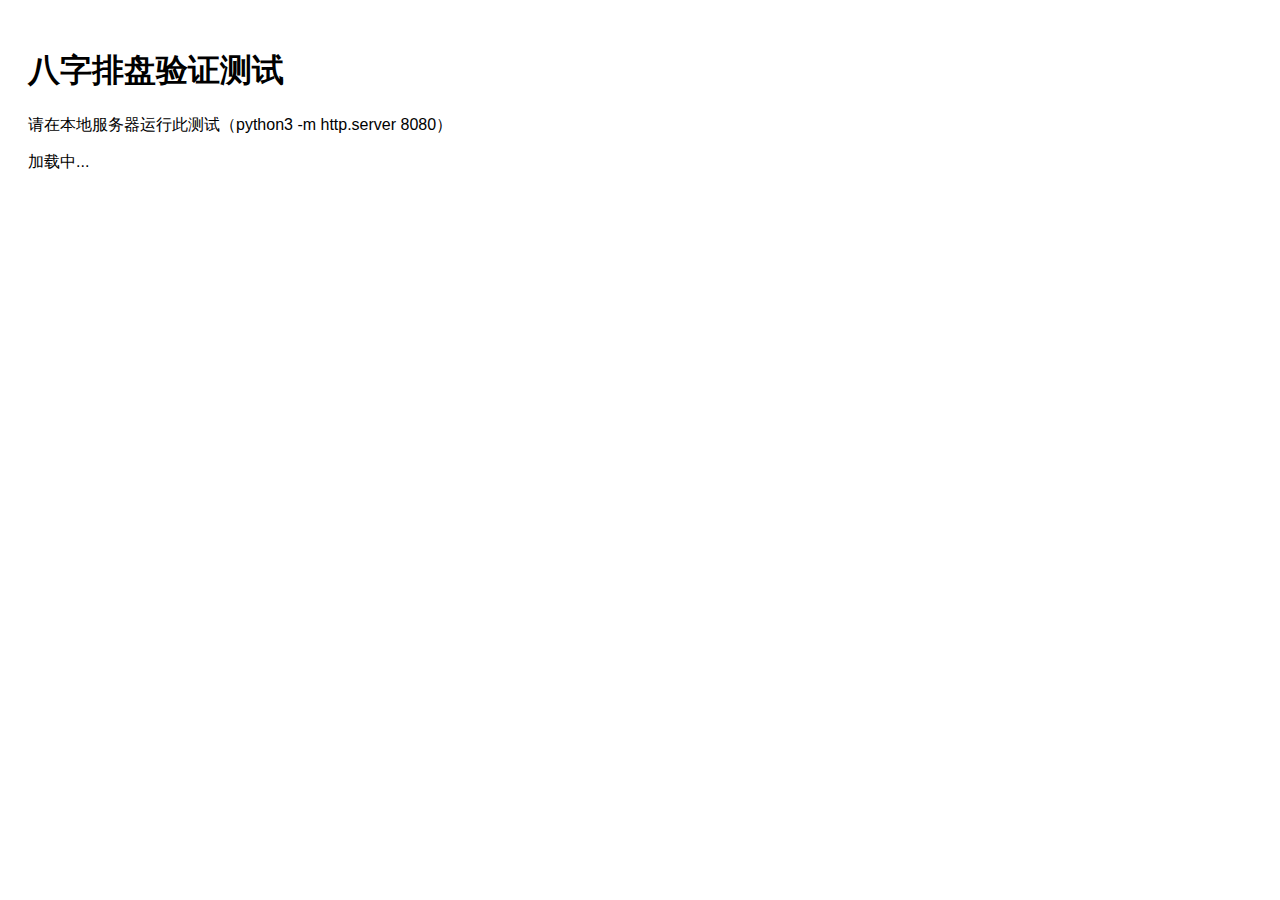
<file: test-bazi.html>
<!DOCTYPE html>
<html>
<head>
    <meta charset="UTF-8">
    <title>八字排盘测试</title>
    <style>
        body { font-family: sans-serif; padding: 20px; }
        table { border-collapse: collapse; margin: 20px 0; }
        td, th { border: 1px solid #ccc; padding: 8px; }
        .pass { background: #d4edda; }
        .fail { background: #f8d7da; }
        h2 { color: #333; }
    </style>
</head>
<body>
    <h1>八字排盘验证测试</h1>
    <p>请在本地服务器运行此测试（python3 -m http.server 8080）</p>
    <div id="results">加载中...</div>
    <script type="module">
        import ChineseCalendar from './js/core/calendar.js';

        // 经典测试案例（可验证的八字）
        const testCases = [
            // 基准日期验证
            {
                date: '1949-10-01',
                hour: 6,
                expectedYear: '己丑',
                expectedMonth: '癸酉',
                expectedDay: '甲子',
                note: '1949年10月1日应为甲子日（基准）'
            },
            // 立春前测试
            {
                date: '2024-02-03',
                hour: 6,
                expectedYear: '癸卯',
                note: '2024年2月3日立春前，还是癸卯年'
            },
            // 立春后测试
            {
                date: '2024-02-04',
                hour: 18,
                expectedYear: '甲辰',
                note: '2024年2月4日立春后，变为甲辰年'
            },
            // 2025年1月测试（还是甲辰年）
            {
                date: '2025-01-05',
                hour: 6,
                expectedYear: '甲辰',
                note: '2025年1月5日还是甲辰年（立春前）'
            },
            // 节气月份测试
            {
                date: '2024-03-05',
                hour: 6,
                expectedMonth: '丙寅',
                note: '2024年3月5日惊蛰前还是寅月'
            },
        ];

        let html = '<h2>测试结果</h2>';
        html += '<table><tr><th>日期</th><th>时辰</th><th>计算年柱</th><th>计算月柱</th><th>计算日柱</th><th>预期</th><th>备注</th></tr>';

        testCases.forEach(tc => {
            const birthDateTime = ChineseCalendar.buildBirthDateTime(tc.date, tc.hour);
            const { pillars, debug } = ChineseCalendar.calculateFourPillars(birthDateTime, tc.hour);

            const yearPillar = pillars.year.stem + pillars.year.branch;
            const monthPillar = pillars.month.stem + pillars.month.branch;
            const dayPillar = pillars.day.stem + pillars.day.branch;

            let expected = [];
            let pass = true;

            if (tc.expectedYear) {
                expected.push('年:' + tc.expectedYear);
                if (yearPillar !== tc.expectedYear) pass = false;
            }
            if (tc.expectedMonth) {
                expected.push('月:' + tc.expectedMonth);
                if (monthPillar !== tc.expectedMonth) pass = false;
            }
            if (tc.expectedDay) {
                expected.push('日:' + tc.expectedDay);
                if (dayPillar !== tc.expectedDay) pass = false;
            }

            const rowClass = pass ? 'pass' : 'fail';

            html += '<tr class="' + rowClass + '">';
            html += '<td>' + tc.date + '</td>';
            html += '<td>' + tc.hour + '</td>';
            html += '<td>' + yearPillar + '</td>';
            html += '<td>' + monthPillar + '</td>';
            html += '<td>' + dayPillar + '</td>';
            html += '<td>' + expected.join(', ') + '</td>';
            html += '<td>' + tc.note + '<br>命理年:' + debug.mingLiYear + ', 立春前:' + debug.isBeforeLiChun + '</td>';
            html += '</tr>';
        });

        html += '</table>';

        // 今天的日柱
        const today = new Date();
        const todayPillar = ChineseCalendar.getDayPillar(today);
        html += '<h2>今日日柱验证</h2>';
        html += '<p>今天 (' + today.toLocaleDateString() + ') 日柱: <strong>' + todayPillar.stem + todayPillar.branch + '</strong></p>';
        html += '<p>请与万年历对比验证！</p>';

        // 用户自定义测试
        html += '<h2>自定义测试</h2>';
        html += '<p>出生日期: <input type="date" id="testDate" value="1990-01-01"></p>';
        html += '<p>时辰: <select id="testHour">';
        const hours = ['子时(23-1)', '丑时(1-3)', '寅时(3-5)', '卯时(5-7)', '辰时(7-9)', '巳时(9-11)', '午时(11-13)', '未时(13-15)', '申时(15-17)', '酉时(17-19)', '戌时(19-21)', '亥时(21-23)'];
        hours.forEach((h, i) => {
            html += '<option value="' + i + '">' + h + '</option>';
        });
        html += '</select></p>';
        html += '<button onclick="testCustom()">计算八字</button>';
        html += '<div id="customResult"></div>';

        document.getElementById('results').innerHTML = html;

        // 自定义测试函数
        window.testCustom = function() {
            const dateStr = document.getElementById('testDate').value;
            const hourIdx = parseInt(document.getElementById('testHour').value);

            const birthDateTime = ChineseCalendar.buildBirthDateTime(dateStr, hourIdx);
            const { pillars, debug } = ChineseCalendar.calculateFourPillars(birthDateTime, hourIdx);

            let result = '<h3>八字结果</h3>';
            result += '<table><tr><th>年柱</th><th>月柱</th><th>日柱</th><th>时柱</th></tr>';
            result += '<tr>';
            result += '<td>' + pillars.year.stem + pillars.year.branch + '</td>';
            result += '<td>' + pillars.month.stem + pillars.month.branch + '</td>';
            result += '<td>' + pillars.day.stem + pillars.day.branch + '</td>';
            result += '<td>' + pillars.hour.stem + pillars.hour.branch + '</td>';
            result += '</tr></table>';

            result += '<h4>调试信息</h4>';
            result += '<pre>' + JSON.stringify(debug, null, 2) + '</pre>';

            document.getElementById('customResult').innerHTML = result;
        };
    </script>
</body>
</html>
</file>
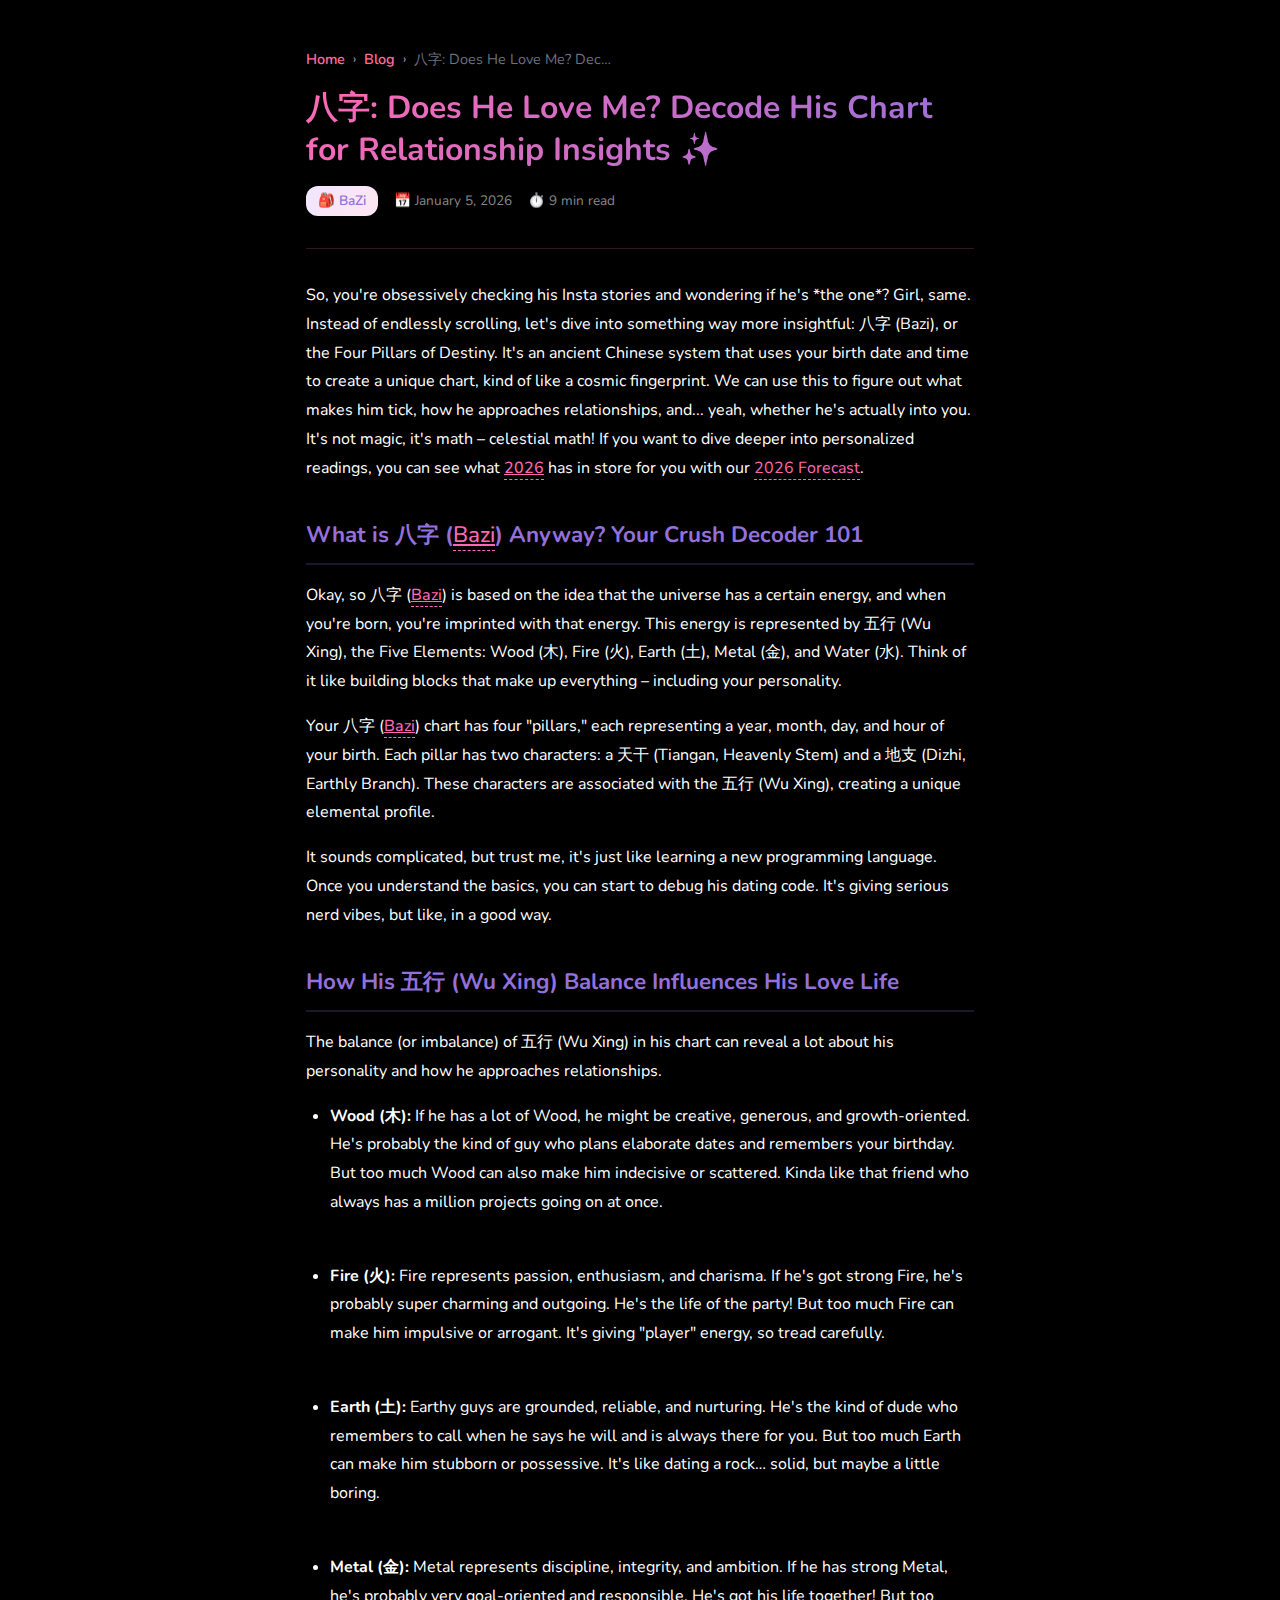
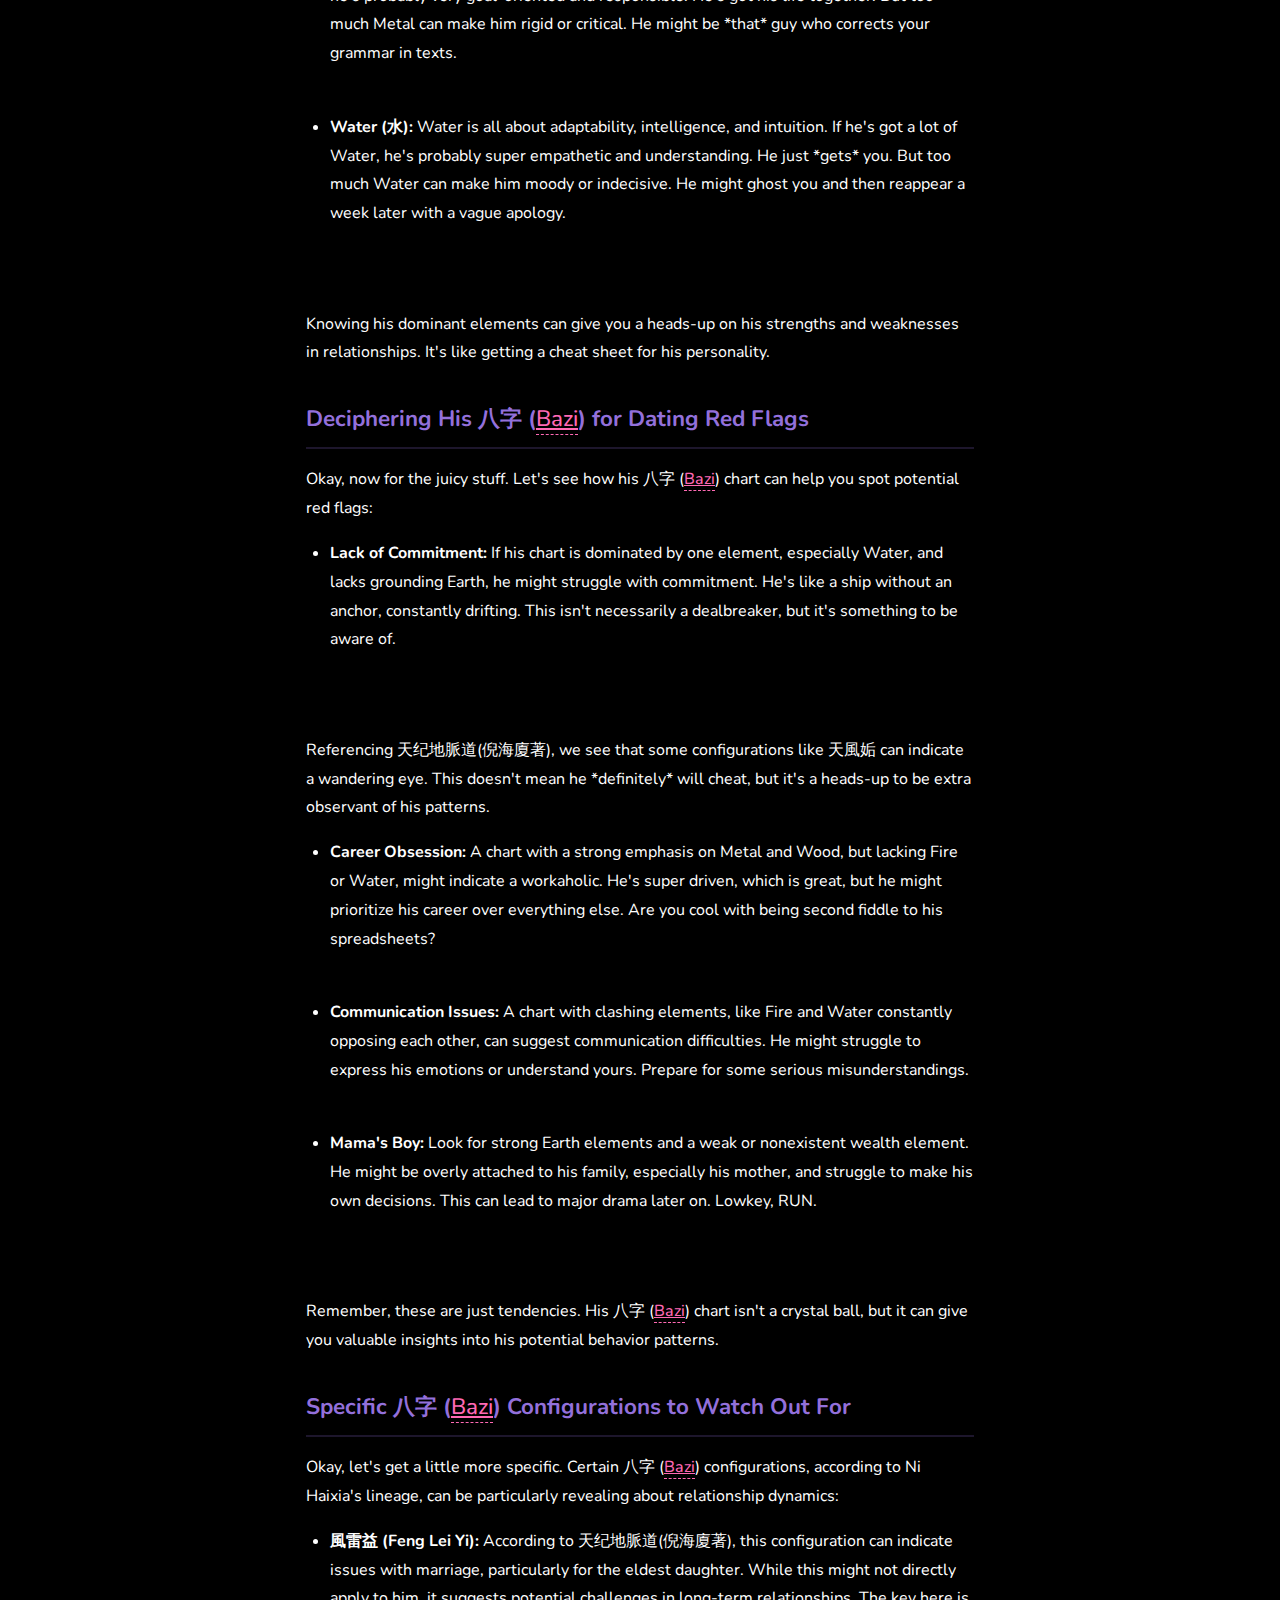
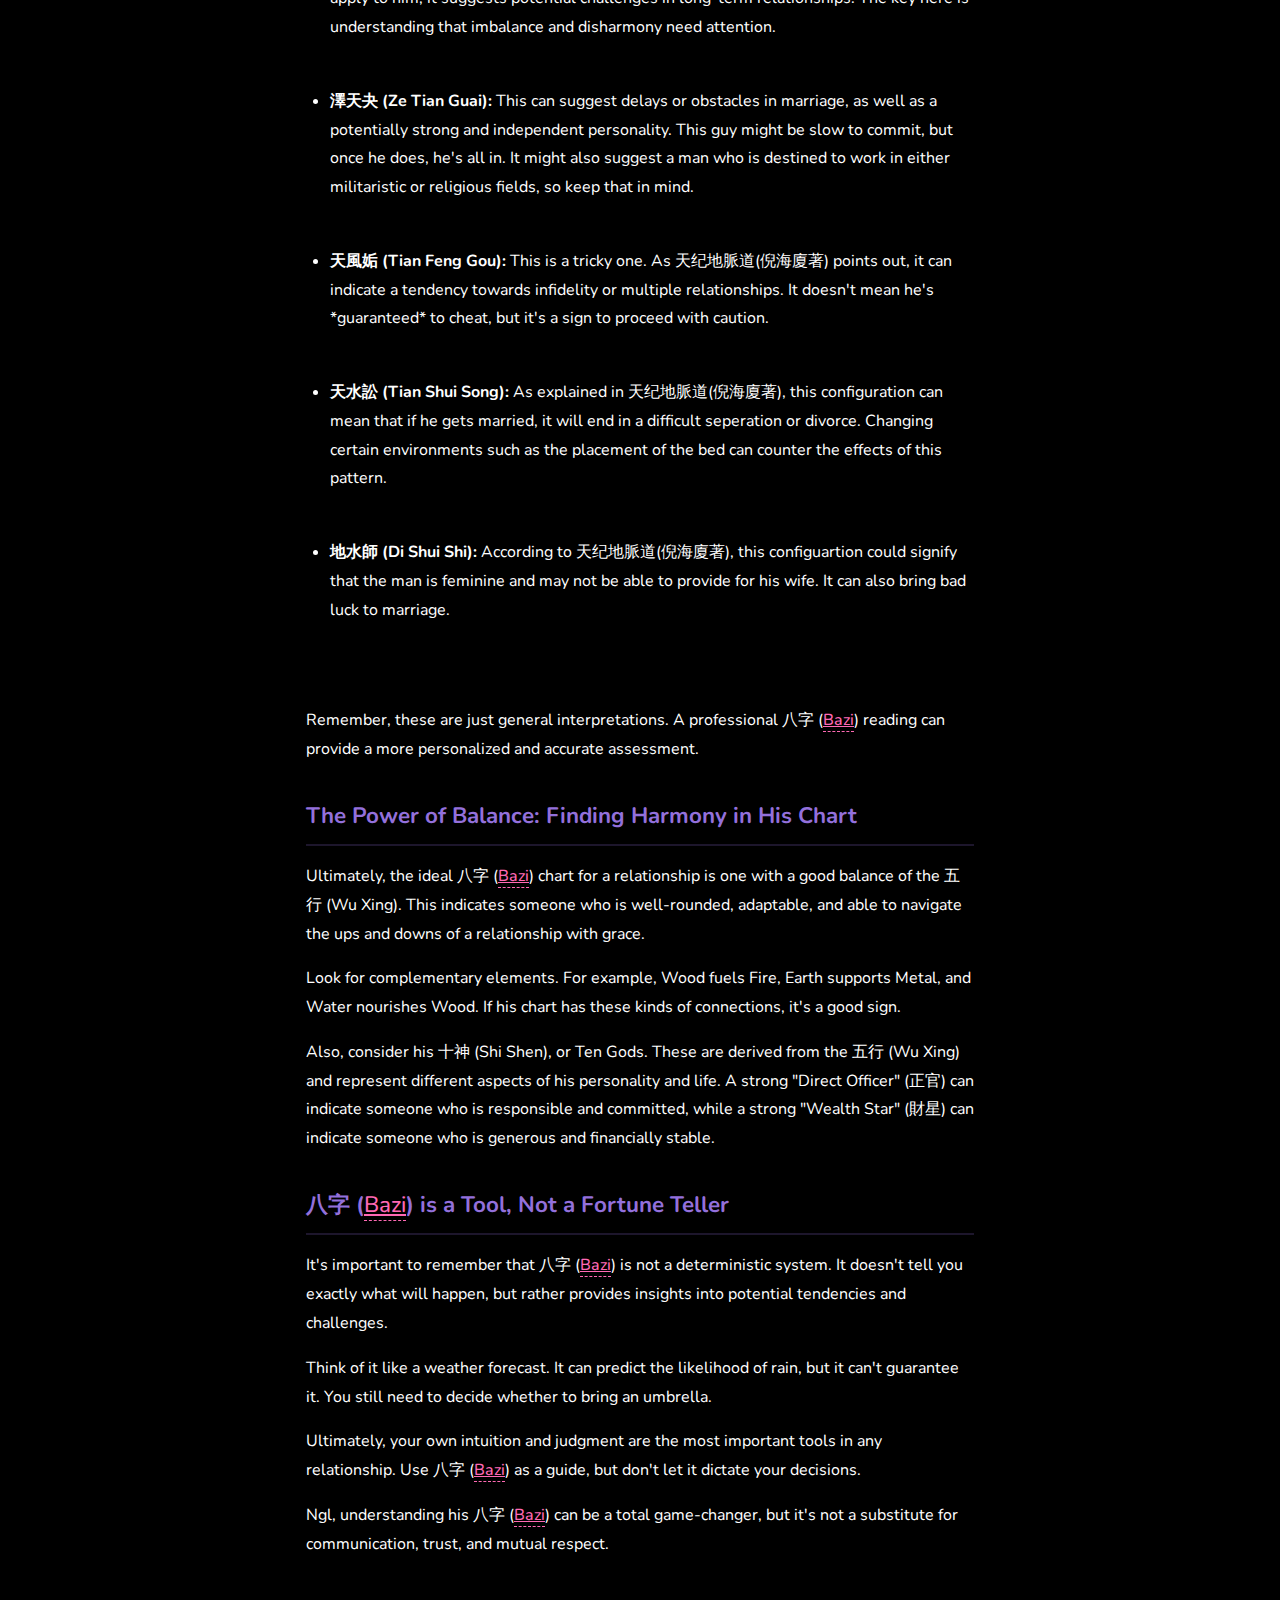
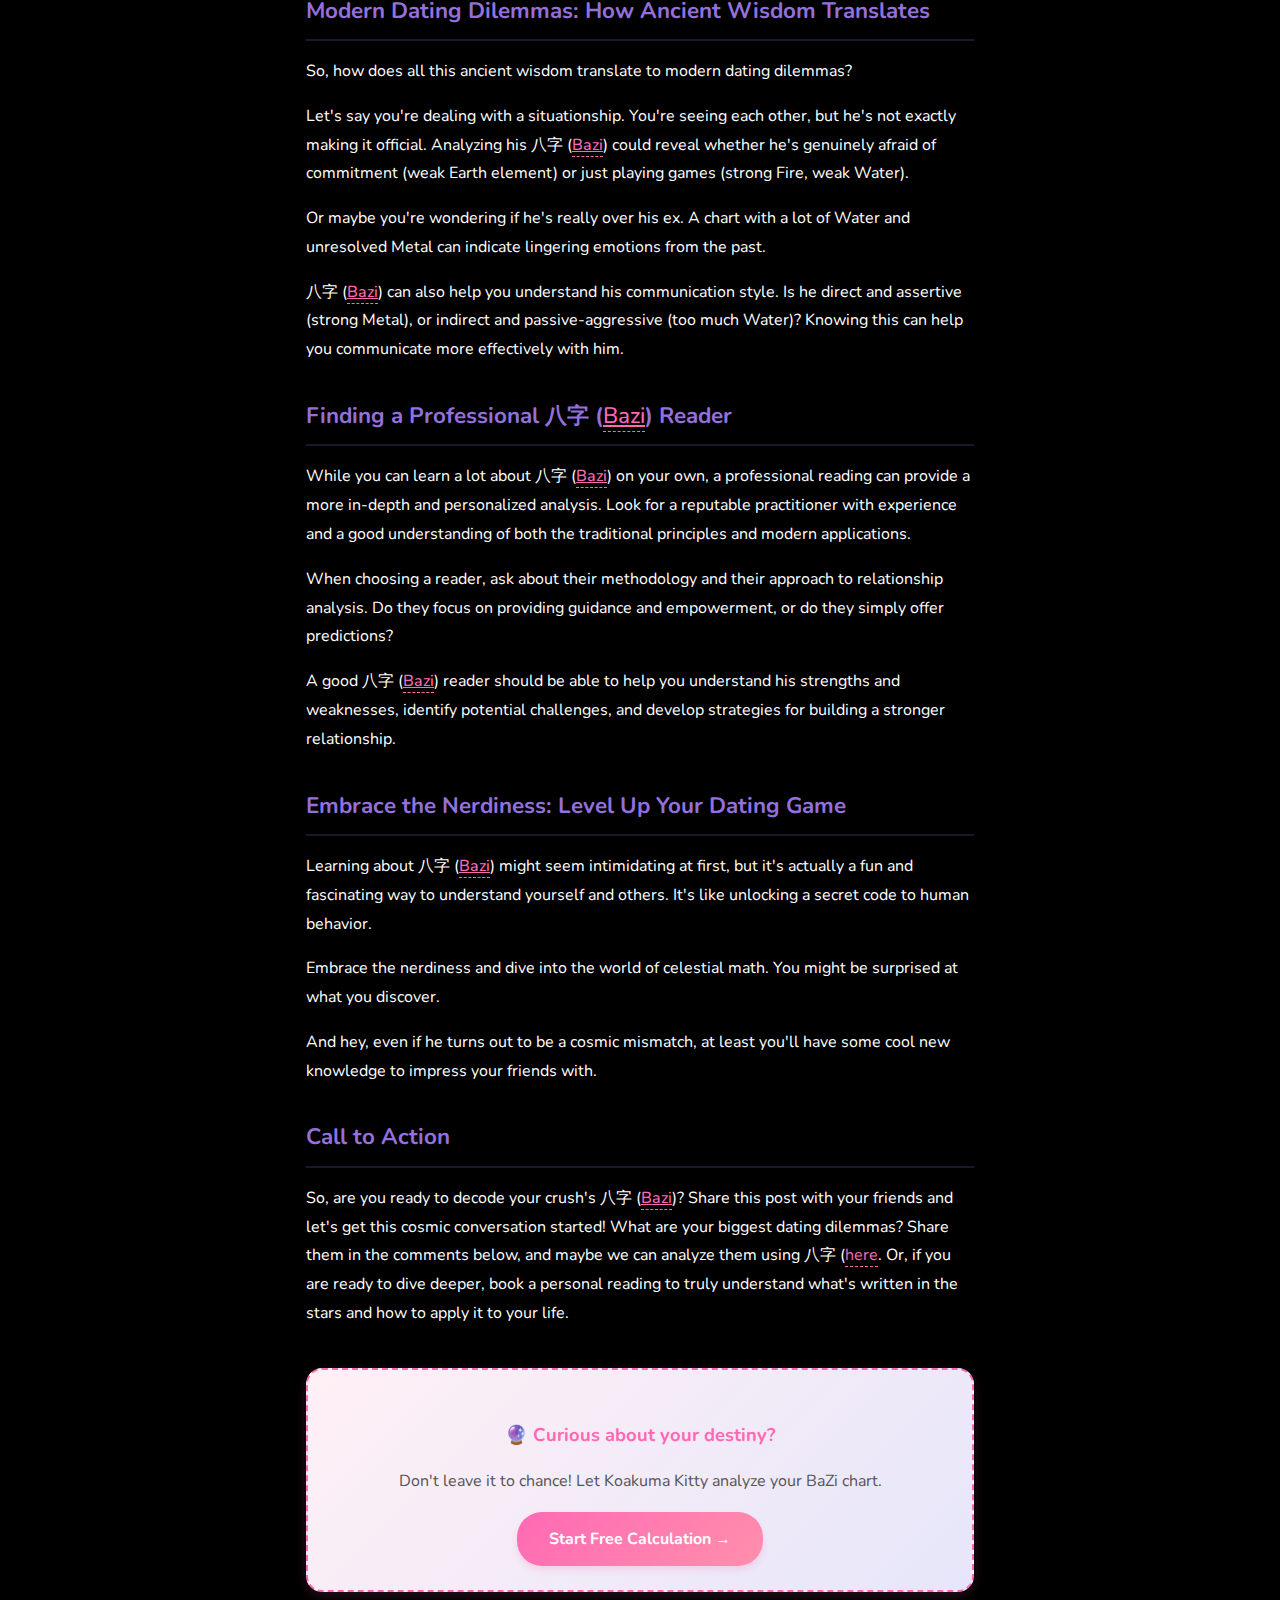
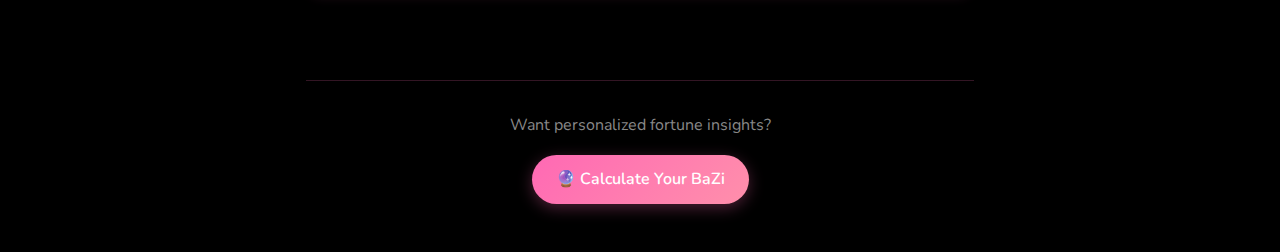
<file: blog/posts/-does-he-love-me-decode-his-chart-for-relationship-insights-.html>
<!DOCTYPE html>
<html lang="en">

<head>
    <meta charset="UTF-8">
    <meta name="viewport" content="width=device-width, initial-scale=1.0">
    <title>八字: Does He Love Me? Decode His Chart for Relationship Insights ✨ | Koakuma Kitty Blog</title>
    <meta name="description" content="So, you're obsessively checking his Insta stories and wondering if he's the one? Girl, same. Instead of endlessly scrolling, let's dive into something way ...">
    <link rel="canonical" href="https://koakumakitty.com/blog/posts/-does-he-love-me-decode-his-chart-for-relationship-insights-.html" />

    <meta property="og:title" content="八字: Does He Love Me? Decode His Chart for Relationship Insights ✨">
    <meta property="og:description" content="So, you're obsessively checking his Insta stories and wondering if he's the one? Girl, same. Instead">
    <meta property="og:url" content="https://koakumakitty.com/blog/posts/-does-he-love-me-decode-his-chart-for-relationship-insights-.html">
    <meta property="og:image" content="https://koakumakitty.com/images/kitty-icon.jpg">
    <meta property="og:type" content="article">

    <link rel="icon" type="image/png" href="../../images/favicon.png">
    <link rel="stylesheet" href="../../css/styles.css">

    <!-- Article Schema -->
    <script type="application/ld+json">
{
  "@context": "https://schema.org",
  "@type": "Article",
  "headline": "八字: Does He Love Me? Decode His Chart for Relationship Insights ✨",
  "datePublished": "2026-01-05",
  "dateModified": "2026-01-05",
  "author": {
    "@type": "Person",
    "name": "Koakuma Kitty"
  },
  "publisher": {
    "@type": "Organization",
    "name": "Koakuma Kitty",
    "url": "https://koakumakitty.com",
    "logo": {
      "@type": "ImageObject",
      "url": "https://koakumakitty.com/images/kitty-icon.jpg"
    }
  },
  "description": "So, you're obsessively checking his Insta stories and wondering if he's the one? Girl, same. Instead of endlessly scrolling, let's dive into something way ...",
  "mainEntityOfPage": {
    "@type": "WebPage",
    "@id": "https://koakumakitty.com/blog/posts/-does-he-love-me-decode-his-chart-for-relationship-insights-.html"
  },
  "image": "https://koakumakitty.com/images/kitty-icon.jpg"
}
    </script>

    <style>
        .article-header {
            padding: 2rem 0;
            border-bottom: 1px solid rgba(255,105,180,0.2);
            margin-bottom: 2rem;
        }

        .article-header .back-link {
            display: inline-flex;
            align-items: center;
            gap: 0.5rem;
            color: #ff69b4;
            text-decoration: none;
            font-size: 0.9rem;
            margin-bottom: 1.5rem;
        }

        .article-header .back-link:hover {
            text-decoration: underline;
        }

        .article-header h1 {
            font-size: 2rem;
            background: linear-gradient(135deg, #ff69b4, #9370db);
            -webkit-background-clip: text;
            -webkit-text-fill-color: transparent;
            background-clip: text;
            margin: 0 0 1rem 0;
            line-height: 1.3;
        }

        .article-meta {
            display: flex;
            flex-wrap: wrap;
            gap: 1rem;
            align-items: center;
            font-size: 0.85rem;
            color: #888;
        }

        .article-meta .tag {
            background: linear-gradient(135deg, #f0e6ff, #ffe6f0);
            color: #9370db;
            padding: 0.25rem 0.75rem;
            border-radius: 12px;
            font-weight: 600;
        }

        .article-content {
            padding: 0 0 3rem;
            line-height: 1.8;
            color: #fff;
        }

        .article-content h2 {
            font-size: 1.4rem;
            color: #9370db;
            margin: 2rem 0 1rem;
            padding-bottom: 0.5rem;
            border-bottom: 2px solid rgba(147,112,219,0.2);
        }

        .article-content h3 {
            font-size: 1.15rem;
            color: #ff69b4;
            margin: 1.5rem 0 0.75rem;
        }

        .article-content p {
            margin: 1rem 0;
        }

        .article-content ul, .article-content ol {
            margin: 1rem 0;
            padding-left: 1.5rem;
        }

        .article-content li {
            margin: 0.5rem 0;
        }

        .article-content a {
            color: #ff69b4;
            text-decoration: none;
            border-bottom: 1px dashed #ff69b4;
            transition: all 0.2s ease;
        }

        .article-content a:hover {
            color: #00d4ff;
            border-bottom-color: #00d4ff;
        }

        .article-content blockquote {
            background: linear-gradient(135deg, #fff8fc, #f8f0ff);
            border-left: 4px solid #ff69b4;
            padding: 1rem 1.5rem;
            margin: 1.5rem 0;
            border-radius: 0 12px 12px 0;
            font-style: italic;
            color: #666;
        }

        .article-footer {
            border-top: 1px solid rgba(255,105,180,0.2);
            padding: 2rem 0;
            text-align: center;
        }

        .article-footer .cta-btn {
            display: inline-flex;
            align-items: center;
            gap: 0.5rem;
            background: linear-gradient(135deg, #ff69b4, #ff8fab);
            color: white;
            padding: 0.75rem 1.5rem;
            border-radius: 25px;
            text-decoration: none;
            font-weight: 600;
            transition: all 0.2s ease;
            box-shadow: 0 4px 15px rgba(255,105,180,0.3);
        }

        .article-footer .cta-btn:hover {
            transform: translateY(-2px);
            box-shadow: 0 6px 20px rgba(255,105,180,0.4);
        }

        @media (max-width: 600px) {
            .article-header h1 {
                font-size: 1.5rem;
            }
        }
    </style>
</head>

<body>
    <div class="container">
        <article>
            <header class="article-header">
                <a href="/blog/" class="back-link">← Back to Blog</a>
                <h1>八字: Does He Love Me? Decode His Chart for Relationship Insights ✨</h1>
                <div class="article-meta">
                    <span class="tag">🎒 BaZi</span>
                    <span>📅 January 5, 2026</span>
                    <span>⏱️ 9 min read</span>
                </div>
            </header>

            <div class="article-content">
<p>So, you're obsessively checking his Insta stories and wondering if he's *the one*? Girl, same. Instead of endlessly scrolling, let's dive into something way more insightful: 八字 (Bazi), or the Four Pillars of Destiny. It's an ancient Chinese system that uses your birth date and time to create a unique chart, kind of like a cosmic fingerprint. We can use this to figure out what makes him tick, how he approaches relationships, and... yeah, whether he's actually into you. It's not magic, it's math – celestial math! If you want to dive deeper into personalized readings, you can see what 2026 has in store for you with our <a href="https://koakumakitty.com/#yearly2026" target="_blank" rel="noopener noreferrer">2026 Forecast</a>.</p>

<h2>What is 八字 (Bazi) Anyway? Your Crush Decoder 101</h2>

<p>Okay, so 八字 (Bazi) is based on the idea that the universe has a certain energy, and when you're born, you're imprinted with that energy. This energy is represented by 五行 (Wu Xing), the Five Elements: Wood (木), Fire (火), Earth (土), Metal (金), and Water (水). Think of it like building blocks that make up everything – including your personality.</p>

<p>Your 八字 (Bazi) chart has four "pillars," each representing a year, month, day, and hour of your birth. Each pillar has two characters: a 天干 (Tiangan, Heavenly Stem) and a 地支 (Dizhi, Earthly Branch). These characters are associated with the 五行 (Wu Xing), creating a unique elemental profile.</p>

<p>It sounds complicated, but trust me, it's just like learning a new programming language. Once you understand the basics, you can start to debug his dating code. It's giving serious nerd vibes, but like, in a good way.</p>

<h2>How His 五行 (Wu Xing) Balance Influences His Love Life</h2>

<p>The balance (or imbalance) of 五行 (Wu Xing) in his chart can reveal a lot about his personality and how he approaches relationships.<br><ul><li><strong>Wood (木):</strong> If he has a lot of Wood, he might be creative, generous, and growth-oriented. He's probably the kind of guy who plans elaborate dates and remembers your birthday. But too much Wood can also make him indecisive or scattered. Kinda like that friend who always has a million projects going on at once.</li><br><li><strong>Fire (火):</strong> Fire represents passion, enthusiasm, and charisma. If he's got strong Fire, he's probably super charming and outgoing. He's the life of the party! But too much Fire can make him impulsive or arrogant. It's giving "player" energy, so tread carefully.</li><br><li><strong>Earth (土):</strong> Earthy guys are grounded, reliable, and nurturing. He's the kind of dude who remembers to call when he says he will and is always there for you. But too much Earth can make him stubborn or possessive. It's like dating a rock… solid, but maybe a little boring.</li><br><li><strong>Metal (金):</strong> Metal represents discipline, integrity, and ambition. If he has strong Metal, he's probably very goal-oriented and responsible. He's got his life together! But too much Metal can make him rigid or critical. He might be *that* guy who corrects your grammar in texts.</li><br><li><strong>Water (水):</strong> Water is all about adaptability, intelligence, and intuition. If he's got a lot of Water, he's probably super empathetic and understanding. He just *gets* you. But too much Water can make him moody or indecisive. He might ghost you and then reappear a week later with a vague apology.</li><br></ul><br>Knowing his dominant elements can give you a heads-up on his strengths and weaknesses in relationships. It's like getting a cheat sheet for his personality.</p>

<h2>Deciphering His 八字 (Bazi) for Dating Red Flags</h2>

<p>Okay, now for the juicy stuff. Let's see how his 八字 (Bazi) chart can help you spot potential red flags:<br><ul><li><strong>Lack of Commitment:</strong> If his chart is dominated by one element, especially Water, and lacks grounding Earth, he might struggle with commitment. He's like a ship without an anchor, constantly drifting. This isn't necessarily a dealbreaker, but it's something to be aware of.</li><br></ul><br>Referencing 天纪地脈道(倪海廈著), we see that some configurations like 天風姤 can indicate a wandering eye. This doesn't mean he *definitely* will cheat, but it's a heads-up to be extra observant of his patterns.<br><ul><li><strong>Career Obsession:</strong> A chart with a strong emphasis on Metal and Wood, but lacking Fire or Water, might indicate a workaholic. He's super driven, which is great, but he might prioritize his career over everything else. Are you cool with being second fiddle to his spreadsheets?</li><br><li><strong>Communication Issues:</strong> A chart with clashing elements, like Fire and Water constantly opposing each other, can suggest communication difficulties. He might struggle to express his emotions or understand yours. Prepare for some serious misunderstandings.</li><br><li><strong>Mama's Boy:</strong> Look for strong Earth elements and a weak or nonexistent wealth element. He might be overly attached to his family, especially his mother, and struggle to make his own decisions. This can lead to major drama later on. Lowkey, RUN.</li><br></ul><br>Remember, these are just tendencies. His 八字 (Bazi) chart isn't a crystal ball, but it can give you valuable insights into his potential behavior patterns.</p>

<h2>Specific 八字 (Bazi) Configurations to Watch Out For</h2>

<p>Okay, let's get a little more specific. Certain 八字 (Bazi) configurations, according to Ni Haixia's lineage, can be particularly revealing about relationship dynamics:<br><ul><li><strong>風雷益 (Feng Lei Yi):</strong> According to 天纪地脈道(倪海廈著), this configuration can indicate issues with marriage, particularly for the eldest daughter. While this might not directly apply to him, it suggests potential challenges in long-term relationships. The key here is understanding that imbalance and disharmony need attention.</li><br><li><strong>澤天夬 (Ze Tian Guai):</strong> This can suggest delays or obstacles in marriage, as well as a potentially strong and independent personality. This guy might be slow to commit, but once he does, he's all in. It might also suggest a man who is destined to work in either militaristic or religious fields, so keep that in mind.</li><br><li><strong>天風姤 (Tian Feng Gou):</strong> This is a tricky one. As 天纪地脈道(倪海廈著) points out, it can indicate a tendency towards infidelity or multiple relationships. It doesn't mean he's *guaranteed* to cheat, but it's a sign to proceed with caution.</li><br><li><strong>天水訟 (Tian Shui Song):</strong> As explained in 天纪地脈道(倪海廈著), this configuration can mean that if he gets married, it will end in a difficult seperation or divorce. Changing certain environments such as the placement of the bed can counter the effects of this pattern.</li><br><li><strong>地水師 (Di Shui Shi):</strong> According to 天纪地脈道(倪海廈著), this configuartion could signify that the man is feminine and may not be able to provide for his wife. It can also bring bad luck to marriage.</li><br></ul><br>Remember, these are just general interpretations. A professional 八字 (Bazi) reading can provide a more personalized and accurate assessment.</p>

<h2>The Power of Balance: Finding Harmony in His Chart</h2>

<p>Ultimately, the ideal 八字 (Bazi) chart for a relationship is one with a good balance of the 五行 (Wu Xing). This indicates someone who is well-rounded, adaptable, and able to navigate the ups and downs of a relationship with grace.</p>

<p>Look for complementary elements. For example, Wood fuels Fire, Earth supports Metal, and Water nourishes Wood. If his chart has these kinds of connections, it's a good sign.</p>

<p>Also, consider his 十神 (Shi Shen), or Ten Gods. These are derived from the 五行 (Wu Xing) and represent different aspects of his personality and life. A strong "Direct Officer" (正官) can indicate someone who is responsible and committed, while a strong "Wealth Star" (財星) can indicate someone who is generous and financially stable.</p>

<h2>八字 (Bazi) is a Tool, Not a Fortune Teller</h2>

<p>It's important to remember that 八字 (Bazi) is not a deterministic system. It doesn't tell you exactly what will happen, but rather provides insights into potential tendencies and challenges.</p>

<p>Think of it like a weather forecast. It can predict the likelihood of rain, but it can't guarantee it. You still need to decide whether to bring an umbrella.</p>

<p>Ultimately, your own intuition and judgment are the most important tools in any relationship. Use 八字 (Bazi) as a guide, but don't let it dictate your decisions.</p>

<p>Ngl, understanding his 八字 (Bazi) can be a total game-changer, but it's not a substitute for communication, trust, and mutual respect.</p>

<h2>Modern Dating Dilemmas: How Ancient Wisdom Translates</h2>

<p>So, how does all this ancient wisdom translate to modern dating dilemmas?</p>

<p>Let's say you're dealing with a situationship. You're seeing each other, but he's not exactly making it official. Analyzing his 八字 (Bazi) could reveal whether he's genuinely afraid of commitment (weak Earth element) or just playing games (strong Fire, weak Water).</p>

<p>Or maybe you're wondering if he's really over his ex. A chart with a lot of Water and unresolved Metal can indicate lingering emotions from the past.</p>

<p>八字 (Bazi) can also help you understand his communication style. Is he direct and assertive (strong Metal), or indirect and passive-aggressive (too much Water)? Knowing this can help you communicate more effectively with him.</p>

<h2>Finding a Professional 八字 (Bazi) Reader</h2>

<p>While you can learn a lot about 八字 (Bazi) on your own, a professional reading can provide a more in-depth and personalized analysis. Look for a reputable practitioner with experience and a good understanding of both the traditional principles and modern applications.</p>

<p>When choosing a reader, ask about their methodology and their approach to relationship analysis. Do they focus on providing guidance and empowerment, or do they simply offer predictions?</p>

<p>A good 八字 (Bazi) reader should be able to help you understand his strengths and weaknesses, identify potential challenges, and develop strategies for building a stronger relationship.</p>

<h2>Embrace the Nerdiness: Level Up Your Dating Game</h2>

<p>Learning about 八字 (Bazi) might seem intimidating at first, but it's actually a fun and fascinating way to understand yourself and others. It's like unlocking a secret code to human behavior.</p>

<p>Embrace the nerdiness and dive into the world of celestial math. You might be surprised at what you discover.</p>

<p>And hey, even if he turns out to be a cosmic mismatch, at least you'll have some cool new knowledge to impress your friends with.</p>

<h2>Call to Action</h2>

<p>So, are you ready to decode your crush's 八字 (Bazi)? Share this post with your friends and let's get this cosmic conversation started! What are your biggest dating dilemmas? Share them in the comments below, and maybe we can analyze them using 八字 (Bazi) principles. If you're curious if you and your person are cosmically compatible? Check your match <a href="https://koakumakitty.com/#marriage" target="_blank" rel="noopener noreferrer">here</a>. Or, if you are ready to dive deeper, book a personal reading to truly understand what's written in the stars and how to apply it to your life.</p>
            </div>

            <footer class="article-footer">
                <p style="margin-bottom: 1rem; color: #888;">Want personalized fortune insights?</p>
                <a href="/en/#bazi" class="cta-btn">🔮 Calculate Your BaZi</a>
            </footer>
        </article>
    </div>
    <script type="module" src="../../js/core/seo-automator.js"></script>
</body>

</html>
</file>
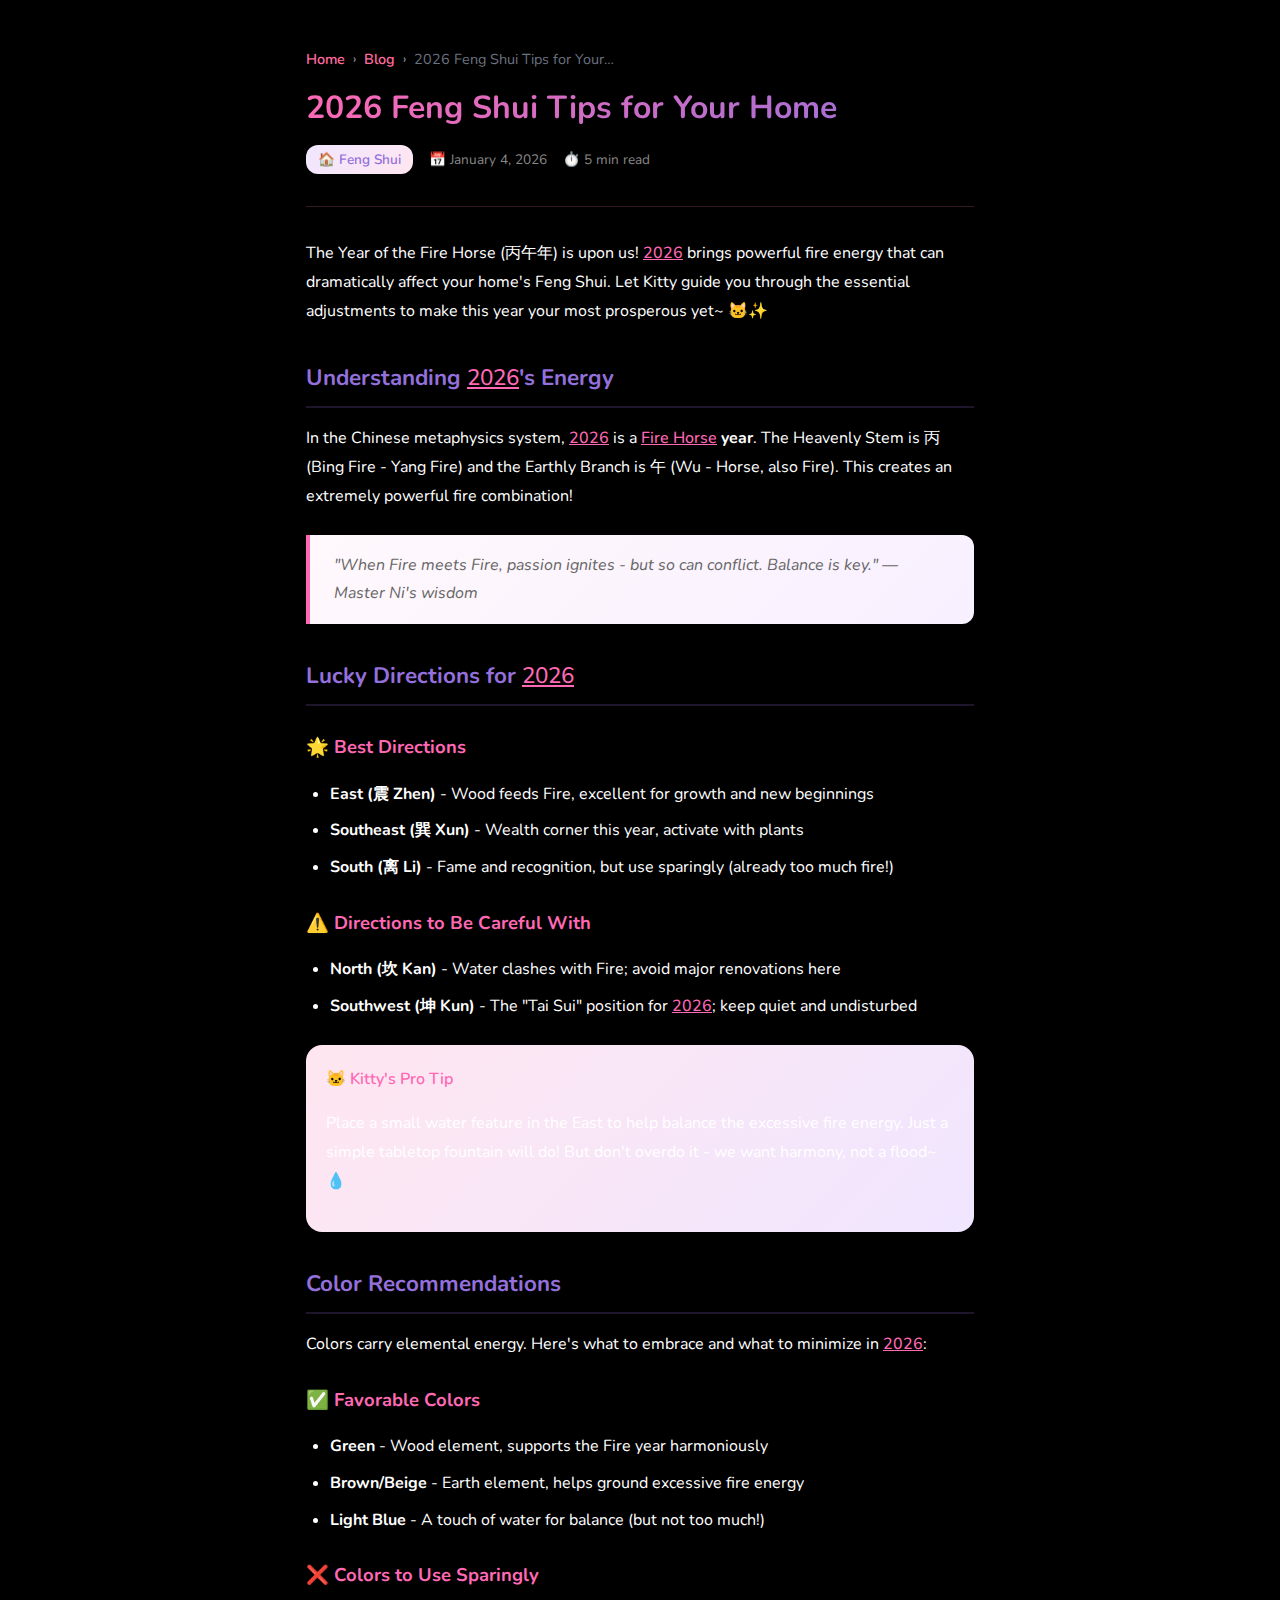
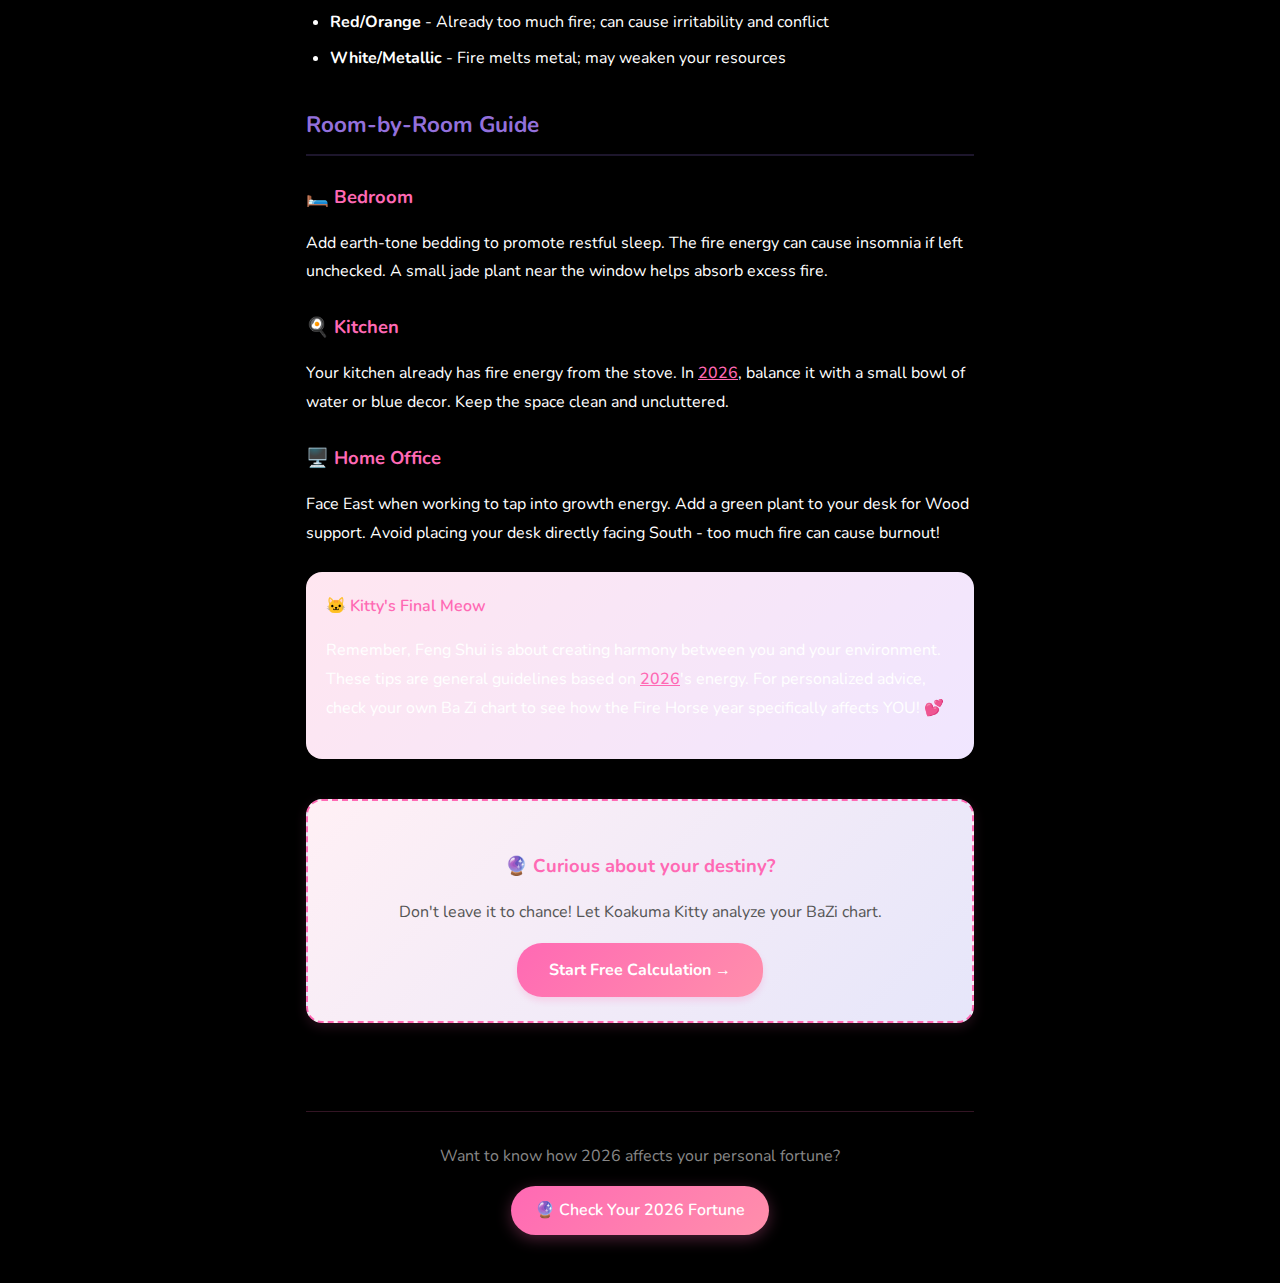
<file: blog/posts/2026-feng-shui-home-tips.html>
<!DOCTYPE html>
<html lang="en">

<head>
    <meta charset="UTF-8">
    <meta name="viewport" content="width=device-width, initial-scale=1.0">
    <title>2026 Feng Shui Tips for Your Home | Koakuma Kitty Blog</title>
    <meta name="description" content="Discover the best directions and colors for the Year of the Fire Horse to attract wealth, health, and harmony into your living space.">
    <link rel="canonical" href="https://koakumakitty.com/blog/posts/2026-feng-shui-home-tips.html" />
    
    <meta property="og:title" content="2026 Feng Shui Tips for Your Home">
    <meta property="og:description" content="Discover the best directions and colors for the Year of the Fire Horse.">
    <meta property="og:url" content="https://koakumakitty.com/blog/posts/2026-feng-shui-home-tips.html">
    <meta property="og:image" content="https://koakumakitty.com/images/kitty-icon.jpg">
    <meta property="og:type" content="article">

    <link rel="icon" type="image/png" href="../../images/favicon.png">
    <link rel="stylesheet" href="../../css/styles.css">
    
    <style>
        .article-header {
            padding: 2rem 0;
            border-bottom: 1px solid rgba(255,105,180,0.2);
            margin-bottom: 2rem;
        }
        
        .article-header .back-link {
            display: inline-flex;
            align-items: center;
            gap: 0.5rem;
            color: #ff69b4;
            text-decoration: none;
            font-size: 0.9rem;
            margin-bottom: 1.5rem;
        }
        
        .article-header .back-link:hover {
            text-decoration: underline;
        }
        
        .article-header h1 {
            font-size: 2rem;
            background: linear-gradient(135deg, #ff69b4, #9370db);
            -webkit-background-clip: text;
            -webkit-text-fill-color: transparent;
            background-clip: text;
            margin: 0 0 1rem 0;
            line-height: 1.3;
        }
        
        .article-meta {
            display: flex;
            flex-wrap: wrap;
            gap: 1rem;
            align-items: center;
            font-size: 0.85rem;
            color: #888;
        }
        
        .article-meta .tag {
            background: linear-gradient(135deg, #f0e6ff, #ffe6f0);
            color: #9370db;
            padding: 0.25rem 0.75rem;
            border-radius: 12px;
            font-weight: 600;
        }
        
        .article-content {
            padding: 0 0 3rem;
            line-height: 1.8;
            color: #fff;
        }
        
        .article-content h2 {
            font-size: 1.4rem;
            color: #9370db;
            margin: 2rem 0 1rem;
            padding-bottom: 0.5rem;
            border-bottom: 2px solid rgba(147,112,219,0.2);
        }
        
        .article-content h3 {
            font-size: 1.15rem;
            color: #ff69b4;
            margin: 1.5rem 0 0.75rem;
        }
        
        .article-content p {
            margin: 1rem 0;
        }
        
        .article-content ul, .article-content ol {
            margin: 1rem 0;
            padding-left: 1.5rem;
        }
        
        .article-content li {
            margin: 0.5rem 0;
        }
        
        .article-content blockquote {
            background: linear-gradient(135deg, #fff8fc, #f8f0ff);
            border-left: 4px solid #ff69b4;
            padding: 1rem 1.5rem;
            margin: 1.5rem 0;
            border-radius: 0 12px 12px 0;
            font-style: italic;
            color: #666;
        }
        
        .kitty-tip {
            background: linear-gradient(135deg, #ffe6f0, #f0e6ff);
            border-radius: 16px;
            padding: 1.25rem;
            margin: 1.5rem 0;
        }
        
        .kitty-tip .tip-header {
            font-weight: 600;
            color: #ff69b4;
            margin-bottom: 0.5rem;
        }
        
        .article-footer {
            border-top: 1px solid rgba(255,105,180,0.2);
            padding: 2rem 0;
            text-align: center;
        }
        
        .article-footer .cta-btn {
            display: inline-flex;
            align-items: center;
            gap: 0.5rem;
            background: linear-gradient(135deg, #ff69b4, #ff8fab);
            color: white;
            padding: 0.75rem 1.5rem;
            border-radius: 25px;
            text-decoration: none;
            font-weight: 600;
            transition: all 0.2s ease;
            box-shadow: 0 4px 15px rgba(255,105,180,0.3);
        }
        
        .article-footer .cta-btn:hover {
            transform: translateY(-2px);
            box-shadow: 0 6px 20px rgba(255,105,180,0.4);
        }
        
        @media (max-width: 600px) {
            .article-header h1 {
                font-size: 1.5rem;
            }
        }
    </style>
</head>

<body>
    <div class="container">
        <article>
            <header class="article-header">
                <a href="/blog/" class="back-link">← Back to Blog</a>
                <h1>2026 Feng Shui Tips for Your Home</h1>
                <div class="article-meta">
                    <span class="tag">🏠 Feng Shui</span>
                    <span>📅 January 4, 2026</span>
                    <span>⏱️ 5 min read</span>
                </div>
            </header>
            
            <div class="article-content">
                <p>The Year of the Fire Horse (丙午年) is upon us! 2026 brings powerful fire energy that can dramatically affect your home's Feng Shui. Let Kitty guide you through the essential adjustments to make this year your most prosperous yet~ 🐱✨</p>
                
                <h2>Understanding 2026's Energy</h2>
                <p>In the Chinese metaphysics system, 2026 is a <strong>Fire Horse year</strong>. The Heavenly Stem is 丙 (Bing Fire - Yang Fire) and the Earthly Branch is 午 (Wu - Horse, also Fire). This creates an extremely powerful fire combination!</p>
                
                <blockquote>
                    "When Fire meets Fire, passion ignites - but so can conflict. Balance is key." — Master Ni's wisdom
                </blockquote>
                
                <h2>Lucky Directions for 2026</h2>
                
                <h3>🌟 Best Directions</h3>
                <ul>
                    <li><strong>East (震 Zhen)</strong> - Wood feeds Fire, excellent for growth and new beginnings</li>
                    <li><strong>Southeast (巽 Xun)</strong> - Wealth corner this year, activate with plants</li>
                    <li><strong>South (离 Li)</strong> - Fame and recognition, but use sparingly (already too much fire!)</li>
                </ul>
                
                <h3>⚠️ Directions to Be Careful With</h3>
                <ul>
                    <li><strong>North (坎 Kan)</strong> - Water clashes with Fire; avoid major renovations here</li>
                    <li><strong>Southwest (坤 Kun)</strong> - The "Tai Sui" position for 2026; keep quiet and undisturbed</li>
                </ul>
                
                <div class="kitty-tip">
                    <div class="tip-header">🐱 Kitty's Pro Tip</div>
                    <p>Place a small water feature in the East to help balance the excessive fire energy. Just a simple tabletop fountain will do! But don't overdo it - we want harmony, not a flood~ 💧</p>
                </div>
                
                <h2>Color Recommendations</h2>
                <p>Colors carry elemental energy. Here's what to embrace and what to minimize in 2026:</p>
                
                <h3>✅ Favorable Colors</h3>
                <ul>
                    <li><strong>Green</strong> - Wood element, supports the Fire year harmoniously</li>
                    <li><strong>Brown/Beige</strong> - Earth element, helps ground excessive fire energy</li>
                    <li><strong>Light Blue</strong> - A touch of water for balance (but not too much!)</li>
                </ul>
                
                <h3>❌ Colors to Use Sparingly</h3>
                <ul>
                    <li><strong>Red/Orange</strong> - Already too much fire; can cause irritability and conflict</li>
                    <li><strong>White/Metallic</strong> - Fire melts metal; may weaken your resources</li>
                </ul>
                
                <h2>Room-by-Room Guide</h2>
                
                <h3>🛏️ Bedroom</h3>
                <p>Add earth-tone bedding to promote restful sleep. The fire energy can cause insomnia if left unchecked. A small jade plant near the window helps absorb excess fire.</p>
                
                <h3>🍳 Kitchen</h3>
                <p>Your kitchen already has fire energy from the stove. In 2026, balance it with a small bowl of water or blue decor. Keep the space clean and uncluttered.</p>
                
                <h3>🖥️ Home Office</h3>
                <p>Face East when working to tap into growth energy. Add a green plant to your desk for Wood support. Avoid placing your desk directly facing South - too much fire can cause burnout!</p>
                
                <div class="kitty-tip">
                    <div class="tip-header">🐱 Kitty's Final Meow</div>
                    <p>Remember, Feng Shui is about creating harmony between you and your environment. These tips are general guidelines based on 2026's energy. For personalized advice, check your own Ba Zi chart to see how the Fire Horse year specifically affects YOU! 💕</p>
                </div>
            </div>
            
            <footer class="article-footer">
                <p style="margin-bottom: 1rem; color: #888;">Want to know how 2026 affects your personal fortune?</p>
                <a href="/en/#yearly2026" class="cta-btn">🔮 Check Your 2026 Fortune</a>
            </footer>
        </article>
    </div>
    <script type="module" src="../../js/core/seo-automator.js"></script>
</body>

</html>
</file>
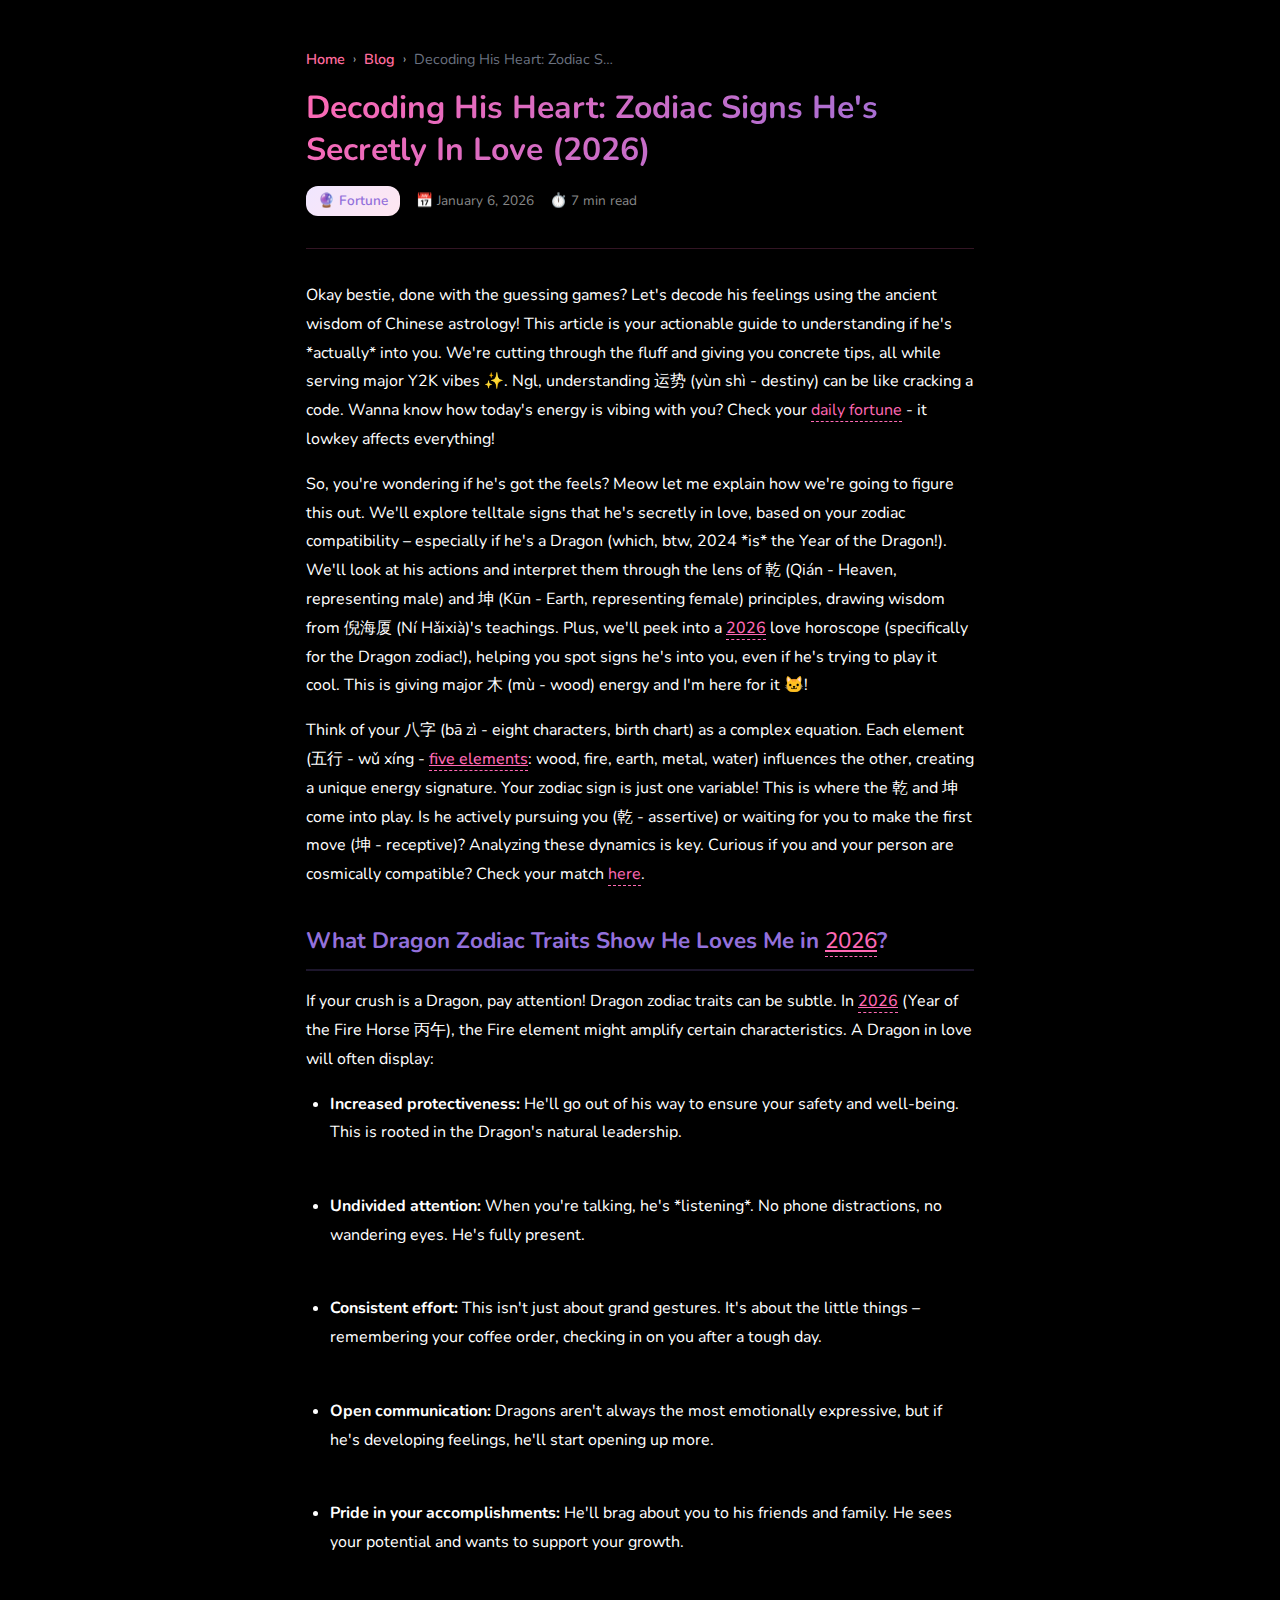
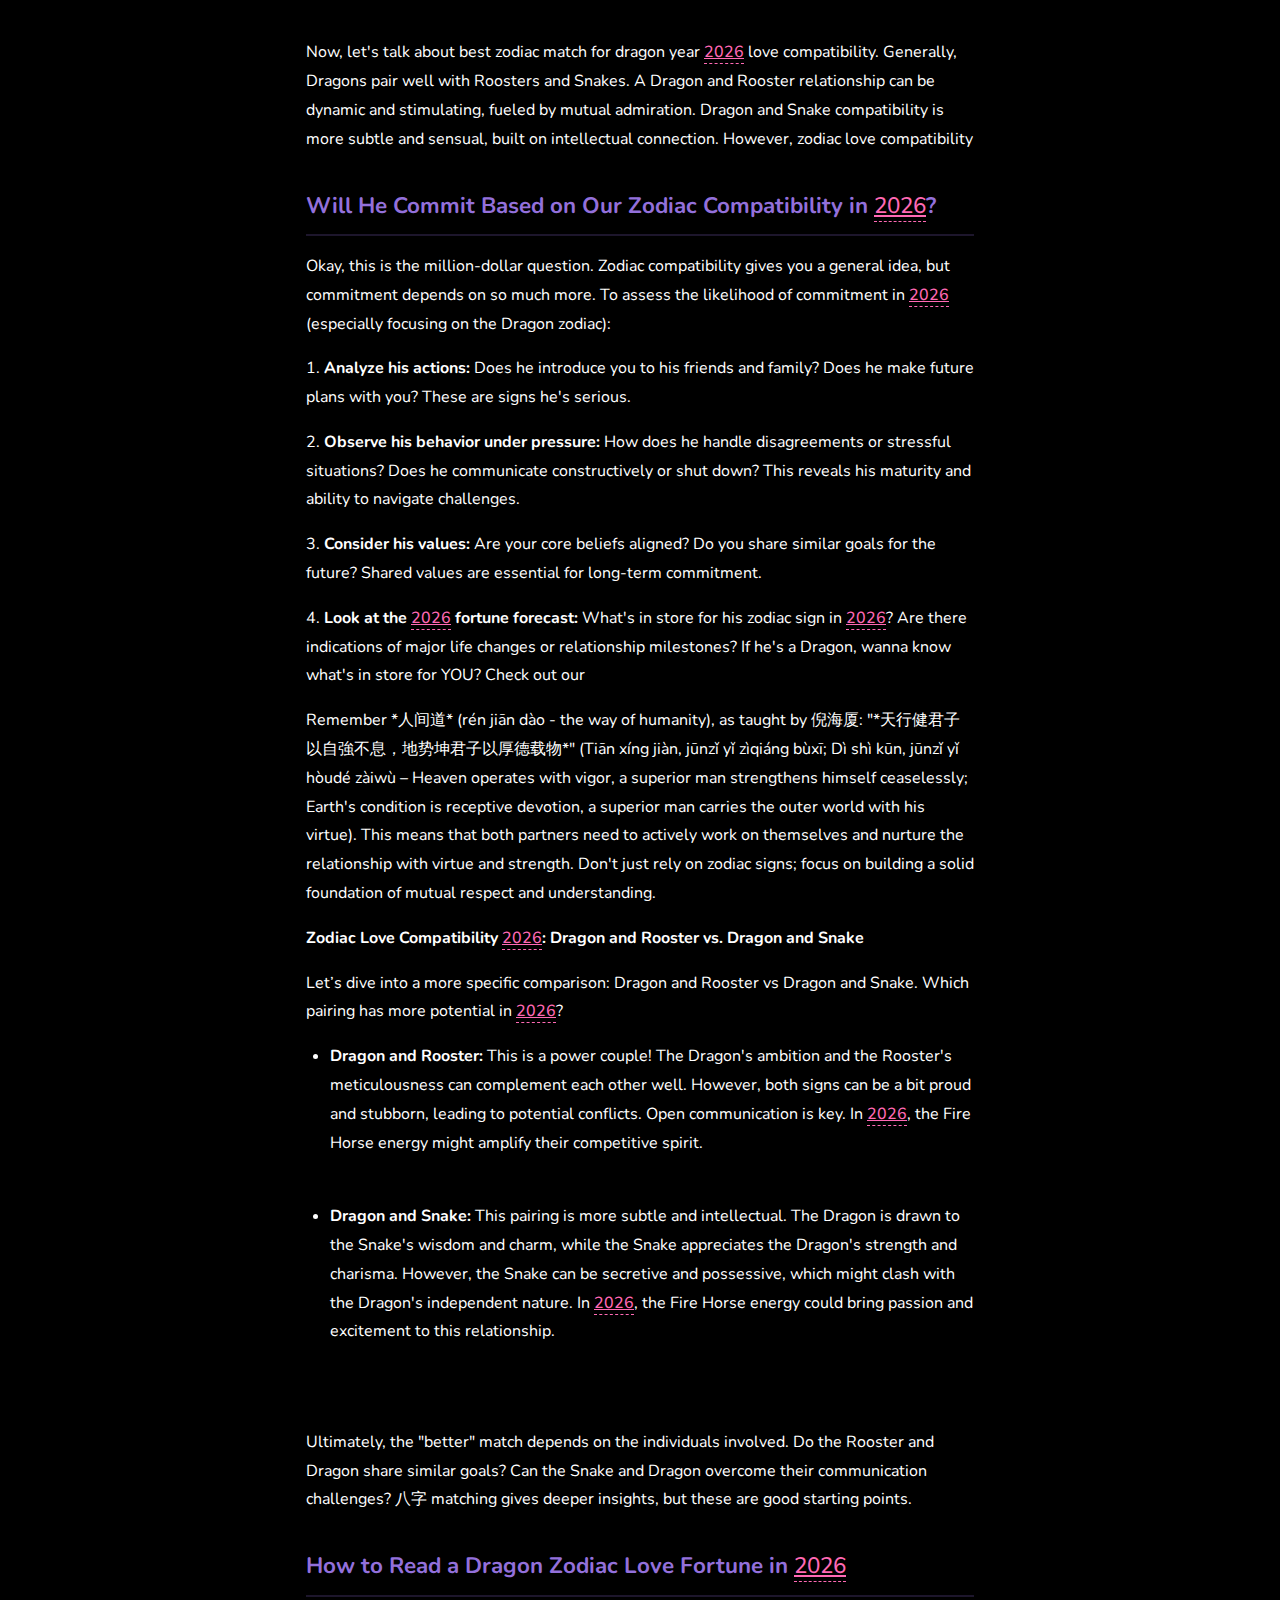
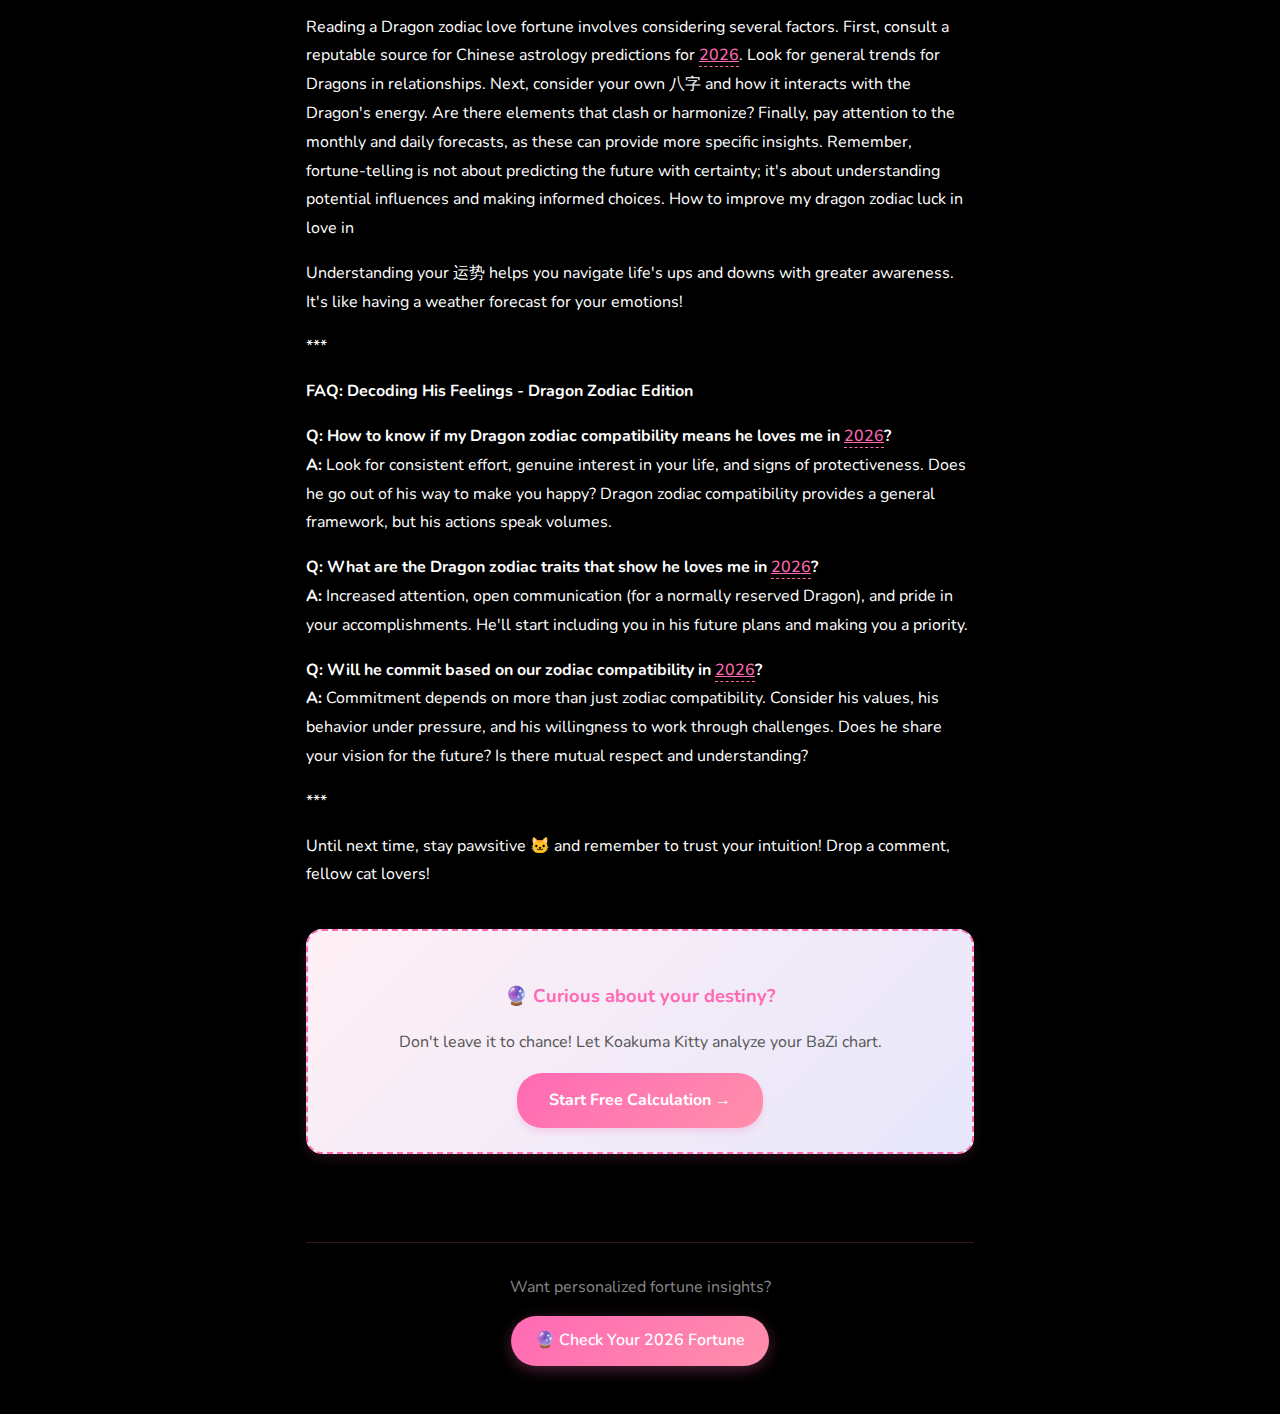
<file: blog/posts/decoding-his-heart-zodiac-signs-hes-secretly-in-love-2026.html>
<!DOCTYPE html>
<html lang="en">

<head>
    <meta charset="UTF-8">
    <meta name="viewport" content="width=device-width, initial-scale=1.0">
    <title>Decoding His Heart: Zodiac Signs He's Secretly In Love (2026) | Koakuma Kitty Blog</title>
    <meta name="description" content="Okay bestie, done with the guessing games? Let's decode his feelings using the ancient wisdom of Chinese astrology! This article is your actionable guide t...">
    <link rel="canonical" href="https://koakumakitty.com/blog/posts/decoding-his-heart-zodiac-signs-hes-secretly-in-love-2026.html" />

    <meta property="og:title" content="Decoding His Heart: Zodiac Signs He's Secretly In Love (2026)">
    <meta property="og:description" content="Okay bestie, done with the guessing games? Let's decode his feelings using the ancient wisdom of Chi">
    <meta property="og:url" content="https://koakumakitty.com/blog/posts/decoding-his-heart-zodiac-signs-hes-secretly-in-love-2026.html">
    <meta property="og:image" content="https://koakumakitty.com/images/kitty-icon.jpg">
    <meta property="og:type" content="article">

    <link rel="icon" type="image/png" href="../../images/favicon.png">
    <link rel="stylesheet" href="../../css/styles.css">

    <!-- Article Schema -->
    <script type="application/ld+json">
{
  "@context": "https://schema.org",
  "@type": "Article",
  "headline": "Decoding His Heart: Zodiac Signs He's Secretly In Love (2026)",
  "datePublished": "2026-01-06",
  "dateModified": "2026-01-06",
  "author": {
    "@type": "Person",
    "name": "Koakuma Kitty"
  },
  "publisher": {
    "@type": "Organization",
    "name": "Koakuma Kitty",
    "url": "https://koakumakitty.com",
    "logo": {
      "@type": "ImageObject",
      "url": "https://koakumakitty.com/images/kitty-icon.jpg"
    }
  },
  "description": "Okay bestie, done with the guessing games? Let's decode his feelings using the ancient wisdom of Chinese astrology! This article is your actionable guide t...",
  "mainEntityOfPage": {
    "@type": "WebPage",
    "@id": "https://koakumakitty.com/blog/posts/decoding-his-heart-zodiac-signs-hes-secretly-in-love-2026.html"
  },
  "image": "https://koakumakitty.com/images/kitty-icon.jpg",
  "wordCount": 1282,
  "articleSection": "Fortune",
  "keywords": "Fortune"
}
    </script>

    <!-- FAQ Schema (SEO Skill: Featured Snippet Optimization) -->
    <script type="application/ld+json">
{
  "@context": "https://schema.org",
  "@type": "FAQPage",
  "mainEntity": [
    {
      "@type": "Question",
      "name": "What Dragon Zodiac Traits Show He Loves Me in 2026?",
      "acceptedAnswer": {
        "@type": "Answer",
        "text": "If your crush is a Dragon, pay attention! Dragon zodiac traits can be subtle. In 2026 (Year of the Fire Horse 丙午), the Fire element might amplify certain characteristics. A Dragon in love will often display: *   **Increased protectiveness:** He'll go out of his way to ensure your safety and well-being. This is rooted in the Dragon's natural leadership. *   **Undivided attention:** When you're talking, he's *listening*. No phone distractions, no wandering eyes. He's fully present. *   **Consisten"
      }
    },
    {
      "@type": "Question",
      "name": "Will He Commit Based on Our Zodiac Compatibility in 2026?",
      "acceptedAnswer": {
        "@type": "Answer",
        "text": "Okay, this is the million-dollar question. Zodiac compatibility gives you a general idea, but commitment depends on so much more. To assess the likelihood of commitment in 2026 (especially focusing on the Dragon zodiac): 1.  **Analyze his actions:** Does he introduce you to his friends and family? Does he make future plans with you? These are signs he's serious. 2.  **Observe his behavior under pressure:** How does he handle disagreements or stressful situations? Does he communicate constructive"
      }
    }
  ]
}
    </script>


    <style>
        .article-header {
            padding: 2rem 0;
            border-bottom: 1px solid rgba(255,105,180,0.2);
            margin-bottom: 2rem;
        }

        .article-header .back-link {
            display: inline-flex;
            align-items: center;
            gap: 0.5rem;
            color: #ff69b4;
            text-decoration: none;
            font-size: 0.9rem;
            margin-bottom: 1.5rem;
        }

        .article-header .back-link:hover {
            text-decoration: underline;
        }

        .article-header h1 {
            font-size: 2rem;
            background: linear-gradient(135deg, #ff69b4, #9370db);
            -webkit-background-clip: text;
            -webkit-text-fill-color: transparent;
            background-clip: text;
            margin: 0 0 1rem 0;
            line-height: 1.3;
        }

        .article-meta {
            display: flex;
            flex-wrap: wrap;
            gap: 1rem;
            align-items: center;
            font-size: 0.85rem;
            color: #888;
        }

        .article-meta .tag {
            background: linear-gradient(135deg, #f0e6ff, #ffe6f0);
            color: #9370db;
            padding: 0.25rem 0.75rem;
            border-radius: 12px;
            font-weight: 600;
        }

        .article-content {
            padding: 0 0 3rem;
            line-height: 1.8;
            color: #fff;
        }

        .article-content h2 {
            font-size: 1.4rem;
            color: #9370db;
            margin: 2rem 0 1rem;
            padding-bottom: 0.5rem;
            border-bottom: 2px solid rgba(147,112,219,0.2);
        }

        .article-content h3 {
            font-size: 1.15rem;
            color: #ff69b4;
            margin: 1.5rem 0 0.75rem;
        }

        .article-content p {
            margin: 1rem 0;
        }

        .article-content ul, .article-content ol {
            margin: 1rem 0;
            padding-left: 1.5rem;
        }

        .article-content li {
            margin: 0.5rem 0;
        }

        .article-content a {
            color: #ff69b4;
            text-decoration: none;
            border-bottom: 1px dashed #ff69b4;
            transition: all 0.2s ease;
        }

        .article-content a:hover {
            color: #00d4ff;
            border-bottom-color: #00d4ff;
        }

        .article-content blockquote {
            background: linear-gradient(135deg, #fff8fc, #f8f0ff);
            border-left: 4px solid #ff69b4;
            padding: 1rem 1.5rem;
            margin: 1.5rem 0;
            border-radius: 0 12px 12px 0;
            font-style: italic;
            color: #666;
        }

        .article-footer {
            border-top: 1px solid rgba(255,105,180,0.2);
            padding: 2rem 0;
            text-align: center;
        }

        .article-footer .cta-btn {
            display: inline-flex;
            align-items: center;
            gap: 0.5rem;
            background: linear-gradient(135deg, #ff69b4, #ff8fab);
            color: white;
            padding: 0.75rem 1.5rem;
            border-radius: 25px;
            text-decoration: none;
            font-weight: 600;
            transition: all 0.2s ease;
            box-shadow: 0 4px 15px rgba(255,105,180,0.3);
        }

        .article-footer .cta-btn:hover {
            transform: translateY(-2px);
            box-shadow: 0 6px 20px rgba(255,105,180,0.4);
        }

        @media (max-width: 600px) {
            .article-header h1 {
                font-size: 1.5rem;
            }
        }
    </style>
</head>

<body>
    <div class="container">
        <article>
            <header class="article-header">
                <a href="/blog/" class="back-link">← Back to Blog</a>
                <h1>Decoding His Heart: Zodiac Signs He's Secretly In Love (2026)</h1>
                <div class="article-meta">
                    <span class="tag">🔮 Fortune</span>
                    <span>📅 January 6, 2026</span>
                    <span>⏱️ 7 min read</span>
                </div>
            </header>

            <div class="article-content">
<p>Okay bestie, done with the guessing games? Let's decode his feelings using the ancient wisdom of Chinese astrology! This article is your actionable guide to understanding if he's *actually* into you. We're cutting through the fluff and giving you concrete tips, all while serving major Y2K vibes ✨. Ngl, understanding 运势 (yùn shì - destiny) can be like cracking a code. Wanna know how today's energy is vibing with you? Check your <a href="https://koakumakitty.com/#daily" target="_blank" rel="noopener noreferrer">daily fortune</a> - it lowkey affects everything!</p>

<p>So, you're wondering if he's got the feels? Meow let me explain how we're going to figure this out. We'll explore telltale signs that he's secretly in love, based on your zodiac compatibility – especially if he's a Dragon (which, btw, 2024 *is* the Year of the Dragon!). We'll look at his actions and interpret them through the lens of 乾 (Qián - Heaven, representing male) and 坤 (Kūn - Earth, representing female) principles, drawing wisdom from 倪海厦 (Ní Hǎixià)'s teachings. Plus, we'll peek into a 2026 love horoscope (specifically for the Dragon zodiac!), helping you spot signs he's into you, even if he's trying to play it cool. This is giving major 木 (mù - wood) energy and I'm here for it 🐱!</p>

<p>Think of your 八字 (bā zì - eight characters, birth chart) as a complex equation. Each element (五行 - wǔ xíng - five elements: wood, fire, earth, metal, water) influences the other, creating a unique energy signature. Your zodiac sign is just one variable! This is where the 乾 and 坤 come into play. Is he actively pursuing you (乾 - assertive) or waiting for you to make the first move (坤 - receptive)? Analyzing these dynamics is key. Curious if you and your person are cosmically compatible? Check your match <a href="https://koakumakitty.com/#marriage" target="_blank" rel="noopener noreferrer">here</a>.</p>

<h2>What Dragon Zodiac Traits Show He Loves Me in 2026?</h2>

<p>If your crush is a Dragon, pay attention! Dragon zodiac traits can be subtle. In 2026 (Year of the Fire Horse 丙午), the Fire element might amplify certain characteristics. A Dragon in love will often display:<br><ul><li><strong>Increased protectiveness:</strong> He'll go out of his way to ensure your safety and well-being. This is rooted in the Dragon's natural leadership.</li><br><li><strong>Undivided attention:</strong> When you're talking, he's *listening*. No phone distractions, no wandering eyes. He's fully present.</li><br><li><strong>Consistent effort:</strong> This isn't just about grand gestures. It's about the little things – remembering your coffee order, checking in on you after a tough day.</li><br><li><strong>Open communication:</strong> Dragons aren't always the most emotionally expressive, but if he's developing feelings, he'll start opening up more.</li><br><li><strong>Pride in your accomplishments:</strong> He'll brag about you to his friends and family. He sees your potential and wants to support your growth.</li><br></ul><br>Now, let's talk about best zodiac match for dragon year 2026 love compatibility. Generally, Dragons pair well with Roosters and Snakes. A Dragon and Rooster relationship can be dynamic and stimulating, fueled by mutual admiration. Dragon and Snake compatibility is more subtle and sensual, built on intellectual connection. However, zodiac love compatibility 2026 isn't just about the *best* match; it's about the *unique* dynamic you create together. Remember, your individual 八字 also plays a HUGE role.</p>

<h2>Will He Commit Based on Our Zodiac Compatibility in 2026?</h2>

<p>Okay, this is the million-dollar question. Zodiac compatibility gives you a general idea, but commitment depends on so much more. To assess the likelihood of commitment in 2026 (especially focusing on the Dragon zodiac):</p>

<p>1.  <strong>Analyze his actions:</strong> Does he introduce you to his friends and family? Does he make future plans with you? These are signs he's serious.</p>

<p>2.  <strong>Observe his behavior under pressure:</strong> How does he handle disagreements or stressful situations? Does he communicate constructively or shut down? This reveals his maturity and ability to navigate challenges.</p>

<p>3.  <strong>Consider his values:</strong> Are your core beliefs aligned? Do you share similar goals for the future? Shared values are essential for long-term commitment.</p>

<p>4.  <strong>Look at the 2026 fortune forecast:</strong> What's in store for his zodiac sign in 2026? Are there indications of major life changes or relationship milestones? If he's a Dragon, wanna know what's in store for YOU? Check out our 2026 Forecast.</p>

<p>Remember *人间道* (rén jiān dào - the way of humanity), as taught by 倪海厦: "*天行健君子以自強不息，地势坤君子以厚德载物*" (Tiān xíng jiàn, jūnzǐ yǐ zìqiáng bùxī; Dì shì kūn, jūnzǐ yǐ hòudé zàiwù – Heaven operates with vigor, a superior man strengthens himself ceaselessly; Earth's condition is receptive devotion, a superior man carries the outer world with his virtue). This means that both partners need to actively work on themselves and nurture the relationship with virtue and strength. Don't just rely on zodiac signs; focus on building a solid foundation of mutual respect and understanding.</p>

<p><strong>Zodiac Love Compatibility 2026: Dragon and Rooster vs. Dragon and Snake</strong></p>

<p>Let’s dive into a more specific comparison: Dragon and Rooster vs Dragon and Snake. Which pairing has more potential in 2026?<br><ul><li><strong>Dragon and Rooster:</strong> This is a power couple! The Dragon's ambition and the Rooster's meticulousness can complement each other well. However, both signs can be a bit proud and stubborn, leading to potential conflicts. Open communication is key. In 2026, the Fire Horse energy might amplify their competitive spirit.</li><br><li><strong>Dragon and Snake:</strong> This pairing is more subtle and intellectual. The Dragon is drawn to the Snake's wisdom and charm, while the Snake appreciates the Dragon's strength and charisma. However, the Snake can be secretive and possessive, which might clash with the Dragon's independent nature. In 2026, the Fire Horse energy could bring passion and excitement to this relationship.</li><br></ul><br>Ultimately, the "better" match depends on the individuals involved. Do the Rooster and Dragon share similar goals? Can the Snake and Dragon overcome their communication challenges? 八字 matching gives deeper insights, but these are good starting points.</p>

<h2>How to Read a Dragon Zodiac Love Fortune in 2026</h2>

<p>Reading a Dragon zodiac love fortune involves considering several factors. First, consult a reputable source for Chinese astrology predictions for 2026. Look for general trends for Dragons in relationships. Next, consider your own 八字 and how it interacts with the Dragon's energy. Are there elements that clash or harmonize? Finally, pay attention to the monthly and daily forecasts, as these can provide more specific insights. Remember, fortune-telling is not about predicting the future with certainty; it's about understanding potential influences and making informed choices. How to improve my dragon zodiac luck in love in 2026? Focus on enhancing your communication skills, being open to new experiences, and nurturing your relationships with kindness and compassion.</p>

<p>Understanding your 运势 helps you navigate life's ups and downs with greater awareness. It's like having a weather forecast for your emotions!</p>

<p>***</p>

<p><strong>FAQ: Decoding His Feelings - Dragon Zodiac Edition</strong></p>

<p><strong>Q: How to know if my Dragon zodiac compatibility means he loves me in 2026?</strong><br><strong>A:</strong> Look for consistent effort, genuine interest in your life, and signs of protectiveness. Does he go out of his way to make you happy? Dragon zodiac compatibility provides a general framework, but his actions speak volumes.</p>

<p><strong>Q: What are the Dragon zodiac traits that show he loves me in 2026?</strong><br><strong>A:</strong> Increased attention, open communication (for a normally reserved Dragon), and pride in your accomplishments. He'll start including you in his future plans and making you a priority.</p>

<p><strong>Q: Will he commit based on our zodiac compatibility in 2026?</strong><br><strong>A:</strong> Commitment depends on more than just zodiac compatibility. Consider his values, his behavior under pressure, and his willingness to work through challenges. Does he share your vision for the future? Is there mutual respect and understanding?</p>

<p>***</p>

<p>Until next time, stay pawsitive 🐱 and remember to trust your intuition! Drop a comment, fellow cat lovers!</p>
            </div>

            <footer class="article-footer">
                <p style="margin-bottom: 1rem; color: #888;">Want personalized fortune insights?</p>
                <a href="/en/#yearly2026" class="cta-btn">🔮 Check Your 2026 Fortune</a>
            </footer>
        </article>
    </div>
    <script type="module" src="../../js/core/seo-automator.js"></script>
</body>

</html>
</file>
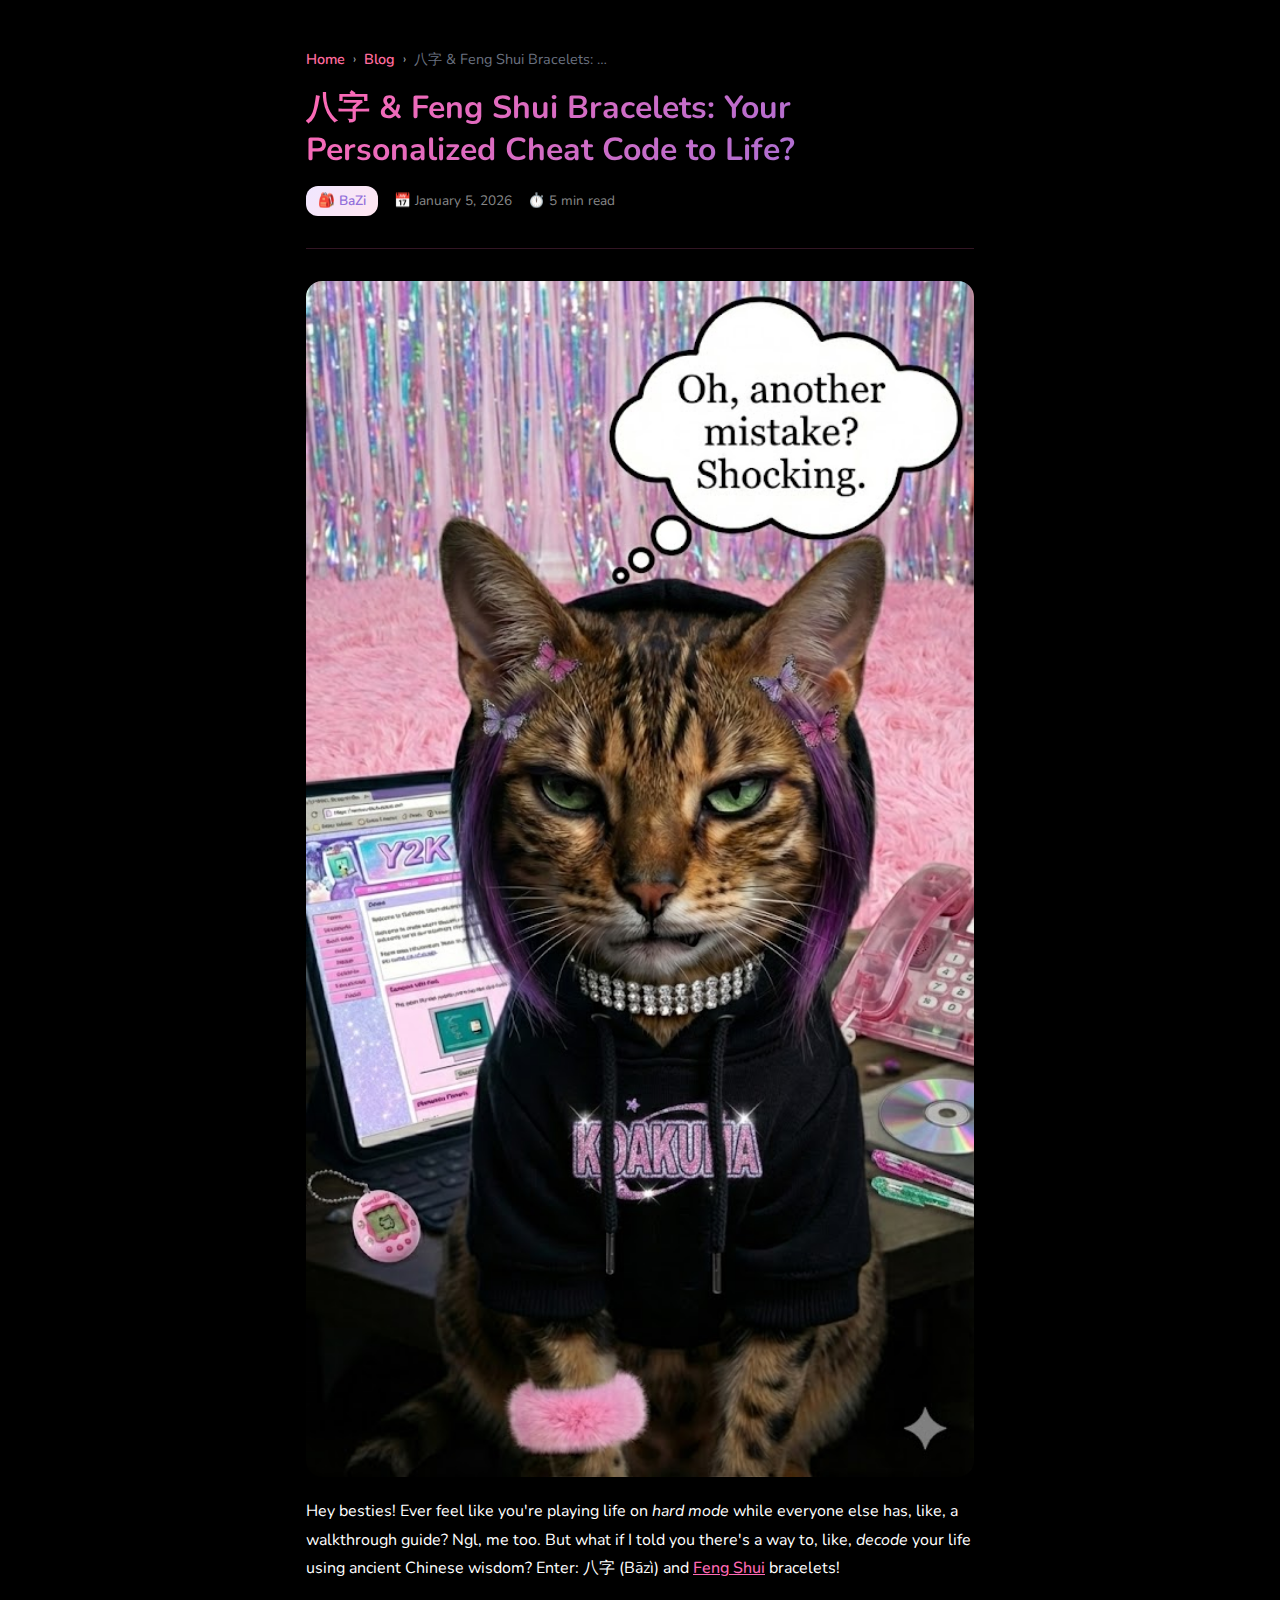
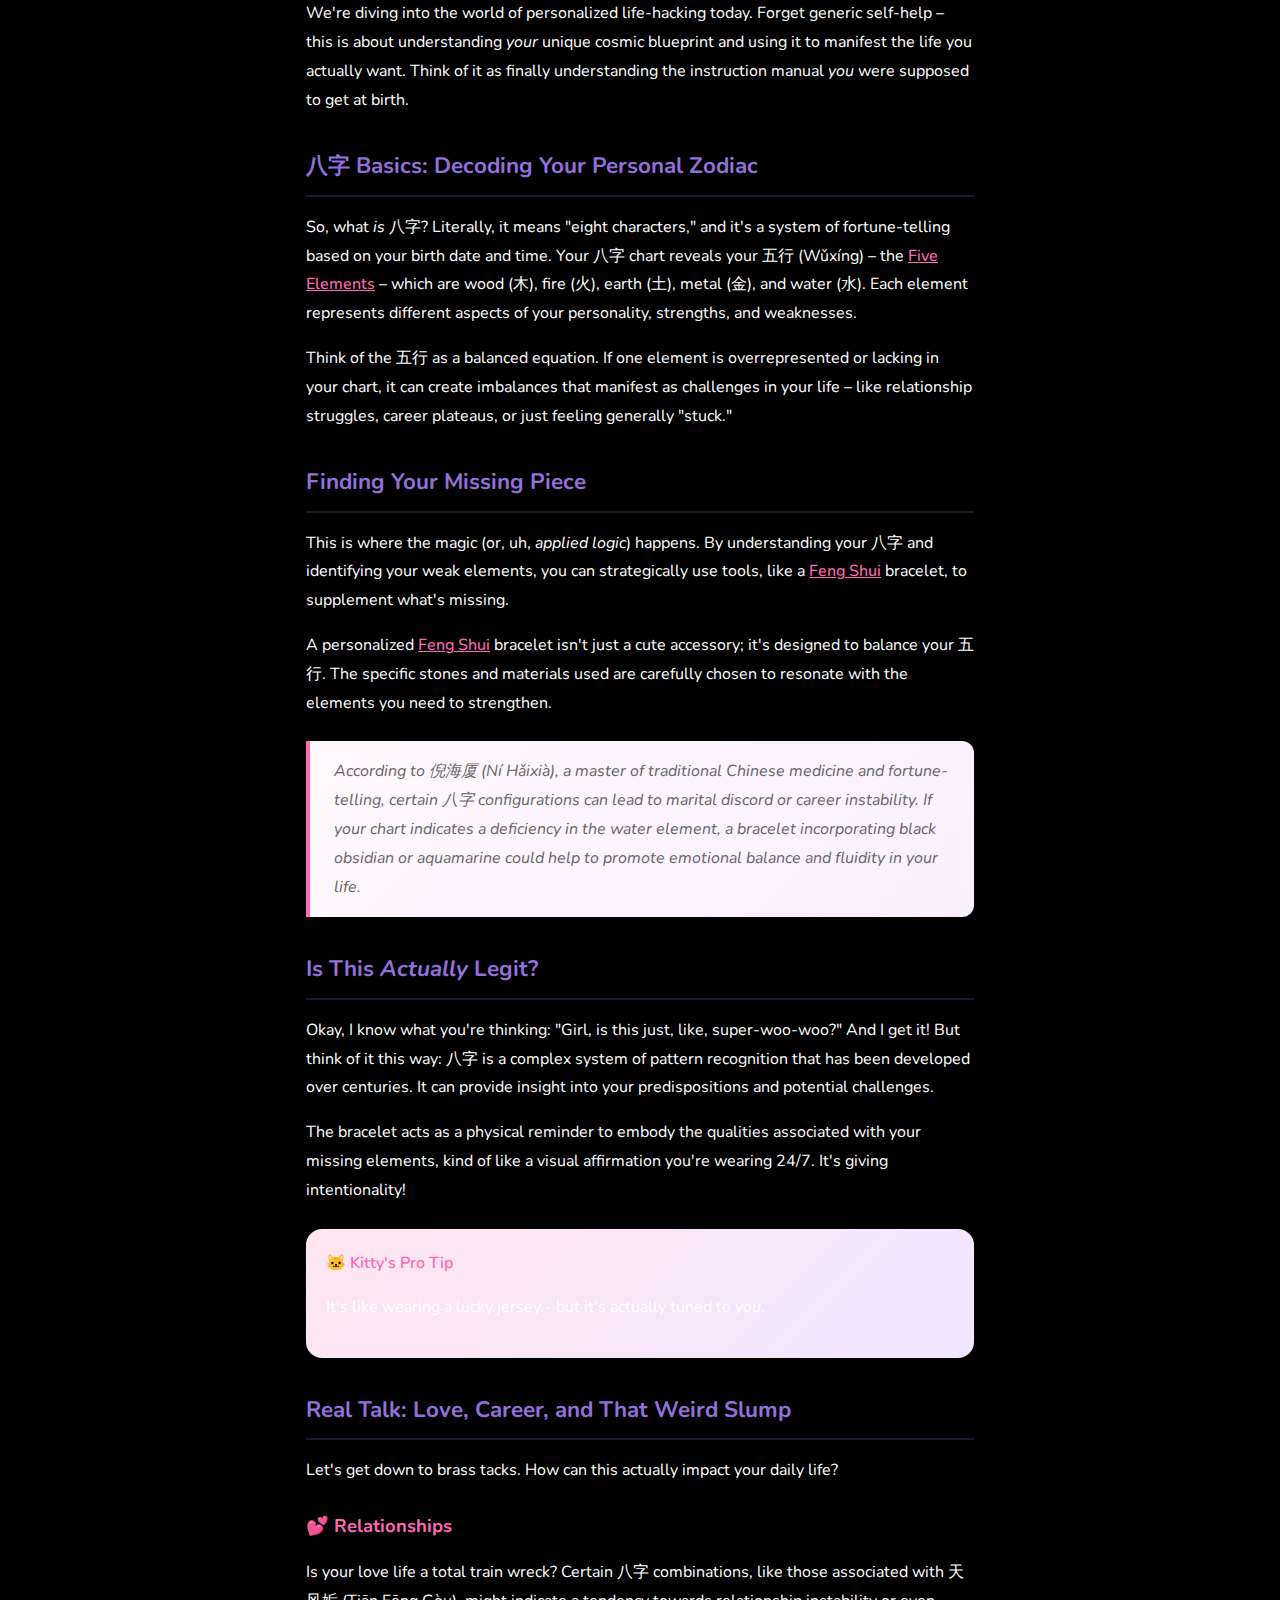
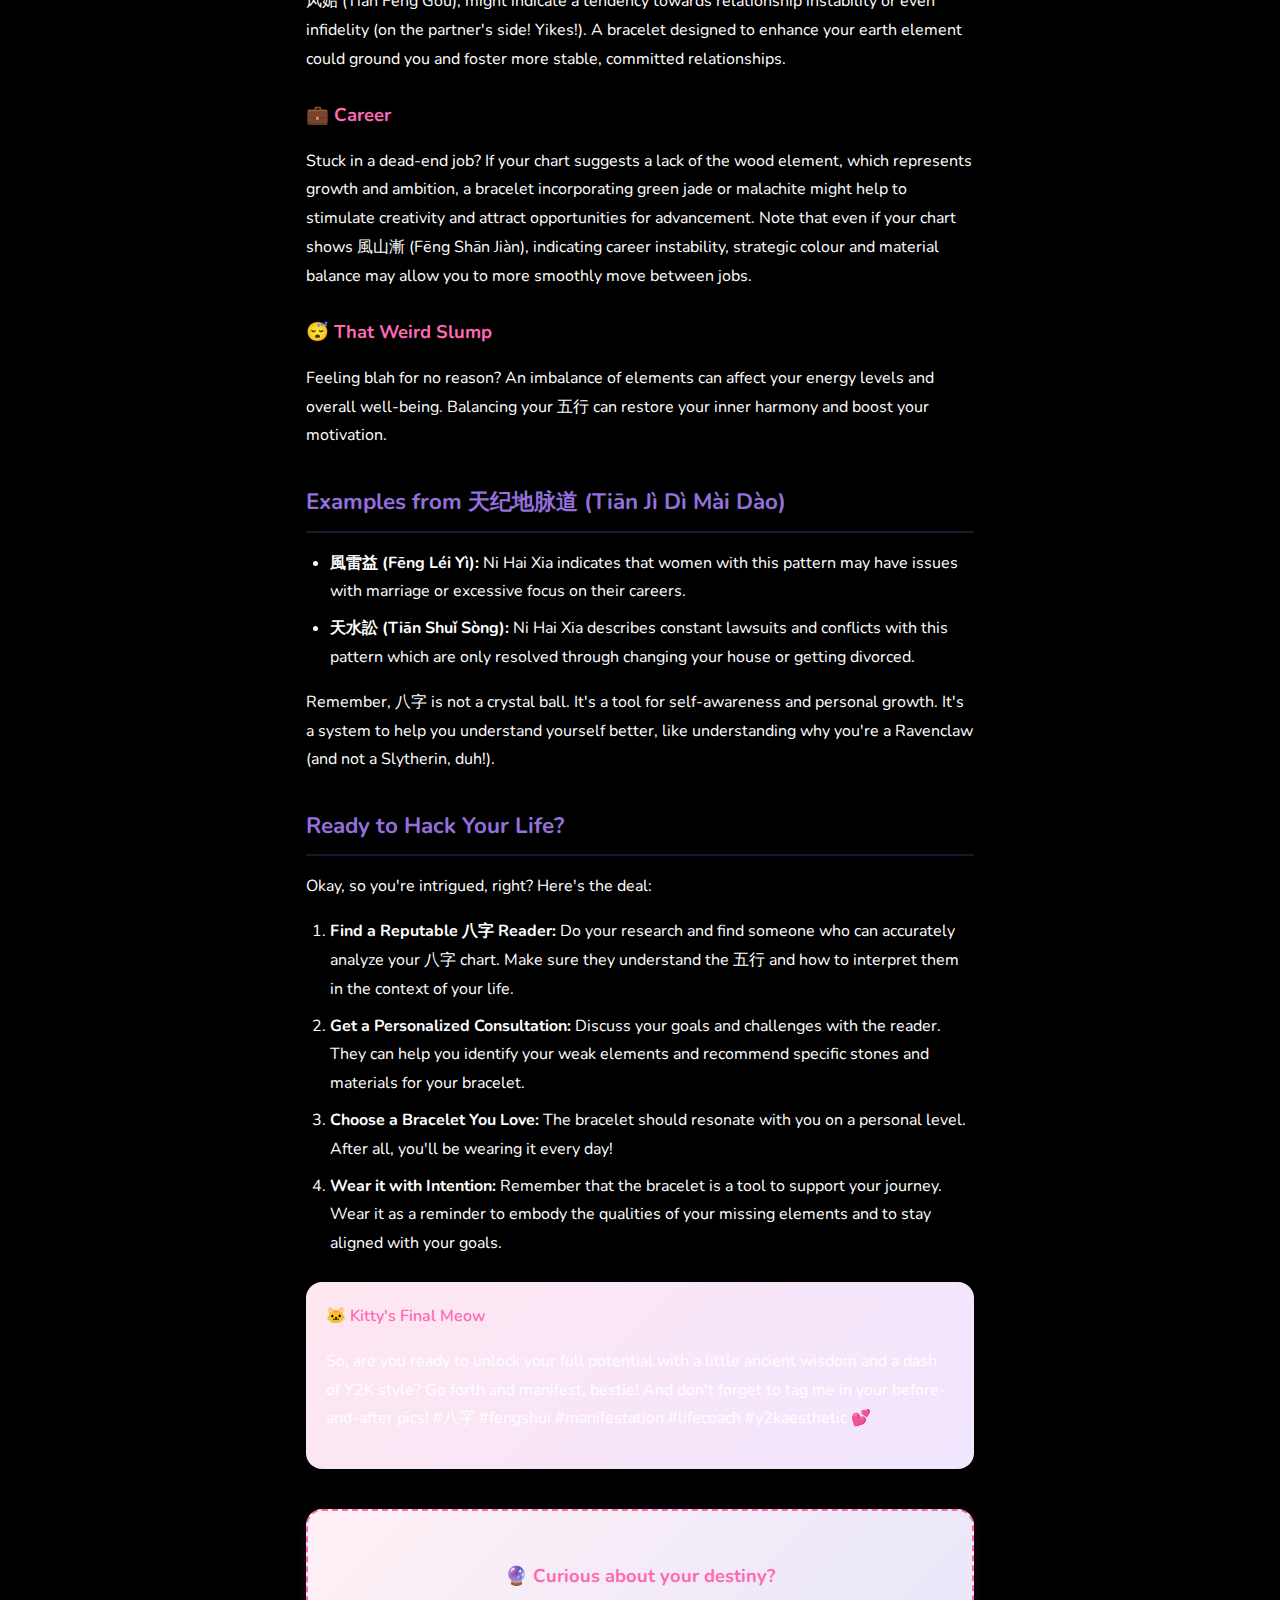
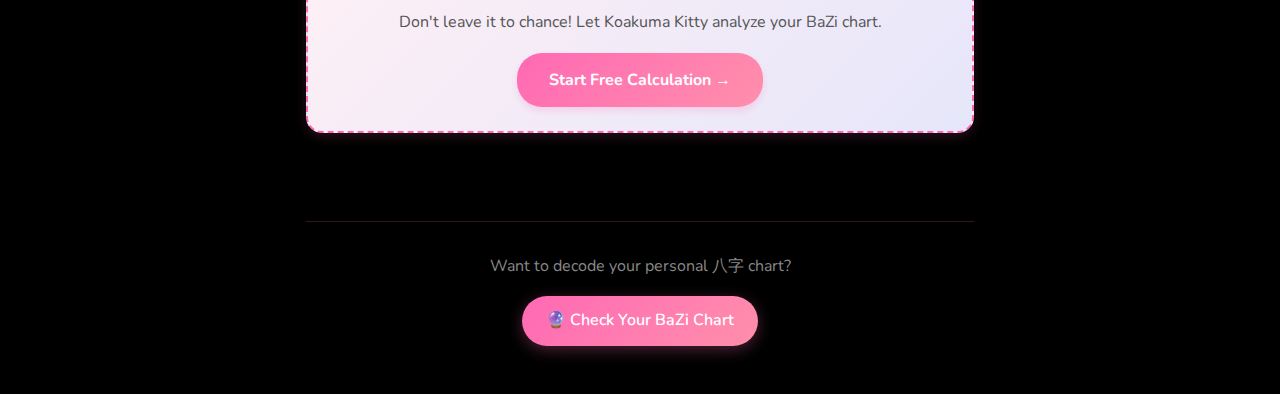
<file: blog/posts/feng-shui-bracelets-your-personalized-cheat-code-to-life.html>
<!DOCTYPE html>
<html lang="en">

<head>
    <meta charset="UTF-8">
    <meta name="viewport" content="width=device-width, initial-scale=1.0">
    <title>八字 & Feng Shui Bracelets: Your Personalized Cheat Code to Life? | Koakuma Kitty Blog</title>
    <meta name="description" content="Hey besties! Ever feel like you're playing life on hard mode while everyone else has, like, a walkthrough guide? Discover how 八字 and Feng Shui bracelets can decode your cosmic blueprint.">
    <link rel="canonical" href="https://koakumakitty.com/blog/posts/feng-shui-bracelets-your-personalized-cheat-code-to-life.html" />

    <meta property="og:title" content="八字 & Feng Shui Bracelets: Your Personalized Cheat Code to Life?">
    <meta property="og:description" content="Discover how 八字 and Feng Shui bracelets can decode your cosmic blueprint and help you manifest the life you want.">
    <meta property="og:url" content="https://koakumakitty.com/blog/posts/feng-shui-bracelets-your-personalized-cheat-code-to-life.html">
    <meta property="og:image" content="https://koakumakitty.com/images/kitty-icon.jpg">
    <meta property="og:type" content="article">

    <link rel="icon" type="image/png" href="../../images/favicon.png">
    <link rel="stylesheet" href="../../css/styles.css">

    <style>
        .article-header {
            padding: 2rem 0;
            border-bottom: 1px solid rgba(255,105,180,0.2);
            margin-bottom: 2rem;
        }

        .article-header .back-link {
            display: inline-flex;
            align-items: center;
            gap: 0.5rem;
            color: #ff69b4;
            text-decoration: none;
            font-size: 0.9rem;
            margin-bottom: 1.5rem;
        }

        .article-header .back-link:hover {
            text-decoration: underline;
        }

        .article-header h1 {
            font-size: 2rem;
            background: linear-gradient(135deg, #ff69b4, #9370db);
            -webkit-background-clip: text;
            -webkit-text-fill-color: transparent;
            background-clip: text;
            margin: 0 0 1rem 0;
            line-height: 1.3;
        }

        .article-meta {
            display: flex;
            flex-wrap: wrap;
            gap: 1rem;
            align-items: center;
            font-size: 0.85rem;
            color: #888;
        }

        .article-meta .tag {
            background: linear-gradient(135deg, #f0e6ff, #ffe6f0);
            color: #9370db;
            padding: 0.25rem 0.75rem;
            border-radius: 12px;
            font-weight: 600;
        }

        .article-content {
            padding: 0 0 3rem;
            line-height: 1.8;
            color: #fff;
        }

        .article-content h2 {
            font-size: 1.4rem;
            color: #9370db;
            margin: 2rem 0 1rem;
            padding-bottom: 0.5rem;
            border-bottom: 2px solid rgba(147,112,219,0.2);
        }

        .article-content h3 {
            font-size: 1.15rem;
            color: #ff69b4;
            margin: 1.5rem 0 0.75rem;
        }

        .article-content p {
            margin: 1rem 0;
        }

        .article-content ul, .article-content ol {
            margin: 1rem 0;
            padding-left: 1.5rem;
        }

        .article-content li {
            margin: 0.5rem 0;
        }

        .article-content blockquote {
            background: linear-gradient(135deg, #fff8fc, #f8f0ff);
            border-left: 4px solid #ff69b4;
            padding: 1rem 1.5rem;
            margin: 1.5rem 0;
            border-radius: 0 12px 12px 0;
            font-style: italic;
            color: #666;
        }

        .kitty-tip {
            background: linear-gradient(135deg, #ffe6f0, #f0e6ff);
            border-radius: 16px;
            padding: 1.25rem;
            margin: 1.5rem 0;
        }

        .kitty-tip .tip-header {
            font-weight: 600;
            color: #ff69b4;
            margin-bottom: 0.5rem;
        }

        .article-footer {
            border-top: 1px solid rgba(255,105,180,0.2);
            padding: 2rem 0;
            text-align: center;
        }

        .article-footer .cta-btn {
            display: inline-flex;
            align-items: center;
            gap: 0.5rem;
            background: linear-gradient(135deg, #ff69b4, #ff8fab);
            color: white;
            padding: 0.75rem 1.5rem;
            border-radius: 25px;
            text-decoration: none;
            font-weight: 600;
            transition: all 0.2s ease;
            box-shadow: 0 4px 15px rgba(255,105,180,0.3);
        }

        .article-footer .cta-btn:hover {
            transform: translateY(-2px);
            box-shadow: 0 6px 20px rgba(255,105,180,0.4);
        }

        .hero-image {
            width: 100%;
            height: auto;
            border-radius: 16px;
            margin: 1.25rem 0;
            display: block;
        }

        @media (max-width: 600px) {
            .article-header h1 {
                font-size: 1.5rem;
            }
        }
    </style>
</head>

<body>
    <div class="container">
        <article>
            <header class="article-header">
                <a href="/blog/" class="back-link">← Back to Blog</a>
                <h1>八字 & Feng Shui Bracelets: Your Personalized Cheat Code to Life?</h1>
                <div class="article-meta">
                    <span class="tag">🎒 BaZi</span>
                    <span>📅 January 5, 2026</span>
                    <span>⏱️ 5 min read</span>
                </div>
            </header>

            <div class="article-content">
                <!-- 首图 -->
                <img src="./barcelet/unnamed.jpg" alt="Feng Shui Bracelet" class="hero-image" loading="lazy">

                <p>Hey besties! Ever feel like you're playing life on <em>hard mode</em> while everyone else has, like, a walkthrough guide? Ngl, me too. But what if I told you there's a way to, like, <em>decode</em> your life using ancient Chinese wisdom? Enter: 八字 (Bāzì) and Feng Shui bracelets!</p>

                <p>We're diving into the world of personalized life-hacking today. Forget generic self-help – this is about understanding <em>your</em> unique cosmic blueprint and using it to manifest the life you actually want. Think of it as finally understanding the instruction manual <em>you</em> were supposed to get at birth.</p>

                <h2>八字 Basics: Decoding Your Personal Zodiac</h2>

                <p>So, what <em>is</em> 八字? Literally, it means "eight characters," and it's a system of fortune-telling based on your birth date and time. Your 八字 chart reveals your 五行 (Wǔxíng) – the Five Elements – which are wood (木), fire (火), earth (土), metal (金), and water (水). Each element represents different aspects of your personality, strengths, and weaknesses.</p>

                <p>Think of the 五行 as a balanced equation. If one element is overrepresented or lacking in your chart, it can create imbalances that manifest as challenges in your life – like relationship struggles, career plateaus, or just feeling generally "stuck."</p>

                <h2>Finding Your Missing Piece</h2>

                <p>This is where the magic (or, uh, <em>applied logic</em>) happens. By understanding your 八字 and identifying your weak elements, you can strategically use tools, like a Feng Shui bracelet, to supplement what's missing.</p>

                <p>A personalized Feng Shui bracelet isn't just a cute accessory; it's designed to balance your 五行. The specific stones and materials used are carefully chosen to resonate with the elements you need to strengthen.</p>

                <blockquote>
                    According to 倪海厦 (Ní Hǎixià), a master of traditional Chinese medicine and fortune-telling, certain 八字 configurations can lead to marital discord or career instability. If your chart indicates a deficiency in the water element, a bracelet incorporating black obsidian or aquamarine could help to promote emotional balance and fluidity in your life.
                </blockquote>

                <h2>Is This <em>Actually</em> Legit?</h2>

                <p>Okay, I know what you're thinking: "Girl, is this just, like, super-woo-woo?" And I get it! But think of it this way: 八字 is a complex system of pattern recognition that has been developed over centuries. It can provide insight into your predispositions and potential challenges.</p>

                <p>The bracelet acts as a physical reminder to embody the qualities associated with your missing elements, kind of like a visual affirmation you're wearing 24/7. It's giving intentionality!</p>

                <div class="kitty-tip">
                    <div class="tip-header">🐱 Kitty's Pro Tip</div>
                    <p>It's like wearing a lucky jersey - but it's actually tuned to <em>you</em>.</p>
                </div>

                <h2>Real Talk: Love, Career, and That Weird Slump</h2>

                <p>Let's get down to brass tacks. How can this actually impact your daily life?</p>

                <h3>💕 Relationships</h3>
                <p>Is your love life a total train wreck? Certain 八字 combinations, like those associated with 天风姤 (Tiān Fēng Gòu), might indicate a tendency towards relationship instability or even infidelity (on the partner's side! Yikes!). A bracelet designed to enhance your earth element could ground you and foster more stable, committed relationships.</p>

                <h3>💼 Career</h3>
                <p>Stuck in a dead-end job? If your chart suggests a lack of the wood element, which represents growth and ambition, a bracelet incorporating green jade or malachite might help to stimulate creativity and attract opportunities for advancement. Note that even if your chart shows 風山漸 (Fēng Shān Jiàn), indicating career instability, strategic colour and material balance may allow you to more smoothly move between jobs.</p>

                <h3>😴 That Weird Slump</h3>
                <p>Feeling blah for no reason? An imbalance of elements can affect your energy levels and overall well-being. Balancing your 五行 can restore your inner harmony and boost your motivation.</p>

                <h2>Examples from 天纪地脉道 (Tiān Jì Dì Mài Dào)</h2>

                <ul>
                    <li><strong>風雷益 (Fēng Léi Yì):</strong> Ni Hai Xia indicates that women with this pattern may have issues with marriage or excessive focus on their careers.</li>
                    <li><strong>天水訟 (Tiān Shuǐ Sòng):</strong> Ni Hai Xia describes constant lawsuits and conflicts with this pattern which are only resolved through changing your house or getting divorced.</li>
                </ul>

                <p>Remember, 八字 is not a crystal ball. It's a tool for self-awareness and personal growth. It's a system to help you understand yourself better, like understanding why you're a Ravenclaw (and not a Slytherin, duh!).</p>

                <h2>Ready to Hack Your Life?</h2>

                <p>Okay, so you're intrigued, right? Here's the deal:</p>

                <ol>
                    <li><strong>Find a Reputable 八字 Reader:</strong> Do your research and find someone who can accurately analyze your 八字 chart. Make sure they understand the 五行 and how to interpret them in the context of your life.</li>
                    <li><strong>Get a Personalized Consultation:</strong> Discuss your goals and challenges with the reader. They can help you identify your weak elements and recommend specific stones and materials for your bracelet.</li>
                    <li><strong>Choose a Bracelet You Love:</strong> The bracelet should resonate with you on a personal level. After all, you'll be wearing it every day!</li>
                    <li><strong>Wear it with Intention:</strong> Remember that the bracelet is a tool to support your journey. Wear it as a reminder to embody the qualities of your missing elements and to stay aligned with your goals.</li>
                </ol>

                <div class="kitty-tip">
                    <div class="tip-header">🐱 Kitty's Final Meow</div>
                    <p>So, are you ready to unlock your full potential with a little ancient wisdom and a dash of Y2K style? Go forth and manifest, bestie! And don't forget to tag me in your before-and-after pics! #八字 #fengshui #manifestation #lifecoach #y2kaesthetic 💕</p>
                </div>
            </div>

            <footer class="article-footer">
                <p style="margin-bottom: 1rem; color: #888;">Want to decode your personal 八字 chart?</p>
                <a href="/en/#bazi" class="cta-btn">🔮 Check Your BaZi Chart</a>
            </footer>
        </article>
    </div>
    <script type="module" src="../../js/core/seo-automator.js"></script>
</body>

</html>
</file>
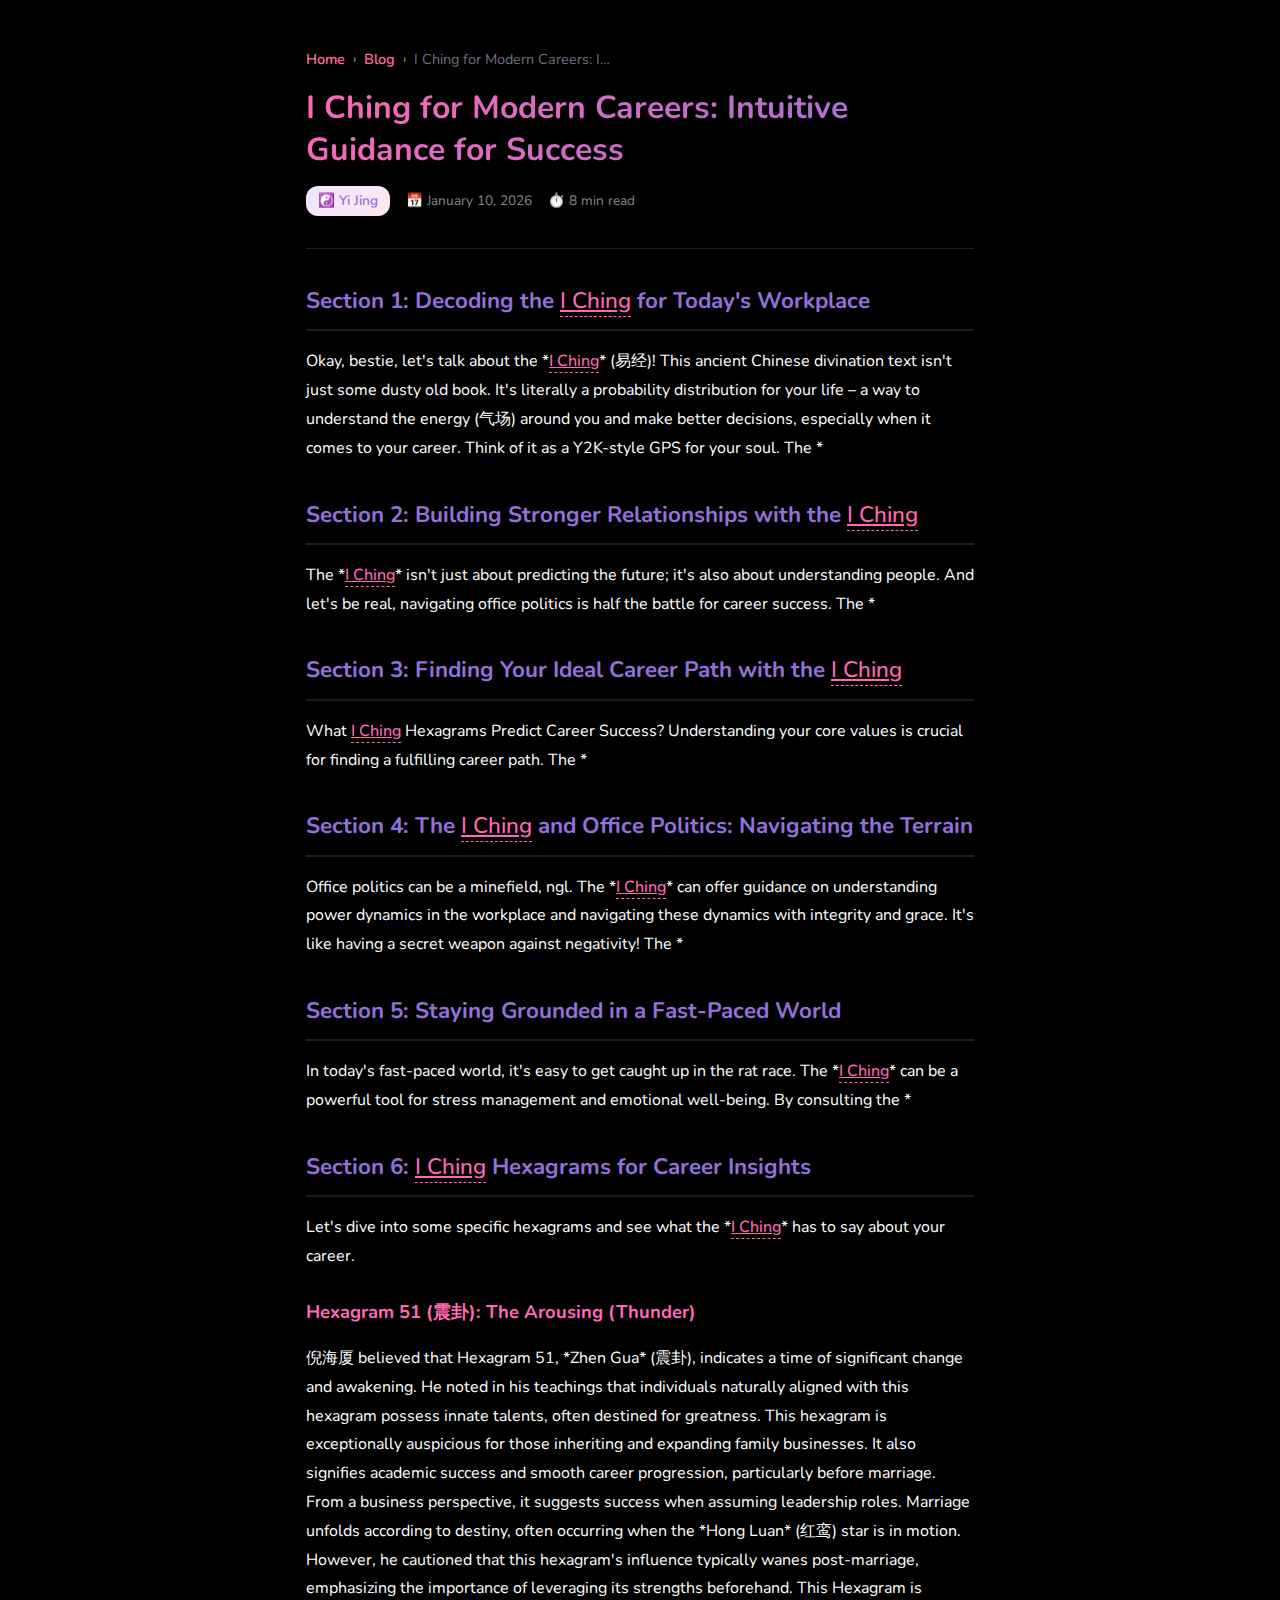
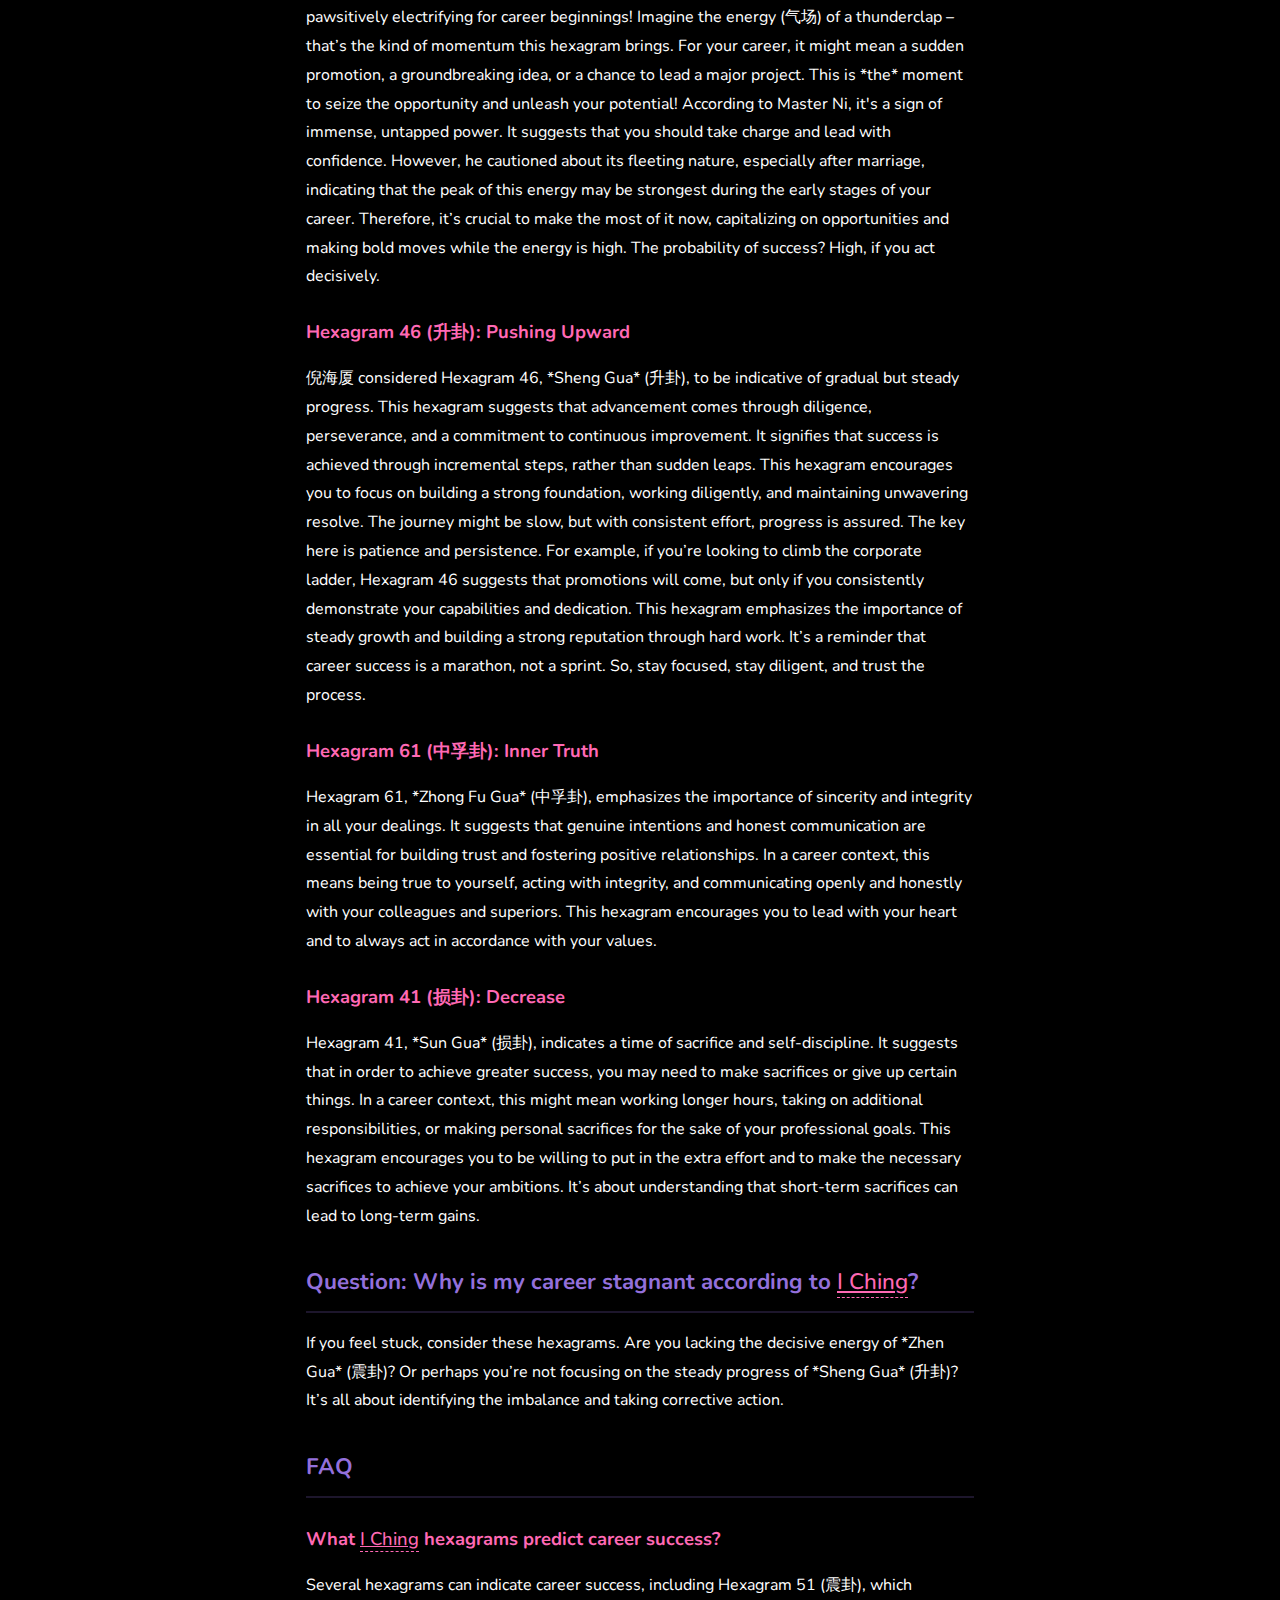
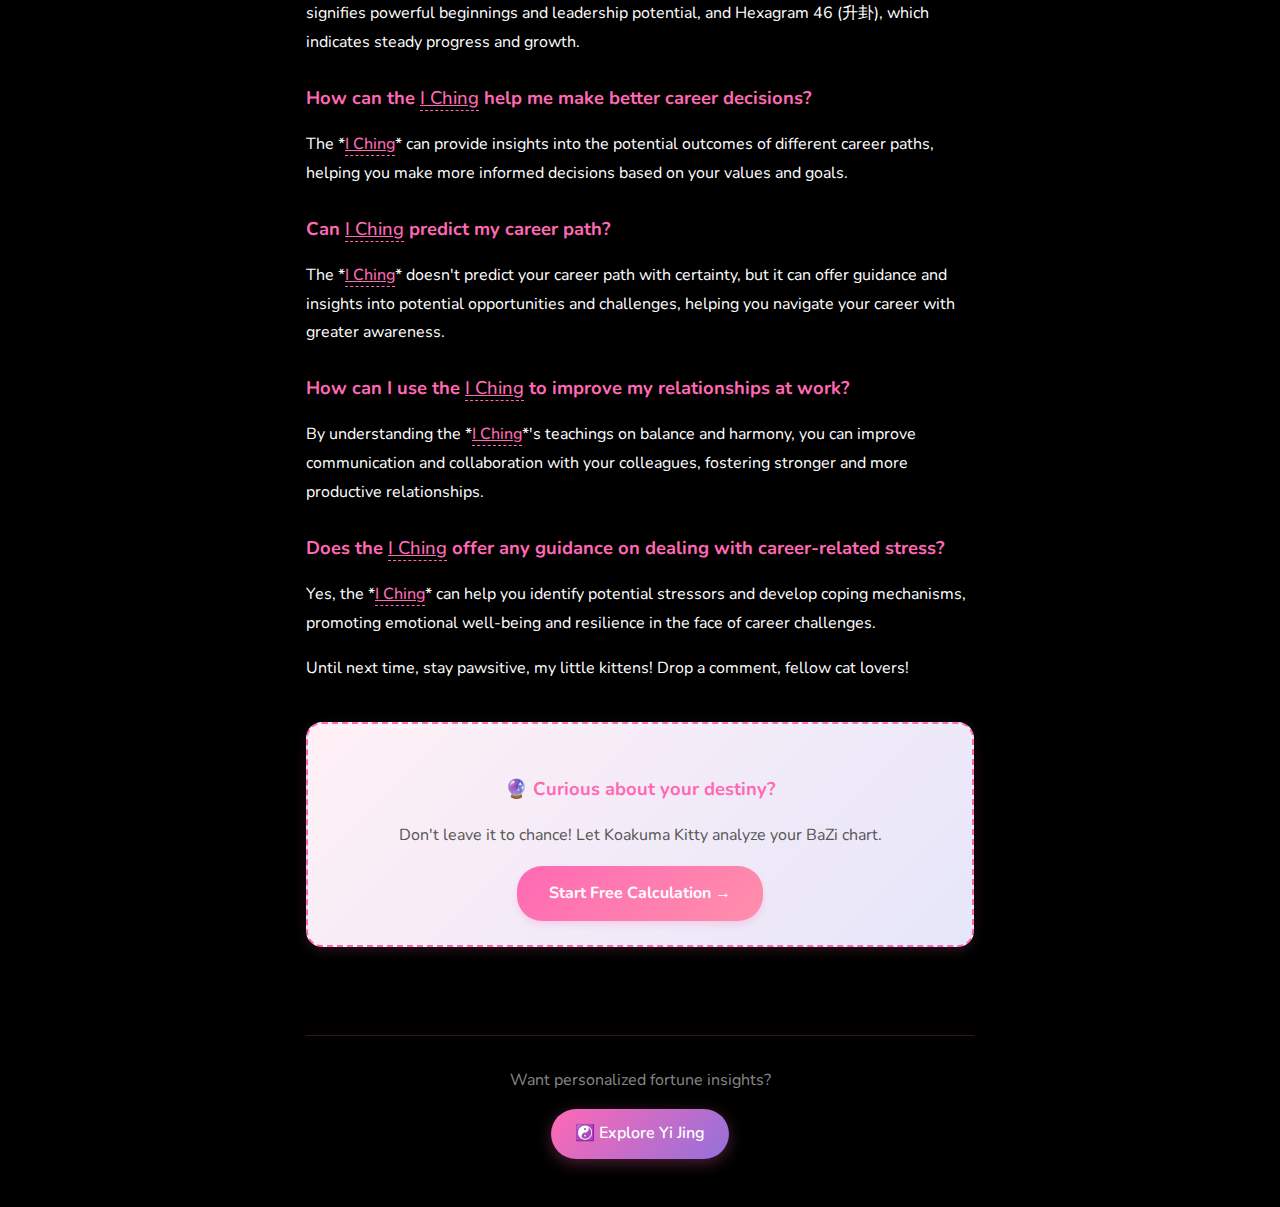
<file: blog/posts/i-ching-for-modern-careers-intuitive-guidance-for-success.html>
<!DOCTYPE html>
<html lang="en">

<head>
    <meta charset="UTF-8">
    <meta name="viewport" content="width=device-width, initial-scale=1.0">
    <title>I Ching for Modern Careers: Intuitive Guidance for Success | Koakuma Kitty Blog</title>
    <meta name="description" content=" Section 1: Decoding the I Ching for Today's Workplace Okay, bestie, let's talk about the I Ching (易经)! This ancient Chinese divination text isn't just som...">
    <link rel="canonical" href="https://koakumakitty.com/blog/posts/i-ching-for-modern-careers-intuitive-guidance-for-success.html" />

    <meta property="og:title" content="I Ching for Modern Careers: Intuitive Guidance for Success">
    <meta property="og:description" content=" Section 1: Decoding the I Ching for Today's Workplace Okay, bestie, let's talk about the I Ching (易">
    <meta property="og:url" content="https://koakumakitty.com/blog/posts/i-ching-for-modern-careers-intuitive-guidance-for-success.html">
    <meta property="og:image" content="https://koakumakitty.com/images/kitty-icon.jpg">
    <meta property="og:type" content="article">

    <link rel="icon" type="image/png" href="../../images/favicon.png">
    <link rel="stylesheet" href="../../css/styles.css">

    <!-- Article Schema -->
    <script type="application/ld+json">
{
  "@context": "https://schema.org",
  "@type": "Article",
  "headline": "I Ching for Modern Careers: Intuitive Guidance for Success",
  "datePublished": "2026-01-10",
  "dateModified": "2026-01-10",
  "author": {
    "@type": "Person",
    "name": "Koakuma Kitty"
  },
  "publisher": {
    "@type": "Organization",
    "name": "Koakuma Kitty",
    "url": "https://koakumakitty.com",
    "logo": {
      "@type": "ImageObject",
      "url": "https://koakumakitty.com/images/kitty-icon.jpg"
    }
  },
  "description": " Section 1: Decoding the I Ching for Today's Workplace Okay, bestie, let's talk about the I Ching (易经)! This ancient Chinese divination text isn't just som...",
  "mainEntityOfPage": {
    "@type": "WebPage",
    "@id": "https://koakumakitty.com/blog/posts/i-ching-for-modern-careers-intuitive-guidance-for-success.html"
  },
  "image": "https://koakumakitty.com/images/kitty-icon.jpg",
  "wordCount": 1526,
  "articleSection": "Yi Jing",
  "keywords": "Yi Jing"
}
    </script>

    <!-- FAQ Schema (SEO Skill: Featured Snippet Optimization) -->
    <script type="application/ld+json">
{
  "@context": "https://schema.org",
  "@type": "FAQPage",
  "mainEntity": [
    {
      "@type": "Question",
      "name": "Question: Why is my career stagnant according to I Ching?",
      "acceptedAnswer": {
        "@type": "Answer",
        "text": "If you feel stuck, consider these hexagrams. Are you lacking the decisive energy of *Zhen Gua* (震卦)? Or perhaps you’re not focusing on the steady progress of *Sheng Gua* (升卦)? It’s all about identifying the imbalance and taking corrective action."
      }
    },
    {
      "@type": "Question",
      "name": "# What I Ching hexagrams predict career success?",
      "acceptedAnswer": {
        "@type": "Answer",
        "text": "Several hexagrams can indicate career success, including Hexagram 51 (震卦), which signifies powerful beginnings and leadership potential, and Hexagram 46 (升卦), which indicates steady progress and growth."
      }
    },
    {
      "@type": "Question",
      "name": "# How can the I Ching help me make better career decisions?",
      "acceptedAnswer": {
        "@type": "Answer",
        "text": "The *I Ching* can provide insights into the potential outcomes of different career paths, helping you make more informed decisions based on your values and goals."
      }
    },
    {
      "@type": "Question",
      "name": "# Can I Ching predict my career path?",
      "acceptedAnswer": {
        "@type": "Answer",
        "text": "The *I Ching* doesn't predict your career path with certainty, but it can offer guidance and insights into potential opportunities and challenges, helping you navigate your career with greater awareness."
      }
    },
    {
      "@type": "Question",
      "name": "# How can I use the I Ching to improve my relationships at work?",
      "acceptedAnswer": {
        "@type": "Answer",
        "text": "By understanding the *I Ching*'s teachings on balance and harmony, you can improve communication and collaboration with your colleagues, fostering stronger and more productive relationships."
      }
    }
  ]
}
    </script>


    <style>
        :root {
            --primary-color: #ff69b4;
            --accent-color: #9370db;
        }

        .article-header {
            padding: 2rem 0;
            border-bottom: 1px solid rgba(255,105,180,0.2);
            margin-bottom: 2rem;
        }

        .article-header .back-link {
            display: inline-flex;
            align-items: center;
            gap: 0.5rem;
            color: var(--primary-color);
            text-decoration: none;
            font-size: 0.9rem;
            margin-bottom: 1.5rem;
        }

        .article-header .back-link:hover {
            text-decoration: underline;
        }

        .article-header h1 {
            font-size: 2rem;
            background: linear-gradient(135deg, var(--primary-color), var(--accent-color));
            -webkit-background-clip: text;
            -webkit-text-fill-color: transparent;
            background-clip: text;
            margin: 0 0 1rem 0;
            line-height: 1.3;
        }

        .article-meta {
            display: flex;
            flex-wrap: wrap;
            gap: 1rem;
            align-items: center;
            font-size: 0.85rem;
            color: #888;
        }

        .article-meta .tag {
            background: linear-gradient(135deg, #f0e6ff, #ffe6f0);
            color: var(--accent-color);
            padding: 0.25rem 0.75rem;
            border-radius: 12px;
            font-weight: 600;
        }

        .article-content {
            padding: 0 0 3rem;
            line-height: 1.8;
            color: #fff;
        }

        .article-content h2 {
            font-size: 1.4rem;
            color: var(--accent-color);
            margin: 2rem 0 1rem;
            padding-bottom: 0.5rem;
            border-bottom: 2px solid rgba(147,112,219,0.2);
        }

        .article-content h3 {
            font-size: 1.15rem;
            color: var(--primary-color);
            margin: 1.5rem 0 0.75rem;
        }

        .article-content p {
            margin: 1rem 0;
        }

        .article-content ul, .article-content ol {
            margin: 1rem 0;
            padding-left: 1.5rem;
        }

        .article-content li {
            margin: 0.5rem 0;
        }

        .article-content a {
            color: var(--primary-color);
            text-decoration: none;
            border-bottom: 1px dashed var(--primary-color);
            transition: all 0.2s ease;
        }

        .article-content a:hover {
            color: var(--accent-color);
            border-bottom-color: var(--accent-color);
        }

        .article-content blockquote {
            background: linear-gradient(135deg, #fff8fc, #f8f0ff);
            border-left: 4px solid var(--primary-color);
            padding: 1rem 1.5rem;
            margin: 1.5rem 0;
            border-radius: 0 12px 12px 0;
            font-style: italic;
            color: #666;
        }

        .article-footer {
            border-top: 1px solid rgba(255,105,180,0.2);
            padding: 2rem 0;
            text-align: center;
        }

        .article-footer .cta-btn {
            display: inline-flex;
            align-items: center;
            gap: 0.5rem;
            background: linear-gradient(135deg, var(--primary-color), var(--accent-color));
            color: white;
            padding: 0.75rem 1.5rem;
            border-radius: 25px;
            text-decoration: none;
            font-weight: 600;
            transition: all 0.2s ease;
            box-shadow: 0 4px 15px rgba(255,105,180,0.3);
        }

        .article-footer .cta-btn:hover {
            transform: translateY(-2px);
            box-shadow: 0 6px 20px rgba(255,105,180,0.4);
        }

        @media (max-width: 600px) {
            .article-header h1 {
                font-size: 1.5rem;
            }
        }
    </style>
</head>

<body>
    <div class="container">
        <article>
            <header class="article-header">
                <a href="/blog/" class="back-link">← Back to Blog</a>
                <h1>I Ching for Modern Careers: Intuitive Guidance for Success</h1>
                <div class="article-meta">
                    <span class="tag">☯️ Yi Jing</span>
                    <span>📅 January 10, 2026</span>
                    <span>⏱️ 8 min read</span>
                </div>
            </header>

            <div class="article-content">
<h2>Section 1: Decoding the I Ching for Today's Workplace</h2>

<p>Okay, bestie, let's talk about the *I Ching* (易经)! This ancient Chinese divination text isn't just some dusty old book. It's literally a probability distribution for your life – a way to understand the energy (气场) around you and make better decisions, especially when it comes to your career. Think of it as a Y2K-style GPS for your soul. The *I Ching* uses hexagrams – those six-line figures – to represent different situations and potential outcomes. In a modern context, these hexagrams can give you insights into work dynamics, challenges, and opportunities. Need to make a big career leap? Consult the *I Ching*. Not sure how to navigate a tricky situation with your boss? The *I Ching* can offer guidance. The goal is to use its wisdom to make more informed decisions – not just blindly follow it, but use it as a tool to understand the underlying energies at play. It's giving major main character energy!</p>

<h2>Section 2: Building Stronger Relationships with the I Ching</h2>

<p>The *I Ching* isn't just about predicting the future; it's also about understanding people. And let's be real, navigating office politics is half the battle for career success. The *I Ching* can help you understand different personality types in the workplace, almost like a personality test but with ancient wisdom. By understanding the *I Ching*'s teachings on balance and harmony, you can improve communication and collaboration with your colleagues. For example, if a colleague is represented by a hexagram that emphasizes communication, you'll know that clear and open dialogue is key. If you're facing conflict, the *I Ching* can offer a path toward resolution by highlighting the underlying causes and potential solutions. It’s all about finding that purr-fect balance.</p>

<h2>Section 3: Finding Your Ideal Career Path with the I Ching</h2>

<p>What I Ching Hexagrams Predict Career Success? Understanding your core values is crucial for finding a fulfilling career path. The *I Ching* can help you identify these values by revealing your inner nature and potential. It’s about aligning who you *are* with what you *do*. The *I Ching* can also be used to explore different career options and possibilities. By casting a hexagram for each potential path, you can gain insights into the potential challenges and rewards of each. This can help you make a more informed decision about which path is right for you. Ultimately, the goal is to find work that not only pays the bills but also provides a sense of purpose and fulfillment. It's giving *ikigai* vibes, am I right?</p>

<h2>Section 4: The I Ching and Office Politics: Navigating the Terrain</h2>

<p>Office politics can be a minefield, ngl. The *I Ching* can offer guidance on understanding power dynamics in the workplace and navigating these dynamics with integrity and grace. It's like having a secret weapon against negativity! The *I Ching* can also help you protect yourself from manipulation and negativity by providing insights into the motives of others and revealing potential pitfalls. Meow let me explain: it's not about becoming a master manipulator yourself, but about understanding the game so you can play it ethically and effectively. Stay true to your values, trust your intuition, and let the *I Ching* guide you through the murky waters of office politics.</p>

<h2>Section 5: Staying Grounded in a Fast-Paced World</h2>

<p>In today's fast-paced world, it's easy to get caught up in the rat race. The *I Ching* can be a powerful tool for stress management and emotional well-being. By consulting the *I Ching* regularly, you can gain insights into your own emotional state and identify potential stressors. It's all about achieving balance – balancing work and personal life, ambition and contentment. The *I Ching*'s principles can help you find inner peace and resilience in the face of career challenges. It reminds us that change is constant and that every challenge is an opportunity for growth. Remember, even when things get tough, you have the inner resources to overcome any obstacle.</p>

<h2>Section 6: I Ching Hexagrams for Career Insights</h2>

<p>Let's dive into some specific hexagrams and see what the *I Ching* has to say about your career.</p>

<h3>Hexagram 51 (震卦): The Arousing (Thunder)</h3>

<p>倪海厦 believed that Hexagram 51, *Zhen Gua* (震卦), indicates a time of significant change and awakening. He noted in his teachings that individuals naturally aligned with this hexagram possess innate talents, often destined for greatness. This hexagram is exceptionally auspicious for those inheriting and expanding family businesses. It also signifies academic success and smooth career progression, particularly before marriage. From a business perspective, it suggests success when assuming leadership roles. Marriage unfolds according to destiny, often occurring when the *Hong Luan* (红鸾) star is in motion. However, he cautioned that this hexagram's influence typically wanes post-marriage, emphasizing the importance of leveraging its strengths beforehand. This Hexagram is pawsitively electrifying for career beginnings! Imagine the energy (气场) of a thunderclap – that’s the kind of momentum this hexagram brings. For your career, it might mean a sudden promotion, a groundbreaking idea, or a chance to lead a major project. This is *the* moment to seize the opportunity and unleash your potential! According to Master Ni, it's a sign of immense, untapped power. It suggests that you should take charge and lead with confidence. However, he cautioned about its fleeting nature, especially after marriage, indicating that the peak of this energy may be strongest during the early stages of your career. Therefore, it’s crucial to make the most of it now, capitalizing on opportunities and making bold moves while the energy is high. The probability of success? High, if you act decisively.</p>

<h3>Hexagram 46 (升卦): Pushing Upward</h3>

<p>倪海厦 considered Hexagram 46, *Sheng Gua* (升卦), to be indicative of gradual but steady progress. This hexagram suggests that advancement comes through diligence, perseverance, and a commitment to continuous improvement. It signifies that success is achieved through incremental steps, rather than sudden leaps. This hexagram encourages you to focus on building a strong foundation, working diligently, and maintaining unwavering resolve. The journey might be slow, but with consistent effort, progress is assured. The key here is patience and persistence. For example, if you’re looking to climb the corporate ladder, Hexagram 46 suggests that promotions will come, but only if you consistently demonstrate your capabilities and dedication. This hexagram emphasizes the importance of steady growth and building a strong reputation through hard work. It’s a reminder that career success is a marathon, not a sprint. So, stay focused, stay diligent, and trust the process.</p>

<h3>Hexagram 61 (中孚卦): Inner Truth</h3>

<p>Hexagram 61, *Zhong Fu Gua* (中孚卦), emphasizes the importance of sincerity and integrity in all your dealings. It suggests that genuine intentions and honest communication are essential for building trust and fostering positive relationships. In a career context, this means being true to yourself, acting with integrity, and communicating openly and honestly with your colleagues and superiors. This hexagram encourages you to lead with your heart and to always act in accordance with your values.</p>

<h3>Hexagram 41 (损卦): Decrease</h3>

<p>Hexagram 41, *Sun Gua* (损卦), indicates a time of sacrifice and self-discipline. It suggests that in order to achieve greater success, you may need to make sacrifices or give up certain things. In a career context, this might mean working longer hours, taking on additional responsibilities, or making personal sacrifices for the sake of your professional goals. This hexagram encourages you to be willing to put in the extra effort and to make the necessary sacrifices to achieve your ambitions. It’s about understanding that short-term sacrifices can lead to long-term gains.</p>

<h2>Question: Why is my career stagnant according to I Ching?</h2>

<p>If you feel stuck, consider these hexagrams. Are you lacking the decisive energy of *Zhen Gua* (震卦)? Or perhaps you’re not focusing on the steady progress of *Sheng Gua* (升卦)? It’s all about identifying the imbalance and taking corrective action.</p>

<h2>FAQ</h2>

<h3>What I Ching hexagrams predict career success?</h3>

<p>Several hexagrams can indicate career success, including Hexagram 51 (震卦), which signifies powerful beginnings and leadership potential, and Hexagram 46 (升卦), which indicates steady progress and growth.</p>

<h3>How can the I Ching help me make better career decisions?</h3>

<p>The *I Ching* can provide insights into the potential outcomes of different career paths, helping you make more informed decisions based on your values and goals.</p>

<h3>Can I Ching predict my career path?</h3>

<p>The *I Ching* doesn't predict your career path with certainty, but it can offer guidance and insights into potential opportunities and challenges, helping you navigate your career with greater awareness.</p>

<h3>How can I use the I Ching to improve my relationships at work?</h3>

<p>By understanding the *I Ching*'s teachings on balance and harmony, you can improve communication and collaboration with your colleagues, fostering stronger and more productive relationships.</p>

<h3>Does the I Ching offer any guidance on dealing with career-related stress?</h3>

<p>Yes, the *I Ching* can help you identify potential stressors and develop coping mechanisms, promoting emotional well-being and resilience in the face of career challenges.</p>

<p>Until next time, stay pawsitive, my little kittens! Drop a comment, fellow cat lovers!</p>
            </div>

            <footer class="article-footer">
                <p style="margin-bottom: 1rem; color: #888;">Want personalized fortune insights?</p>
                <a href="/en/#易经" class="cta-btn">☯️ Explore Yi Jing</a>
            </footer>
        </article>
    </div>

    <!-- 自动注入 SEO 脚本 -->
    <script type="module" src="../../js/core/seo-automator.js"></script>
</body>

</html>
</file>
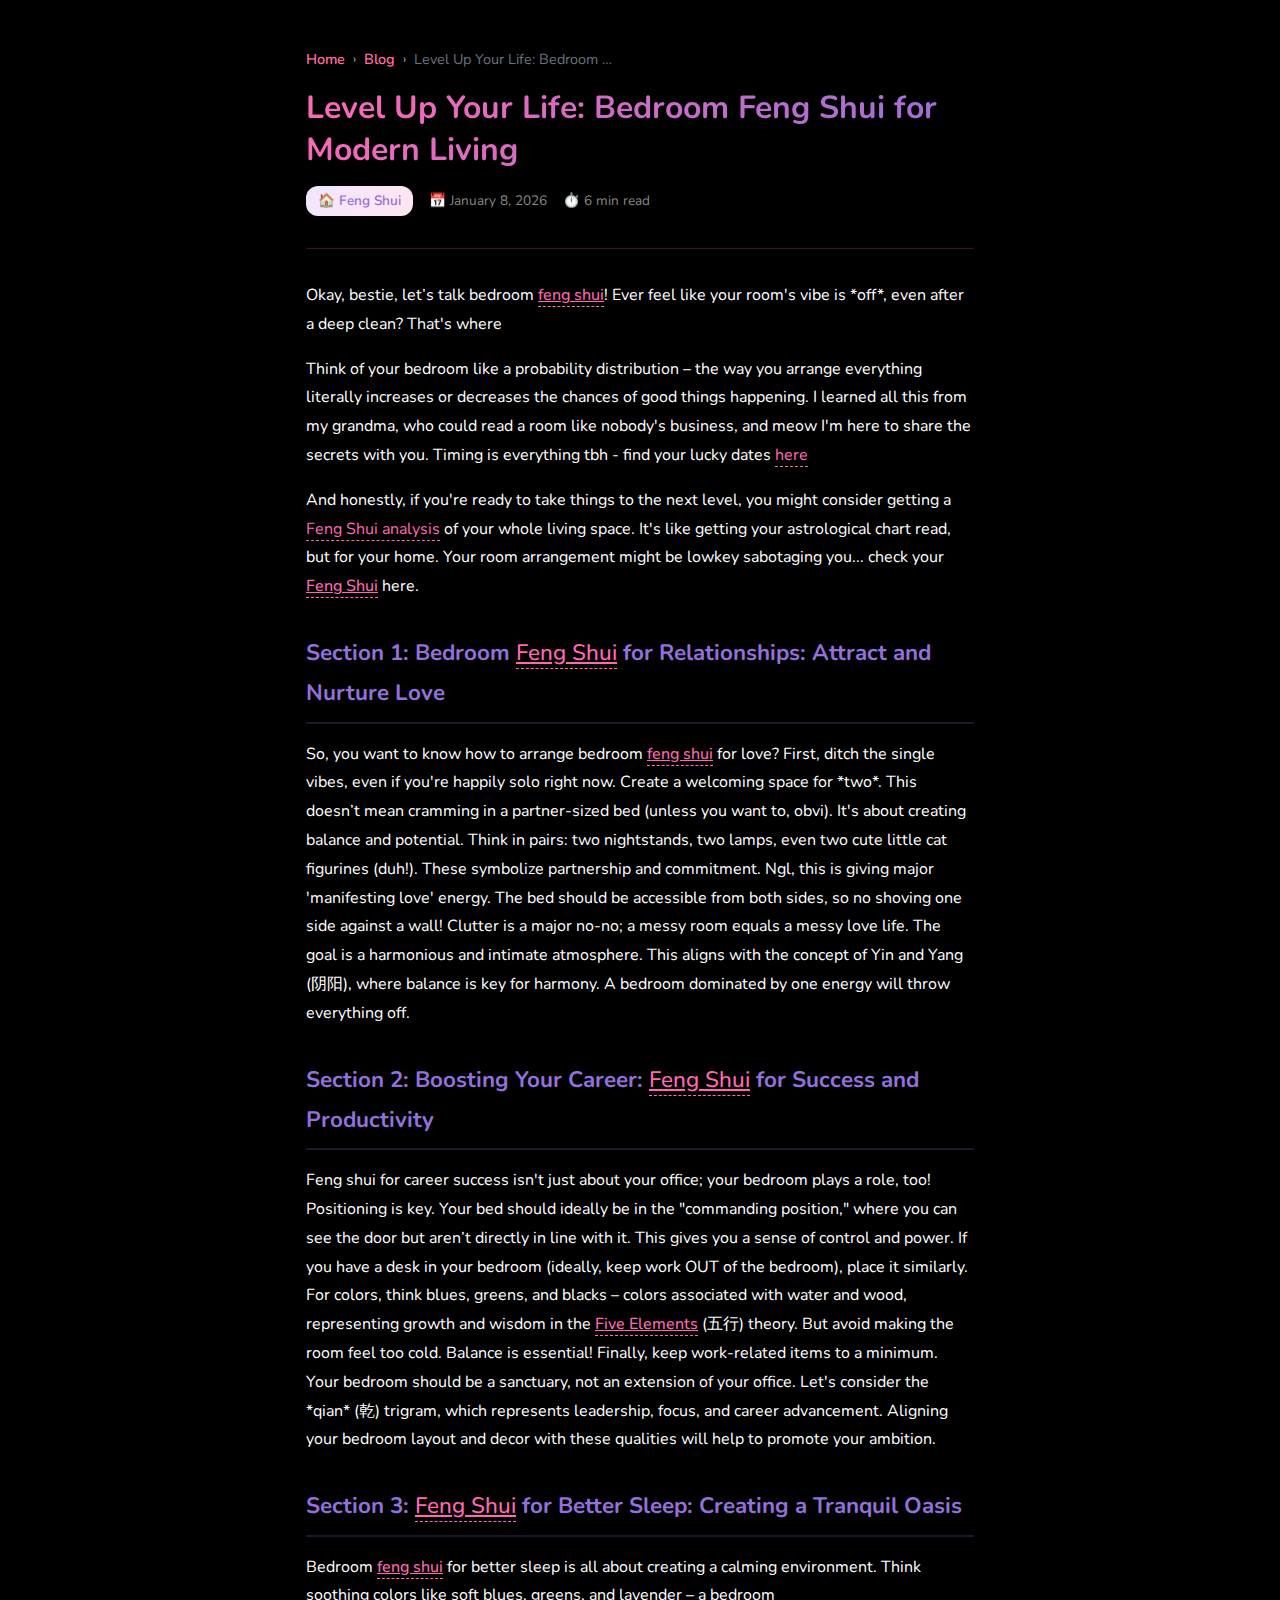
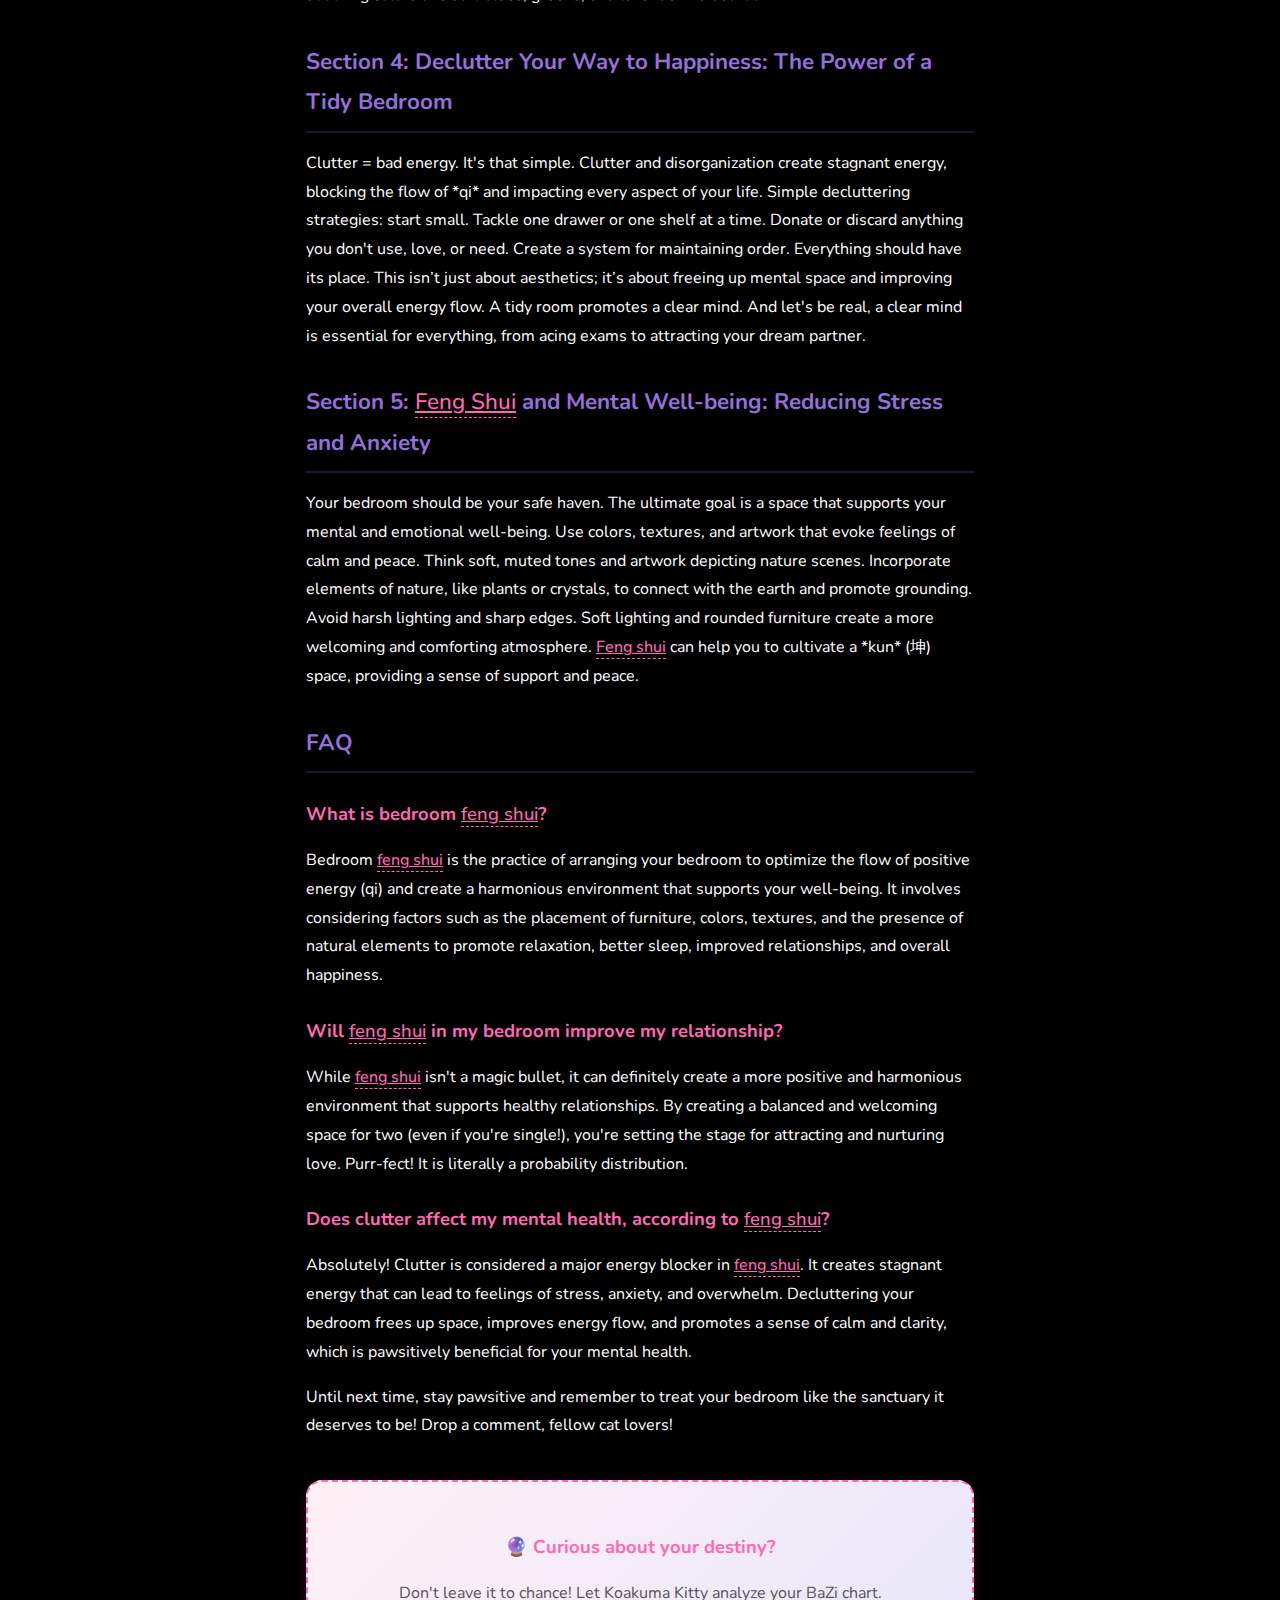
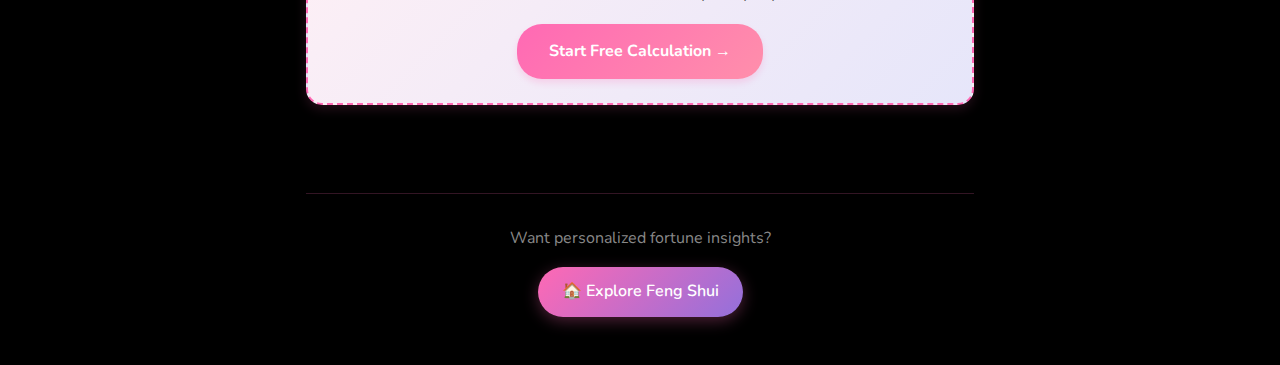
<file: blog/posts/level-up-your-life-bedroom-feng-shui-for-modern-living.html>
<!DOCTYPE html>
<html lang="en">

<head>
    <meta charset="UTF-8">
    <meta name="viewport" content="width=device-width, initial-scale=1.0">
    <title>Level Up Your Life: Bedroom Feng Shui for Modern Living | Koakuma Kitty Blog</title>
    <meta name="description" content="Okay, bestie, let’s talk bedroom feng shui! Ever feel like your room's vibe is off, even after a deep clean? That's where feng shui (风水), the ancient Chine...">
    <link rel="canonical" href="https://koakumakitty.com/blog/posts/level-up-your-life-bedroom-feng-shui-for-modern-living.html" />

    <meta property="og:title" content="Level Up Your Life: Bedroom Feng Shui for Modern Living">
    <meta property="og:description" content="Okay, bestie, let’s talk bedroom feng shui! Ever feel like your room's vibe is off, even after a dee">
    <meta property="og:url" content="https://koakumakitty.com/blog/posts/level-up-your-life-bedroom-feng-shui-for-modern-living.html">
    <meta property="og:image" content="https://koakumakitty.com/images/kitty-icon.jpg">
    <meta property="og:type" content="article">

    <link rel="icon" type="image/png" href="../../images/favicon.png">
    <link rel="stylesheet" href="../../css/styles.css">

    <!-- Article Schema -->
    <script type="application/ld+json">
{
  "@context": "https://schema.org",
  "@type": "Article",
  "headline": "Level Up Your Life: Bedroom Feng Shui for Modern Living",
  "datePublished": "2026-01-08",
  "dateModified": "2026-01-08",
  "author": {
    "@type": "Person",
    "name": "Koakuma Kitty"
  },
  "publisher": {
    "@type": "Organization",
    "name": "Koakuma Kitty",
    "url": "https://koakumakitty.com",
    "logo": {
      "@type": "ImageObject",
      "url": "https://koakumakitty.com/images/kitty-icon.jpg"
    }
  },
  "description": "Okay, bestie, let’s talk bedroom feng shui! Ever feel like your room's vibe is off, even after a deep clean? That's where feng shui (风水), the ancient Chine...",
  "mainEntityOfPage": {
    "@type": "WebPage",
    "@id": "https://koakumakitty.com/blog/posts/level-up-your-life-bedroom-feng-shui-for-modern-living.html"
  },
  "image": "https://koakumakitty.com/images/kitty-icon.jpg",
  "wordCount": 1044,
  "articleSection": "Feng Shui",
  "keywords": "Feng Shui"
}
    </script>

    <!-- FAQ Schema (SEO Skill: Featured Snippet Optimization) -->
    <script type="application/ld+json">
{
  "@context": "https://schema.org",
  "@type": "FAQPage",
  "mainEntity": [
    {
      "@type": "Question",
      "name": "# What is bedroom feng shui?",
      "acceptedAnswer": {
        "@type": "Answer",
        "text": "Bedroom feng shui is the practice of arranging your bedroom to optimize the flow of positive energy (qi) and create a harmonious environment that supports your well-being. It involves considering factors such as the placement of furniture, colors, textures, and the presence of natural elements to promote relaxation, better sleep, improved relationships, and overall happiness."
      }
    },
    {
      "@type": "Question",
      "name": "# Will feng shui in my bedroom improve my relationship?",
      "acceptedAnswer": {
        "@type": "Answer",
        "text": "While feng shui isn't a magic bullet, it can definitely create a more positive and harmonious environment that supports healthy relationships. By creating a balanced and welcoming space for two (even if you're single!), you're setting the stage for attracting and nurturing love. Purr-fect! It is literally a probability distribution."
      }
    },
    {
      "@type": "Question",
      "name": "# Does clutter affect my mental health, according to feng shui?",
      "acceptedAnswer": {
        "@type": "Answer",
        "text": "Absolutely! Clutter is considered a major energy blocker in feng shui. It creates stagnant energy that can lead to feelings of stress, anxiety, and overwhelm. Decluttering your bedroom frees up space, improves energy flow, and promotes a sense of calm and clarity, which is pawsitively beneficial for your mental health. Until next time, stay pawsitive and remember to treat your bedroom like the sanctuary it deserves to be! Drop a comment, fellow cat lovers!"
      }
    }
  ]
}
    </script>


    <style>
        :root {
            --primary-color: #ff69b4;
            --accent-color: #9370db;
        }

        .article-header {
            padding: 2rem 0;
            border-bottom: 1px solid rgba(255,105,180,0.2);
            margin-bottom: 2rem;
        }

        .article-header .back-link {
            display: inline-flex;
            align-items: center;
            gap: 0.5rem;
            color: var(--primary-color);
            text-decoration: none;
            font-size: 0.9rem;
            margin-bottom: 1.5rem;
        }

        .article-header .back-link:hover {
            text-decoration: underline;
        }

        .article-header h1 {
            font-size: 2rem;
            background: linear-gradient(135deg, var(--primary-color), var(--accent-color));
            -webkit-background-clip: text;
            -webkit-text-fill-color: transparent;
            background-clip: text;
            margin: 0 0 1rem 0;
            line-height: 1.3;
        }

        .article-meta {
            display: flex;
            flex-wrap: wrap;
            gap: 1rem;
            align-items: center;
            font-size: 0.85rem;
            color: #888;
        }

        .article-meta .tag {
            background: linear-gradient(135deg, #f0e6ff, #ffe6f0);
            color: var(--accent-color);
            padding: 0.25rem 0.75rem;
            border-radius: 12px;
            font-weight: 600;
        }

        .article-content {
            padding: 0 0 3rem;
            line-height: 1.8;
            color: #fff;
        }

        .article-content h2 {
            font-size: 1.4rem;
            color: var(--accent-color);
            margin: 2rem 0 1rem;
            padding-bottom: 0.5rem;
            border-bottom: 2px solid rgba(147,112,219,0.2);
        }

        .article-content h3 {
            font-size: 1.15rem;
            color: var(--primary-color);
            margin: 1.5rem 0 0.75rem;
        }

        .article-content p {
            margin: 1rem 0;
        }

        .article-content ul, .article-content ol {
            margin: 1rem 0;
            padding-left: 1.5rem;
        }

        .article-content li {
            margin: 0.5rem 0;
        }

        .article-content a {
            color: var(--primary-color);
            text-decoration: none;
            border-bottom: 1px dashed var(--primary-color);
            transition: all 0.2s ease;
        }

        .article-content a:hover {
            color: var(--accent-color);
            border-bottom-color: var(--accent-color);
        }

        .article-content blockquote {
            background: linear-gradient(135deg, #fff8fc, #f8f0ff);
            border-left: 4px solid var(--primary-color);
            padding: 1rem 1.5rem;
            margin: 1.5rem 0;
            border-radius: 0 12px 12px 0;
            font-style: italic;
            color: #666;
        }

        .article-footer {
            border-top: 1px solid rgba(255,105,180,0.2);
            padding: 2rem 0;
            text-align: center;
        }

        .article-footer .cta-btn {
            display: inline-flex;
            align-items: center;
            gap: 0.5rem;
            background: linear-gradient(135deg, var(--primary-color), var(--accent-color));
            color: white;
            padding: 0.75rem 1.5rem;
            border-radius: 25px;
            text-decoration: none;
            font-weight: 600;
            transition: all 0.2s ease;
            box-shadow: 0 4px 15px rgba(255,105,180,0.3);
        }

        .article-footer .cta-btn:hover {
            transform: translateY(-2px);
            box-shadow: 0 6px 20px rgba(255,105,180,0.4);
        }

        @media (max-width: 600px) {
            .article-header h1 {
                font-size: 1.5rem;
            }
        }
    </style>
</head>

<body>
    <div class="container">
        <article>
            <header class="article-header">
                <a href="/blog/" class="back-link">← Back to Blog</a>
                <h1>Level Up Your Life: Bedroom Feng Shui for Modern Living</h1>
                <div class="article-meta">
                    <span class="tag">🏠 Feng Shui</span>
                    <span>📅 January 8, 2026</span>
                    <span>⏱️ 6 min read</span>
                </div>
            </header>

            <div class="article-content">
<p>Okay, bestie, let’s talk bedroom feng shui! Ever feel like your room's vibe is *off*, even after a deep clean? That's where feng shui (风水), the ancient Chinese art of placement, comes in. It’s all about optimizing your space to create positive energy, or *qi* (氣), flow. We'll break down how to arrange your bedroom for maximum good vibes in your relationships, career, sleep, and overall well-being.</p>

<p>Think of your bedroom like a probability distribution – the way you arrange everything literally increases or decreases the chances of good things happening. I learned all this from my grandma, who could read a room like nobody's business, and meow I'm here to share the secrets with you. Timing is everything tbh - find your lucky dates <a href="https://koakumakitty.com/#auspicious" target="_blank" rel="noopener noreferrer">here</a></p>

<p>And honestly, if you're ready to take things to the next level, you might consider getting a <a href="https://koakumakitty.com/#fengshui" target="_blank" rel="noopener noreferrer">Feng Shui analysis</a> of your whole living space. It's like getting your astrological chart read, but for your home. Your room arrangement might be lowkey sabotaging you... check your Feng Shui here.</p>

<h2>Section 1: Bedroom Feng Shui for Relationships: Attract and Nurture Love</h2>

<p>So, you want to know how to arrange bedroom feng shui for love? First, ditch the single vibes, even if you're happily solo right now. Create a welcoming space for *two*. This doesn’t mean cramming in a partner-sized bed (unless you want to, obvi). It's about creating balance and potential. Think in pairs: two nightstands, two lamps, even two cute little cat figurines (duh!). These symbolize partnership and commitment. Ngl, this is giving major 'manifesting love' energy. The bed should be accessible from both sides, so no shoving one side against a wall! Clutter is a major no-no; a messy room equals a messy love life. The goal is a harmonious and intimate atmosphere. This aligns with the concept of Yin and Yang (阴阳), where balance is key for harmony. A bedroom dominated by one energy will throw everything off.</p>

<h2>Section 2: Boosting Your Career: Feng Shui for Success and Productivity</h2>

<p>Feng shui for career success isn't just about your office; your bedroom plays a role, too! Positioning is key. Your bed should ideally be in the "commanding position," where you can see the door but aren’t directly in line with it. This gives you a sense of control and power. If you have a desk in your bedroom (ideally, keep work OUT of the bedroom), place it similarly. For colors, think blues, greens, and blacks – colors associated with water and wood, representing growth and wisdom in the Five Elements (五行) theory. But avoid making the room feel too cold. Balance is essential! Finally, keep work-related items to a minimum. Your bedroom should be a sanctuary, not an extension of your office. Let's consider the *qian* (乾) trigram, which represents leadership, focus, and career advancement. Aligning your bedroom layout and decor with these qualities will help to promote your ambition.</p>

<h2>Section 3: Feng Shui for Better Sleep: Creating a Tranquil Oasis</h2>

<p>Bedroom feng shui for better sleep is all about creating a calming environment. Think soothing colors like soft blues, greens, and lavender – a bedroom feng shui color guide for relaxation. Soft textures are your friend: think plush blankets, smooth sheets, and maybe even a cute faux fur throw. Minimize electronic devices. That blue light is literally your enemy. Banish the TV and try to charge your phone outside the bedroom. Instead, use calming scents like lavender or chamomile. Incorporate natural elements like plants (but avoid thorny ones like cacti), or a small water feature to create a serene atmosphere. This is about cultivating a Yin (阴) space – calm, receptive, and restful.</p>

<h2>Section 4: Declutter Your Way to Happiness: The Power of a Tidy Bedroom</h2>

<p>Clutter = bad energy. It's that simple. Clutter and disorganization create stagnant energy, blocking the flow of *qi* and impacting every aspect of your life. Simple decluttering strategies: start small. Tackle one drawer or one shelf at a time. Donate or discard anything you don't use, love, or need. Create a system for maintaining order. Everything should have its place. This isn’t just about aesthetics; it’s about freeing up mental space and improving your overall energy flow. A tidy room promotes a clear mind. And let's be real, a clear mind is essential for everything, from acing exams to attracting your dream partner.</p>

<h2>Section 5: Feng Shui and Mental Well-being: Reducing Stress and Anxiety</h2>

<p>Your bedroom should be your safe haven. The ultimate goal is a space that supports your mental and emotional well-being. Use colors, textures, and artwork that evoke feelings of calm and peace. Think soft, muted tones and artwork depicting nature scenes. Incorporate elements of nature, like plants or crystals, to connect with the earth and promote grounding. Avoid harsh lighting and sharp edges. Soft lighting and rounded furniture create a more welcoming and comforting atmosphere. Feng shui can help you to cultivate a *kun* (坤) space, providing a sense of support and peace.</p>

<h2>FAQ</h2>
<h3>What is bedroom feng shui?</h3>

<p>Bedroom feng shui is the practice of arranging your bedroom to optimize the flow of positive energy (qi) and create a harmonious environment that supports your well-being. It involves considering factors such as the placement of furniture, colors, textures, and the presence of natural elements to promote relaxation, better sleep, improved relationships, and overall happiness.</p>

<h3>Will feng shui in my bedroom improve my relationship?</h3>

<p>While feng shui isn't a magic bullet, it can definitely create a more positive and harmonious environment that supports healthy relationships. By creating a balanced and welcoming space for two (even if you're single!), you're setting the stage for attracting and nurturing love. Purr-fect! It is literally a probability distribution.</p>

<h3>Does clutter affect my mental health, according to feng shui?</h3>

<p>Absolutely! Clutter is considered a major energy blocker in feng shui. It creates stagnant energy that can lead to feelings of stress, anxiety, and overwhelm. Decluttering your bedroom frees up space, improves energy flow, and promotes a sense of calm and clarity, which is pawsitively beneficial for your mental health.</p>

<p>Until next time, stay pawsitive and remember to treat your bedroom like the sanctuary it deserves to be! Drop a comment, fellow cat lovers!</p>
            </div>

            <footer class="article-footer">
                <p style="margin-bottom: 1rem; color: #888;">Want personalized fortune insights?</p>
                <a href="/en/#风水" class="cta-btn">🏠 Explore Feng Shui</a>
            </footer>
        </article>
    </div>

    <!-- 自动注入 SEO 脚本 -->
    <script type="module" src="../../js/core/seo-automator.js"></script>
</body>

</html>
</file>
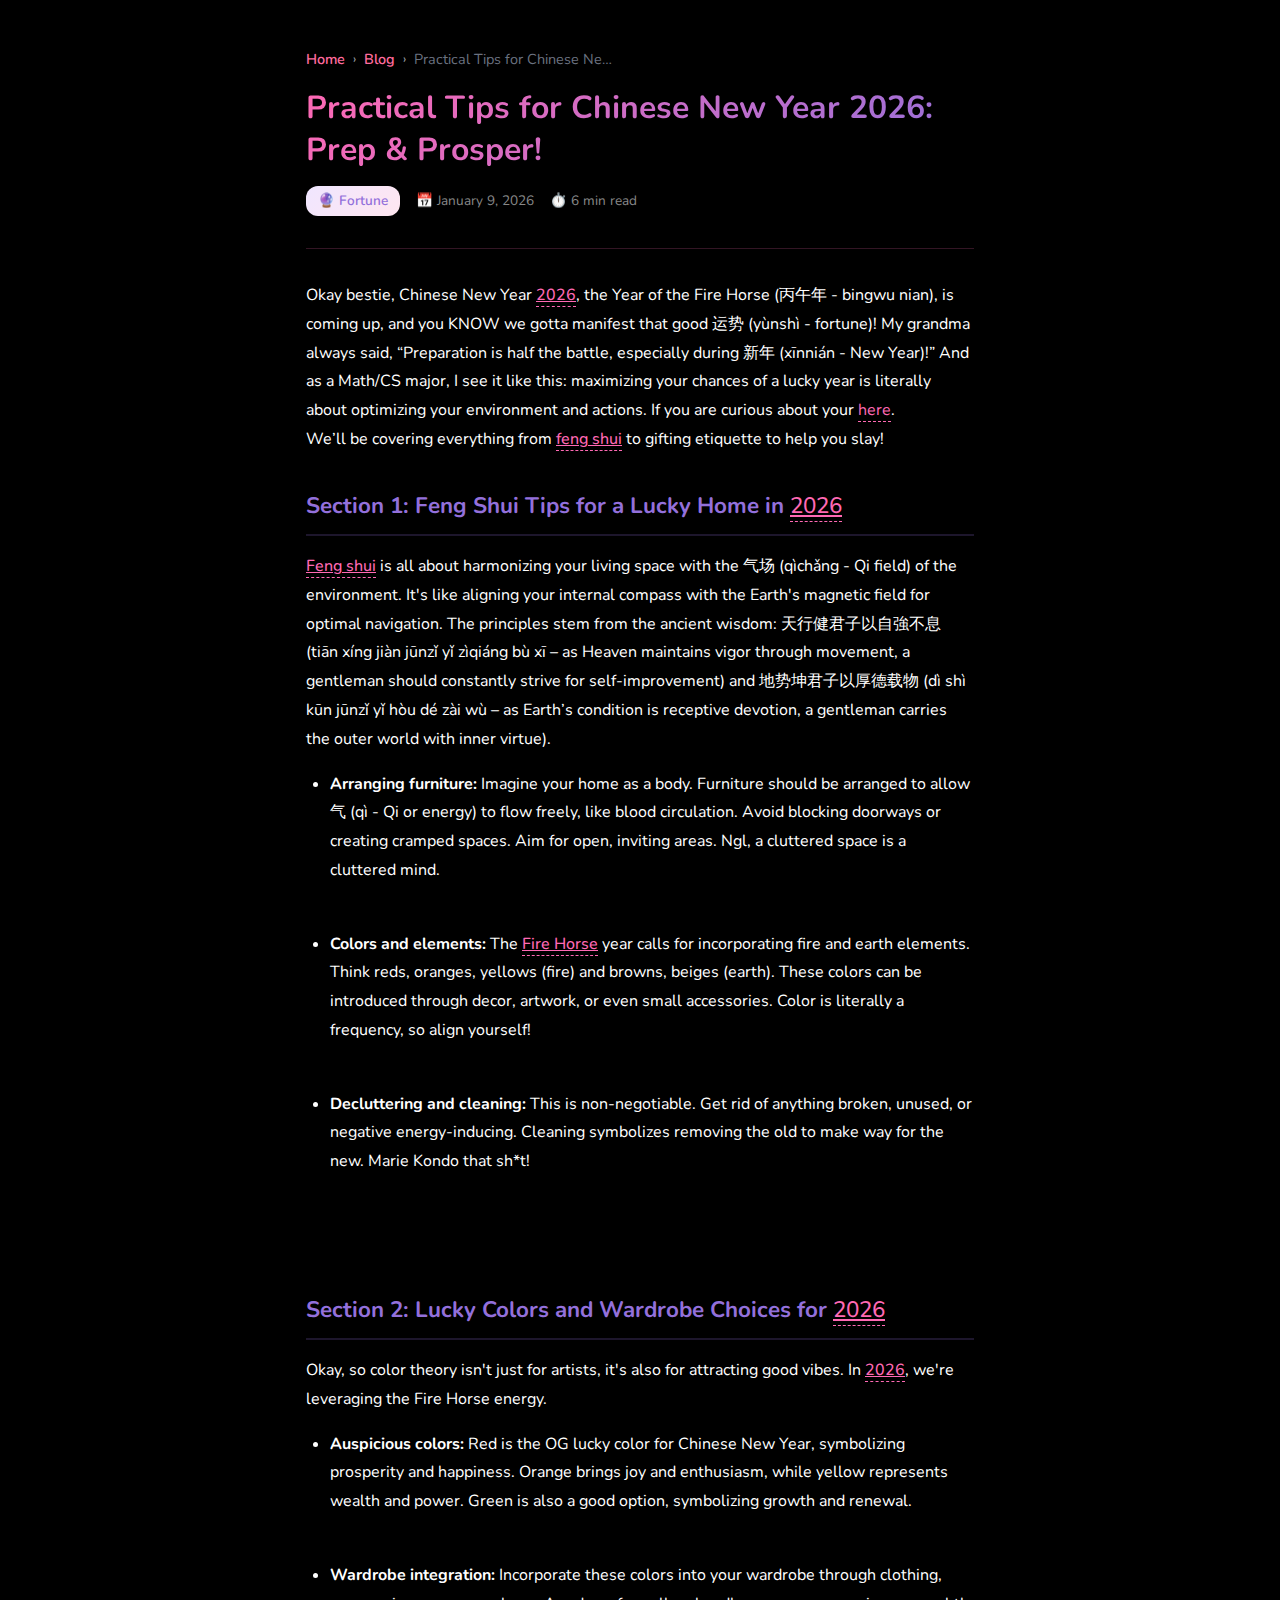
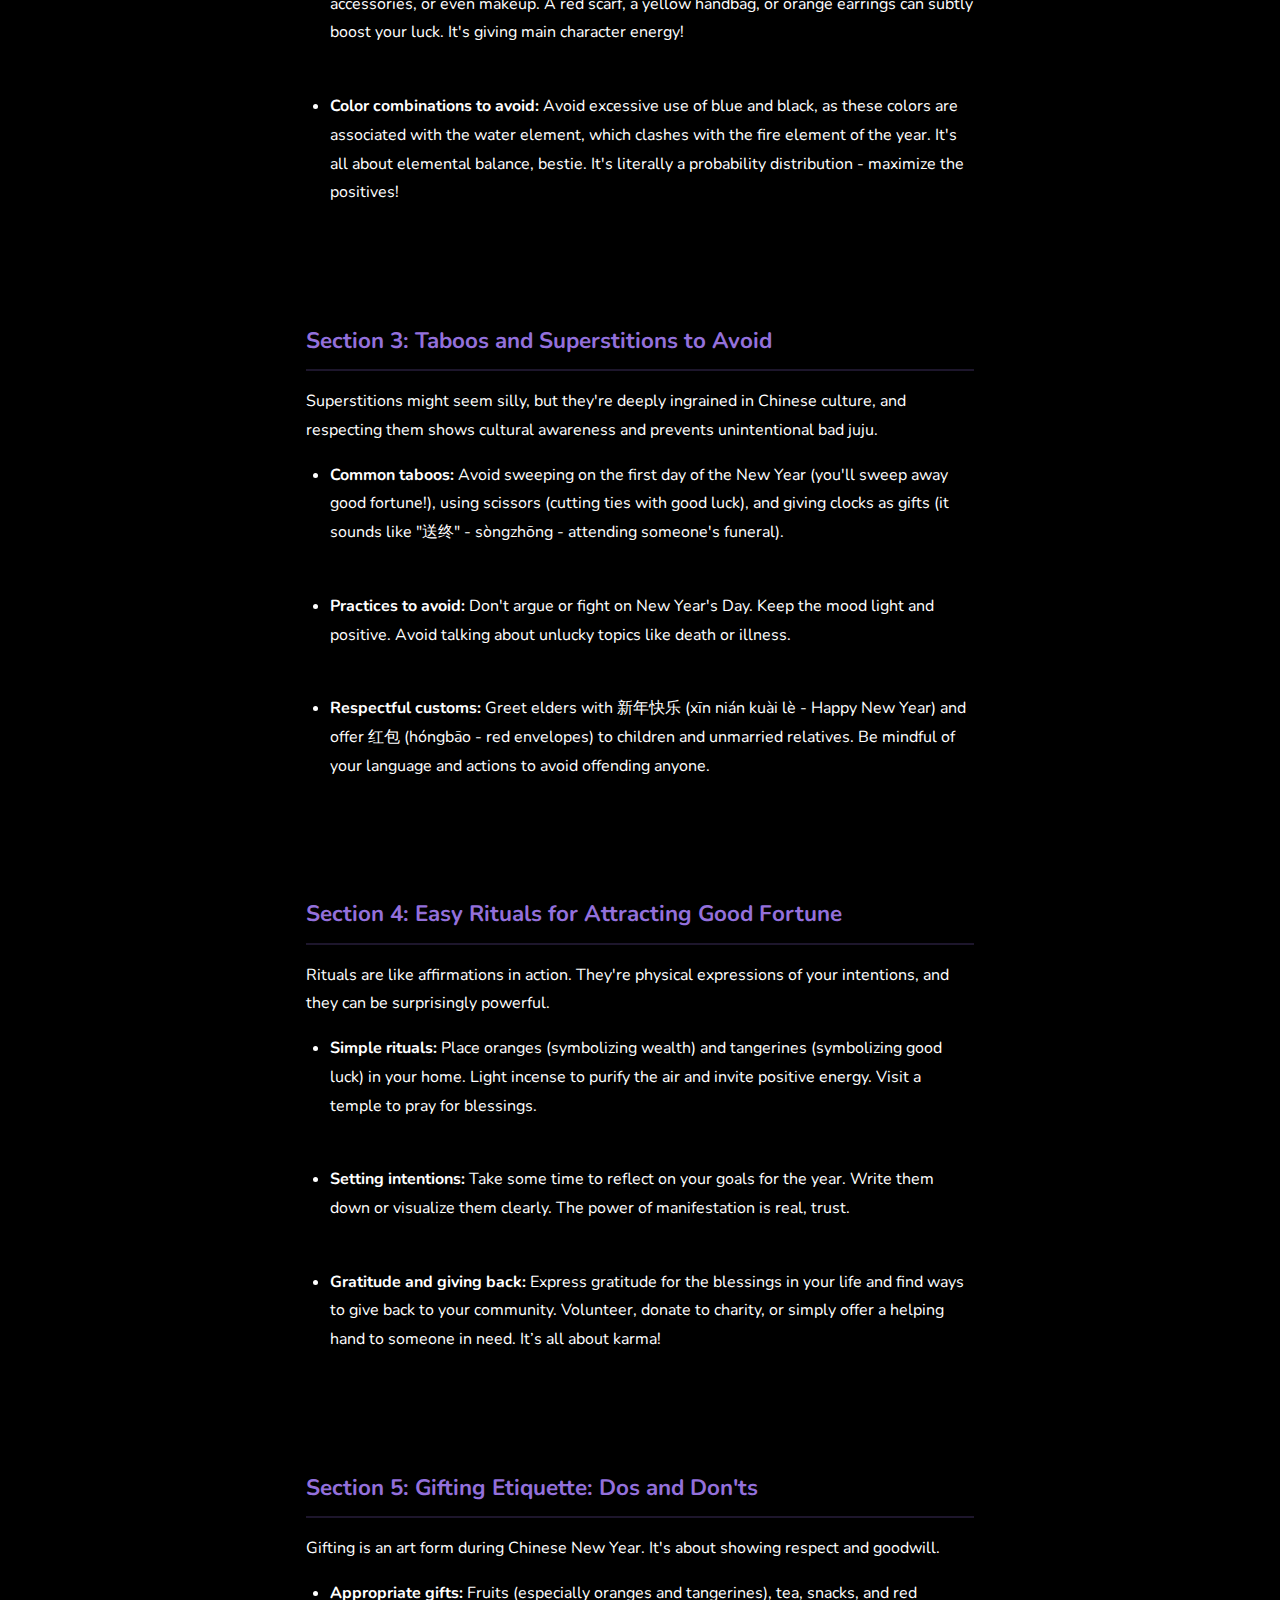
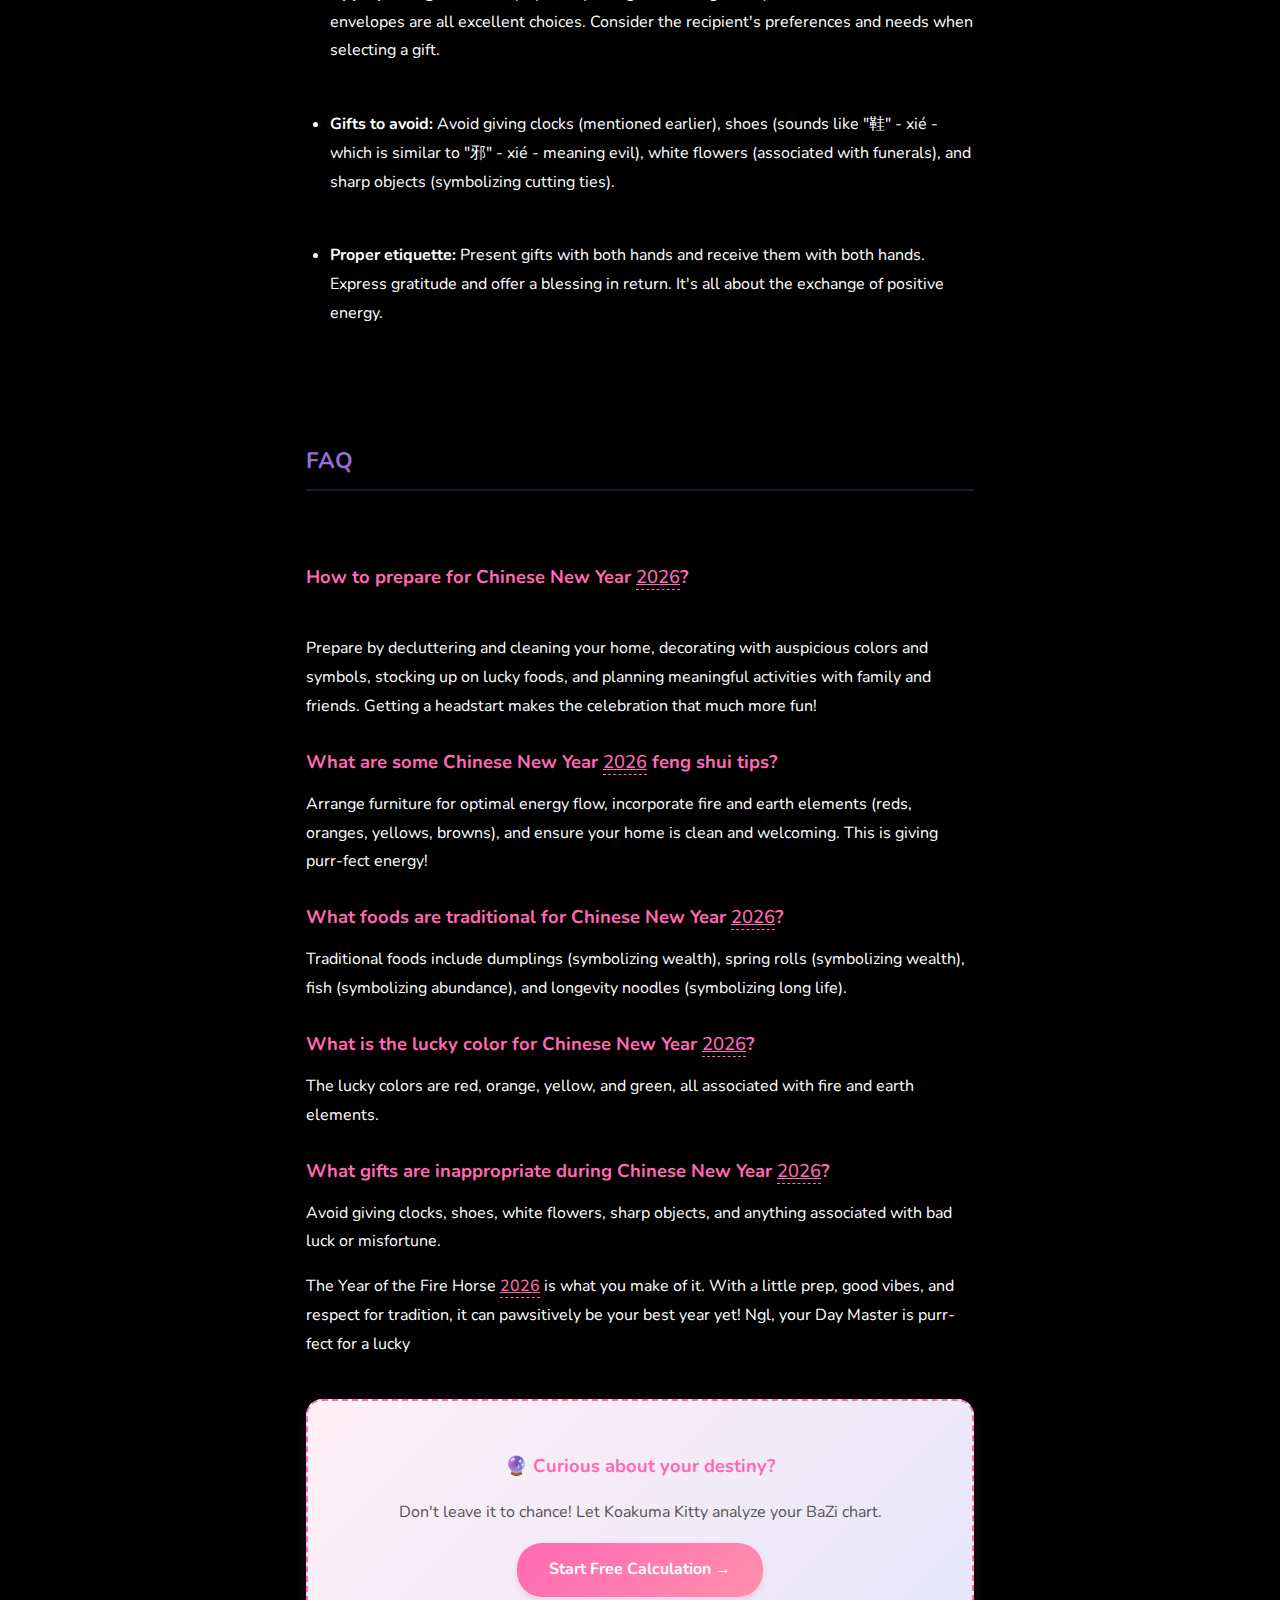
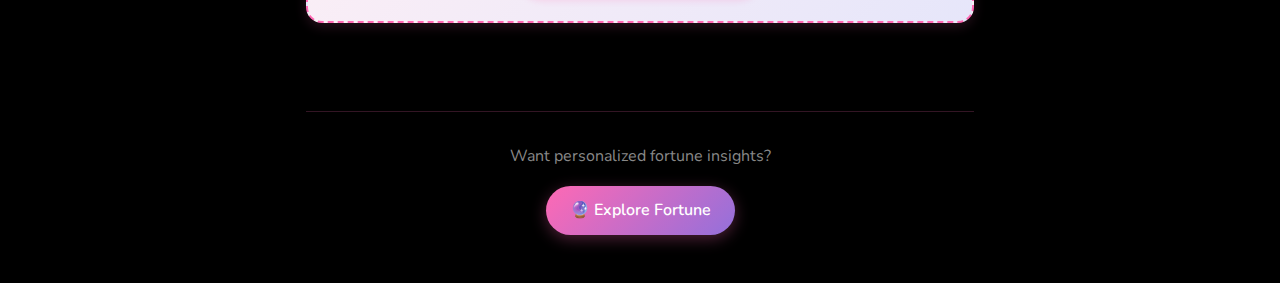
<file: blog/posts/practical-tips-for-chinese-new-year-2026-prep-prosper.html>
<!DOCTYPE html>
<html lang="en">

<head>
    <meta charset="UTF-8">
    <meta name="viewport" content="width=device-width, initial-scale=1.0">
    <title>Practical Tips for Chinese New Year 2026​: Prep & Prosper! | Koakuma Kitty Blog</title>
    <meta name="description" content="Okay bestie, Chinese New Year 2026, the Year of the Fire Horse (丙午年 - bingwu nian), is coming up, and you KNOW we gotta manifest that good 运势 (yùnshì - for...">
    <link rel="canonical" href="https://koakumakitty.com/blog/posts/practical-tips-for-chinese-new-year-2026-prep-prosper.html" />

    <meta property="og:title" content="Practical Tips for Chinese New Year 2026​: Prep & Prosper!">
    <meta property="og:description" content="Okay bestie, Chinese New Year 2026, the Year of the Fire Horse (丙午年 - bingwu nian), is coming up, an">
    <meta property="og:url" content="https://koakumakitty.com/blog/posts/practical-tips-for-chinese-new-year-2026-prep-prosper.html">
    <meta property="og:image" content="https://koakumakitty.com/images/kitty-icon.jpg">
    <meta property="og:type" content="article">

    <link rel="icon" type="image/png" href="../../images/favicon.png">
    <link rel="stylesheet" href="../../css/styles.css">

    <!-- Article Schema -->
    <script type="application/ld+json">
{
  "@context": "https://schema.org",
  "@type": "Article",
  "headline": "Practical Tips for Chinese New Year 2026​: Prep & Prosper!",
  "datePublished": "2026-01-09",
  "dateModified": "2026-01-09",
  "author": {
    "@type": "Person",
    "name": "Koakuma Kitty"
  },
  "publisher": {
    "@type": "Organization",
    "name": "Koakuma Kitty",
    "url": "https://koakumakitty.com",
    "logo": {
      "@type": "ImageObject",
      "url": "https://koakumakitty.com/images/kitty-icon.jpg"
    }
  },
  "description": "Okay bestie, Chinese New Year 2026, the Year of the Fire Horse (丙午年 - bingwu nian), is coming up, and you KNOW we gotta manifest that good 运势 (yùnshì - for...",
  "mainEntityOfPage": {
    "@type": "WebPage",
    "@id": "https://koakumakitty.com/blog/posts/practical-tips-for-chinese-new-year-2026-prep-prosper.html"
  },
  "image": "https://koakumakitty.com/images/kitty-icon.jpg",
  "wordCount": 1072,
  "articleSection": "Fortune",
  "keywords": "Fortune"
}
    </script>

    <!-- FAQ Schema (SEO Skill: Featured Snippet Optimization) -->
    <script type="application/ld+json">
{
  "@context": "https://schema.org",
  "@type": "FAQPage",
  "mainEntity": [
    {
      "@type": "Question",
      "name": "# How to prepare for Chinese New Year 2026?",
      "acceptedAnswer": {
        "@type": "Answer",
        "text": "Prepare by decluttering and cleaning your home, decorating with auspicious colors and symbols, stocking up on lucky foods, and planning meaningful activities with family and friends. Getting a headstart makes the celebration that much more fun!"
      }
    },
    {
      "@type": "Question",
      "name": "# What are some Chinese New Year 2026 feng shui tips?",
      "acceptedAnswer": {
        "@type": "Answer",
        "text": "Arrange furniture for optimal energy flow, incorporate fire and earth elements (reds, oranges, yellows, browns), and ensure your home is clean and welcoming. This is giving purr-fect energy!"
      }
    },
    {
      "@type": "Question",
      "name": "# What foods are traditional for Chinese New Year 2026?",
      "acceptedAnswer": {
        "@type": "Answer",
        "text": "Traditional foods include dumplings (symbolizing wealth), spring rolls (symbolizing wealth), fish (symbolizing abundance), and longevity noodles (symbolizing long life)."
      }
    },
    {
      "@type": "Question",
      "name": "# What is the lucky color for Chinese New Year 2026​?",
      "acceptedAnswer": {
        "@type": "Answer",
        "text": "The lucky colors are red, orange, yellow, and green, all associated with fire and earth elements."
      }
    },
    {
      "@type": "Question",
      "name": "# What gifts are inappropriate during Chinese New Year 2026?",
      "acceptedAnswer": {
        "@type": "Answer",
        "text": "Avoid giving clocks, shoes, white flowers, sharp objects, and anything associated with bad luck or misfortune. The Year of the Fire Horse 2026 is what you make of it. With a little prep, good vibes, and respect for tradition, it can pawsitively be your best year yet! Ngl, your Day Master is purr-fect for a lucky 2026. Until next time, stay pawsitive and drop a comment, fellow cat lovers!"
      }
    }
  ]
}
    </script>


    <style>
        :root {
            --primary-color: #ff69b4;
            --accent-color: #9370db;
        }

        .article-header {
            padding: 2rem 0;
            border-bottom: 1px solid rgba(255,105,180,0.2);
            margin-bottom: 2rem;
        }

        .article-header .back-link {
            display: inline-flex;
            align-items: center;
            gap: 0.5rem;
            color: var(--primary-color);
            text-decoration: none;
            font-size: 0.9rem;
            margin-bottom: 1.5rem;
        }

        .article-header .back-link:hover {
            text-decoration: underline;
        }

        .article-header h1 {
            font-size: 2rem;
            background: linear-gradient(135deg, var(--primary-color), var(--accent-color));
            -webkit-background-clip: text;
            -webkit-text-fill-color: transparent;
            background-clip: text;
            margin: 0 0 1rem 0;
            line-height: 1.3;
        }

        .article-meta {
            display: flex;
            flex-wrap: wrap;
            gap: 1rem;
            align-items: center;
            font-size: 0.85rem;
            color: #888;
        }

        .article-meta .tag {
            background: linear-gradient(135deg, #f0e6ff, #ffe6f0);
            color: var(--accent-color);
            padding: 0.25rem 0.75rem;
            border-radius: 12px;
            font-weight: 600;
        }

        .article-content {
            padding: 0 0 3rem;
            line-height: 1.8;
            color: #fff;
        }

        .article-content h2 {
            font-size: 1.4rem;
            color: var(--accent-color);
            margin: 2rem 0 1rem;
            padding-bottom: 0.5rem;
            border-bottom: 2px solid rgba(147,112,219,0.2);
        }

        .article-content h3 {
            font-size: 1.15rem;
            color: var(--primary-color);
            margin: 1.5rem 0 0.75rem;
        }

        .article-content p {
            margin: 1rem 0;
        }

        .article-content ul, .article-content ol {
            margin: 1rem 0;
            padding-left: 1.5rem;
        }

        .article-content li {
            margin: 0.5rem 0;
        }

        .article-content a {
            color: var(--primary-color);
            text-decoration: none;
            border-bottom: 1px dashed var(--primary-color);
            transition: all 0.2s ease;
        }

        .article-content a:hover {
            color: var(--accent-color);
            border-bottom-color: var(--accent-color);
        }

        .article-content blockquote {
            background: linear-gradient(135deg, #fff8fc, #f8f0ff);
            border-left: 4px solid var(--primary-color);
            padding: 1rem 1.5rem;
            margin: 1.5rem 0;
            border-radius: 0 12px 12px 0;
            font-style: italic;
            color: #666;
        }

        .article-footer {
            border-top: 1px solid rgba(255,105,180,0.2);
            padding: 2rem 0;
            text-align: center;
        }

        .article-footer .cta-btn {
            display: inline-flex;
            align-items: center;
            gap: 0.5rem;
            background: linear-gradient(135deg, var(--primary-color), var(--accent-color));
            color: white;
            padding: 0.75rem 1.5rem;
            border-radius: 25px;
            text-decoration: none;
            font-weight: 600;
            transition: all 0.2s ease;
            box-shadow: 0 4px 15px rgba(255,105,180,0.3);
        }

        .article-footer .cta-btn:hover {
            transform: translateY(-2px);
            box-shadow: 0 6px 20px rgba(255,105,180,0.4);
        }

        @media (max-width: 600px) {
            .article-header h1 {
                font-size: 1.5rem;
            }
        }
    </style>
</head>

<body>
    <div class="container">
        <article>
            <header class="article-header">
                <a href="/blog/" class="back-link">← Back to Blog</a>
                <h1>Practical Tips for Chinese New Year 2026​: Prep & Prosper!</h1>
                <div class="article-meta">
                    <span class="tag">🔮 Fortune</span>
                    <span>📅 January 9, 2026</span>
                    <span>⏱️ 6 min read</span>
                </div>
            </header>

            <div class="article-content">
<p>Okay bestie, Chinese New Year 2026, the Year of the Fire Horse (丙午年 - bingwu nian), is coming up, and you KNOW we gotta manifest that good 运势 (yùnshì - fortune)! My grandma always said, “Preparation is half the battle, especially during 新年 (xīnnián - New Year)!” And as a Math/CS major, I see it like this: maximizing your chances of a lucky year is literally about optimizing your environment and actions. If you are curious about your 2026 vibe? Get your personalized reading <a href="https://koakumakitty.com/#yearly2026" target="_blank" rel="noopener noreferrer">here</a>.<br>We’ll be covering everything from feng shui to gifting etiquette to help you slay!</p>

<h2>Section 1: Feng Shui Tips for a Lucky Home in 2026</h2>

<p>Feng shui is all about harmonizing your living space with the 气场 (qìchǎng - Qi field) of the environment. It's like aligning your internal compass with the Earth's magnetic field for optimal navigation. The principles stem from the ancient wisdom: 天行健君子以自強不息 (tiān xíng jiàn jūnzǐ yǐ zìqiáng bù xī – as Heaven maintains vigor through movement, a gentleman should constantly strive for self-improvement) and 地势坤君子以厚德载物 (dì shì kūn jūnzǐ yǐ hòu dé zài wù – as Earth’s condition is receptive devotion, a gentleman carries the outer world with inner virtue).<br><ul><li><strong>Arranging furniture:</strong> Imagine your home as a body. Furniture should be arranged to allow 气 (qì - Qi or energy) to flow freely, like blood circulation. Avoid blocking doorways or creating cramped spaces. Aim for open, inviting areas. Ngl, a cluttered space is a cluttered mind.</li><br><li><strong>Colors and elements:</strong> The Fire Horse year calls for incorporating fire and earth elements. Think reds, oranges, yellows (fire) and browns, beiges (earth). These colors can be introduced through decor, artwork, or even small accessories. Color is literally a frequency, so align yourself!</li><br><li><strong>Decluttering and cleaning:</strong> This is non-negotiable. Get rid of anything broken, unused, or negative energy-inducing. Cleaning symbolizes removing the old to make way for the new. Marie Kondo that sh*t!</li><br></ul><br><h2>Section 2: Lucky Colors and Wardrobe Choices for 2026</h2></p>

<p>Okay, so color theory isn't just for artists, it's also for attracting good vibes. In 2026, we're leveraging the Fire Horse energy.<br><ul><li><strong>Auspicious colors:</strong> Red is the OG lucky color for Chinese New Year, symbolizing prosperity and happiness. Orange brings joy and enthusiasm, while yellow represents wealth and power. Green is also a good option, symbolizing growth and renewal.</li><br><li><strong>Wardrobe integration:</strong> Incorporate these colors into your wardrobe through clothing, accessories, or even makeup. A red scarf, a yellow handbag, or orange earrings can subtly boost your luck. It's giving main character energy!</li><br><li><strong>Color combinations to avoid:</strong> Avoid excessive use of blue and black, as these colors are associated with the water element, which clashes with the fire element of the year. It's all about elemental balance, bestie. It's literally a probability distribution - maximize the positives!</li><br></ul><br><h2>Section 3: Taboos and Superstitions to Avoid</h2></p>

<p>Superstitions might seem silly, but they're deeply ingrained in Chinese culture, and respecting them shows cultural awareness and prevents unintentional bad juju.<br><ul><li><strong>Common taboos:</strong> Avoid sweeping on the first day of the New Year (you'll sweep away good fortune!), using scissors (cutting ties with good luck), and giving clocks as gifts (it sounds like "送终" - sòngzhōng - attending someone's funeral).</li><br><li><strong>Practices to avoid:</strong> Don't argue or fight on New Year's Day. Keep the mood light and positive. Avoid talking about unlucky topics like death or illness.</li><br><li><strong>Respectful customs:</strong> Greet elders with 新年快乐 (xīn nián kuài lè - Happy New Year) and offer 红包 (hóngbāo - red envelopes) to children and unmarried relatives. Be mindful of your language and actions to avoid offending anyone.</li><br></ul><br><h2>Section 4: Easy Rituals for Attracting Good Fortune</h2></p>

<p>Rituals are like affirmations in action. They're physical expressions of your intentions, and they can be surprisingly powerful.<br><ul><li><strong>Simple rituals:</strong> Place oranges (symbolizing wealth) and tangerines (symbolizing good luck) in your home. Light incense to purify the air and invite positive energy. Visit a temple to pray for blessings.</li><br><li><strong>Setting intentions:</strong> Take some time to reflect on your goals for the year. Write them down or visualize them clearly. The power of manifestation is real, trust.</li><br><li><strong>Gratitude and giving back:</strong> Express gratitude for the blessings in your life and find ways to give back to your community. Volunteer, donate to charity, or simply offer a helping hand to someone in need. It’s all about karma!</li><br></ul><br><h2>Section 5: Gifting Etiquette: Dos and Don'ts</h2></p>

<p>Gifting is an art form during Chinese New Year. It's about showing respect and goodwill.<br><ul><li><strong>Appropriate gifts:</strong> Fruits (especially oranges and tangerines), tea, snacks, and red envelopes are all excellent choices. Consider the recipient's preferences and needs when selecting a gift.</li><br><li><strong>Gifts to avoid:</strong> Avoid giving clocks (mentioned earlier), shoes (sounds like "鞋" - xié - which is similar to "邪" - xié - meaning evil), white flowers (associated with funerals), and sharp objects (symbolizing cutting ties).</li><br><li><strong>Proper etiquette:</strong> Present gifts with both hands and receive them with both hands. Express gratitude and offer a blessing in return. It's all about the exchange of positive energy.</li><br></ul><br><h2>FAQ</h2><br><h3>How to prepare for Chinese New Year 2026?</h3><br>Prepare by decluttering and cleaning your home, decorating with auspicious colors and symbols, stocking up on lucky foods, and planning meaningful activities with family and friends. Getting a headstart makes the celebration that much more fun!</p>

<h3>What are some Chinese New Year 2026 feng shui tips?</h3>
Arrange furniture for optimal energy flow, incorporate fire and earth elements (reds, oranges, yellows, browns), and ensure your home is clean and welcoming. This is giving purr-fect energy!

<h3>What foods are traditional for Chinese New Year 2026?</h3>
Traditional foods include dumplings (symbolizing wealth), spring rolls (symbolizing wealth), fish (symbolizing abundance), and longevity noodles (symbolizing long life).

<h3>What is the lucky color for Chinese New Year 2026​?</h3>
The lucky colors are red, orange, yellow, and green, all associated with fire and earth elements.

<h3>What gifts are inappropriate during Chinese New Year 2026?</h3>
Avoid giving clocks, shoes, white flowers, sharp objects, and anything associated with bad luck or misfortune.

<p>The Year of the Fire Horse 2026 is what you make of it. With a little prep, good vibes, and respect for tradition, it can pawsitively be your best year yet! Ngl, your Day Master is purr-fect for a lucky 2026. Until next time, stay pawsitive and drop a comment, fellow cat lovers!</p>
            </div>

            <footer class="article-footer">
                <p style="margin-bottom: 1rem; color: #888;">Want personalized fortune insights?</p>
                <a href="/en/#运势" class="cta-btn">🔮 Explore Fortune</a>
            </footer>
        </article>
    </div>

    <!-- 自动注入 SEO 脚本 -->
    <script type="module" src="../../js/core/seo-automator.js"></script>
</body>

</html>
</file>
<file: css/styles.css>
/* ============================================
   🐱 喵算命 - Y2K Cat Theme
   Mac OS X Aqua / Windows XP Luna Style
   糖果渐变 + 果冻按钮 + 可爱猫咪
   ============================================ */

/* 导入圆润可爱字体 - 使用国内镜像避免被墙 */
/* 方案1: 使用 loli.net 镜像 (推荐) */
@import url('https://fonts.loli.net/css2?family=Nunito:wght@400;600;700;800&family=Varela+Round&display=swap');

/* 如果上面镜像也不行，CSS会自动使用下面定义的系统字体作为备用 */

/* ===== CSS 变量 ===== */
:root {
    /* 背景渐变色 */
    --color-bg-sky: #E8F4FD;
    --color-bg-lavender: #F5E6FA;
    --color-bg-pink: #FFF0F5;

    /* 面板色 */
    --color-panel: #FFFFFF;
    --color-panel-glass: rgba(255, 255, 255, 0.85);

    /* 主强调色 */
    --color-cherry-pink: #FF6B9D;
    --color-cherry-dark: #E85A8A;
    --color-cherry-light: #FF8FB8;

    /* 辅助色 */
    --color-sky-blue: #4ECDC4;
    --color-lavender: #A78BFA;
    --color-mint: #6EE7B7;
    --color-peach: #FDBA74;

    /* 文字色 */
    --color-text: #374151;
    --color-text-light: #6B7280;
    --color-text-muted: #9CA3AF;

    /* 边框/阴影 */
    --color-border: #E5E7EB;
    --color-border-silver: #C0C0C0;
    --shadow-soft: 0 8px 32px rgba(0, 0, 0, 0.08);
    --shadow-button: 0 4px 0 #C74A7A;

    /* 渐变 */
    --gradient-bg: linear-gradient(135deg, #E8F4FD 0%, #F5E6FA 50%, #FFF0F5 100%);
    --gradient-btn-pink: linear-gradient(180deg, #FF8FB8 0%, #FF6B9D 50%, #E85A8A 100%);
    --gradient-btn-blue: linear-gradient(180deg, #7EDDD6 0%, #4ECDC4 50%, #3DBDB5 100%);
    --gradient-chrome: linear-gradient(180deg, #FFFFFF 0%, #F0F0F0 30%, #E0E0E0 70%, #F0F0F0 100%);

    /* 字体 - 添加更多国内常用字体作为备用 */
    --font-heading: 'Varela Round', 'Nunito', -apple-system, BlinkMacSystemFont, 'PingFang SC', 'Microsoft YaHei', 'Noto Sans SC', sans-serif;
    --font-body: 'Nunito', -apple-system, BlinkMacSystemFont, 'PingFang SC', 'Microsoft YaHei', 'Noto Sans SC', 'Hiragino Sans GB', sans-serif;

    /* 圆角 */
    --radius-sm: 8px;
    --radius-md: 12px;
    --radius-lg: 16px;
    --radius-xl: 24px;
    --radius-pill: 9999px;

    /* 间距 */
    --spacing-xs: 0.5rem;
    --spacing-sm: 0.75rem;
    --spacing-md: 1rem;
    --spacing-lg: 1.5rem;
    --spacing-xl: 2rem;
}

/* Visually hidden class for file inputs (iOS fix) */
.visually-hidden {
    position: absolute;
    width: 1px;
    height: 1px;
    margin: -1px;
    padding: 0;
    overflow: hidden;
    clip: rect(0, 0, 0, 0);
    border: 0;
    opacity: 0;
}

/* Global hidden Utility */
.hidden {
    display: none !important;
}

/* ===== 全局样式 ===== */
* {
    margin: 0;
    padding: 0;
    box-sizing: border-box;
}

body {
    font-family: var(--font-body);
    background: #000;
    color: var(--color-text);
    min-height: 100vh;
    line-height: 1.6;
    font-size: 16px;
}

/* ===== 背景装饰 ===== */
.bg-pattern {
    position: fixed;
    top: 0;
    left: 0;
    width: 100%;
    height: 100%;
    z-index: -2;
    background-image: url('../images/background.jpg');
    background-size: cover;
    background-position: center center;
    background-repeat: no-repeat;
    background-attachment: fixed;
}

/* 移动端背景适配 - iOS不支持fixed attachment */
@supports (-webkit-touch-callout: none) {
    .bg-pattern {
        background-attachment: scroll;
        background-size: cover;
        min-height: 100vh;
    }
}

@media (max-width: 768px) {
    .bg-pattern {
        background-attachment: scroll;
        background-size: cover;
        background-position: center top;
    }
}

/* 浮动星星装饰 */
.floating-symbols {
    position: fixed;
    top: 0;
    left: 0;
    width: 100%;
    height: 100%;
    z-index: -1;
    pointer-events: none;
    overflow: hidden;
}

.floating-symbols span {
    position: absolute;
    font-size: 1rem;
    opacity: 0.4;
    animation: twinkle 3s ease-in-out infinite;
}

.floating-symbols span:nth-child(1) {
    top: 5%;
    left: 5%;
    color: var(--color-cherry-pink);
    animation-delay: 0s;
}

.floating-symbols span:nth-child(2) {
    top: 10%;
    right: 10%;
    color: var(--color-lavender);
    animation-delay: 0.5s;
}

.floating-symbols span:nth-child(3) {
    top: 20%;
    left: 8%;
    color: var(--color-sky-blue);
    animation-delay: 1s;
}

.floating-symbols span:nth-child(4) {
    top: 30%;
    right: 5%;
    color: var(--color-cherry-pink);
    animation-delay: 1.5s;
}

.floating-symbols span:nth-child(5) {
    top: 40%;
    left: 3%;
    color: var(--color-lavender);
    animation-delay: 2s;
}

.floating-symbols span:nth-child(6) {
    top: 50%;
    right: 8%;
    color: var(--color-sky-blue);
    animation-delay: 2.5s;
}

.floating-symbols span:nth-child(7) {
    top: 60%;
    right: 3%;
    color: var(--color-peach);
    animation-delay: 0.8s;
}

.floating-symbols span:nth-child(8) {
    top: 70%;
    left: 50%;
    color: var(--color-cherry-pink);
    animation-delay: 1.2s;
}

.floating-symbols span:nth-child(9) {
    top: 8%;
    left: 20%;
    color: var(--color-lavender);
    animation-delay: 0.3s;
    font-size: 1.2rem;
}

.floating-symbols span:nth-child(10) {
    top: 18%;
    right: 25%;
    color: var(--color-cherry-pink);
    animation-delay: 0.7s;
}

.floating-symbols span:nth-child(11) {
    top: 28%;
    left: 15%;
    color: var(--color-peach);
    animation-delay: 1.1s;
    font-size: 0.8rem;
}

.floating-symbols span:nth-child(12) {
    top: 38%;
    right: 18%;
    color: var(--color-lavender);
    animation-delay: 1.6s;
}

.floating-symbols span:nth-child(13) {
    top: 48%;
    left: 25%;
    color: var(--color-sky-blue);
    animation-delay: 2.1s;
    font-size: 1.3rem;
}

.floating-symbols span:nth-child(14) {
    top: 58%;
    right: 30%;
    color: var(--color-cherry-pink);
    animation-delay: 2.6s;
}

.floating-symbols span:nth-child(15) {
    top: 68%;
    left: 12%;
    color: var(--color-peach);
    animation-delay: 0.4s;
    font-size: 0.9rem;
}

.floating-symbols span:nth-child(16) {
    top: 78%;
    right: 15%;
    color: var(--color-lavender);
    animation-delay: 0.9s;
}

.floating-symbols span:nth-child(17) {
    top: 85%;
    left: 35%;
    color: var(--color-cherry-pink);
    animation-delay: 1.3s;
    font-size: 1.1rem;
}

.floating-symbols span:nth-child(18) {
    top: 12%;
    left: 40%;
    color: var(--color-sky-blue);
    animation-delay: 1.8s;
}

.floating-symbols span:nth-child(19) {
    top: 45%;
    right: 40%;
    color: var(--color-peach);
    animation-delay: 2.3s;
    font-size: 1.2rem;
}

.floating-symbols span:nth-child(20) {
    top: 75%;
    left: 45%;
    color: var(--color-lavender);
    animation-delay: 2.8s;
}

.floating-symbols span:nth-child(21) {
    top: 3%;
    right: 35%;
    color: var(--color-cherry-pink);
    animation-delay: 0.2s;
    font-size: 0.85rem;
}

.floating-symbols span:nth-child(22) {
    top: 25%;
    left: 32%;
    color: var(--color-sky-blue);
    animation-delay: 0.6s;
}

.floating-symbols span:nth-child(23) {
    top: 65%;
    right: 22%;
    color: var(--color-peach);
    animation-delay: 1.4s;
    font-size: 1.15rem;
}

.floating-symbols span:nth-child(24) {
    top: 90%;
    left: 8%;
    color: var(--color-lavender);
    animation-delay: 1.9s;
}

@keyframes twinkle {

    0%,
    100% {
        opacity: 0.2;
        transform: scale(1);
    }

    50% {
        opacity: 0.5;
        transform: scale(1.2);
    }
}

/* ===== 主容器 ===== */
.container {
    max-width: 700px;
    margin: 0 auto;
    padding: var(--spacing-md);
    min-height: 100vh;
}

/* ===== 顶部品牌条 - Aqua风格 ===== */
.header {
    text-align: center;
    padding: var(--spacing-lg) var(--spacing-md);
    background: linear-gradient(180deg, #FFD6E8 0%, #FFAFD0 50%, #FF8FC4 100%);
    border: 2px solid #FF8FBF;
    border-radius: var(--radius-lg) var(--radius-lg) 0 0;
    margin-bottom: 0;
    position: relative;
    box-shadow:
        inset 0 2px 8px rgba(255, 255, 255, 0.6),
        0 4px 12px rgba(255, 143, 196, 0.3);
}

.header::after {
    content: '';
    position: absolute;
    top: 0;
    left: 0;
    right: 0;
    height: 50%;
    background: linear-gradient(180deg, rgba(255, 255, 255, 0.4) 0%, transparent 100%);
    border-radius: var(--radius-lg) var(--radius-lg) 0 0;
    pointer-events: none;
}

/* ===== Header Links (Blog + Language Globe) ===== */
.header-links {
    position: absolute;
    top: 10px;
    right: 15px;
    z-index: 100;
    display: flex;
    align-items: center;
    gap: 10px;
}

.header-links .blog-link {
    display: flex;
    align-items: center;
    gap: 4px;
    padding: 8px 14px;
    background: rgba(255, 255, 255, 0.9);
    border-radius: var(--radius-pill);
    box-shadow: 0 2px 8px rgba(0, 0, 0, 0.1);
    color: #666;
    text-decoration: none;
    font-size: 0.85rem;
    font-weight: 600;
    transition: all 0.2s ease;
}

.header-links .blog-link:hover {
    color: var(--color-cherry-pink);
    transform: translateY(-1px);
    box-shadow: 0 4px 12px rgba(255, 107, 157, 0.2);
}

/* Language Globe Container */
.lang-globe-container {
    position: relative;
}

.lang-globe-btn {
    width: 40px;
    height: 40px;
    border-radius: 50%;
    background: rgba(255, 255, 255, 0.9);
    border: 2px solid rgba(255, 255, 255, 0.8);
    box-shadow: 0 2px 8px rgba(0, 0, 0, 0.1);
    cursor: pointer;
    display: flex;
    align-items: center;
    justify-content: center;
    transition: all 0.3s ease;
}

.lang-globe-btn:hover {
    transform: scale(1.1);
    box-shadow: 0 4px 12px rgba(255, 107, 157, 0.25);
    border-color: var(--color-cherry-light);
}

.lang-globe-btn[aria-expanded="true"] {
    background: var(--gradient-btn-pink);
    border-color: var(--color-cherry-dark);
}

.lang-globe-btn[aria-expanded="true"] .globe-icon {
    filter: brightness(10);
}

.globe-icon {
    font-size: 1.2rem;
    line-height: 1;
}

/* Language Dropdown */
.lang-dropdown {
    position: absolute;
    top: calc(100% + 8px);
    right: 0;
    min-width: 140px;
    background: var(--color-panel);
    border: 1px solid var(--color-border);
    border-radius: var(--radius-md);
    box-shadow: 0 8px 24px rgba(0, 0, 0, 0.15);
    overflow: hidden;
    opacity: 1;
    transform: translateY(0);
    transition: all 0.25s ease;
}

.lang-dropdown.hidden {
    opacity: 0;
    transform: translateY(-10px);
    pointer-events: none;
}

.lang-option {
    display: flex;
    align-items: center;
    gap: 10px;
    padding: 12px 16px;
    color: var(--color-text);
    text-decoration: none;
    font-size: 0.9rem;
    transition: background 0.2s;
    position: relative;
}

.lang-option:hover {
    background: #FFF5F8;
}

.lang-option.active {
    background: linear-gradient(90deg, #FFF0F5 0%, transparent 100%);
    color: var(--color-cherry-pink);
    font-weight: 600;
}

.lang-option.active::after {
    content: '✓';
    position: absolute;
    right: 12px;
    color: var(--color-cherry-pink);
    font-size: 0.8rem;
}

.lang-flag {
    font-size: 1.1rem;
}

.lang-name {
    font-size: 0.9rem;
}

/* Mobile: Header Links */
@media (max-width: 480px) {
    .header-links {
        top: 8px;
        right: 10px;
        gap: 8px;
    }

    .header-links .blog-link {
        padding: 6px 10px;
        font-size: 0.8rem;
    }

    .lang-globe-btn {
        width: 36px;
        height: 36px;
    }

    .globe-icon {
        font-size: 1rem;
    }
}

.logo {
    display: flex;
    align-items: center;
    justify-content: center;
    gap: var(--spacing-md);
}

.logo-image {
    width: 60px;
    height: 60px;
    border-radius: 50%;
    object-fit: cover;
    border: 3px solid #fff;
    box-shadow: 0 4px 12px rgba(255, 107, 157, 0.4);
}

.logo-symbol {
    font-size: 2.5rem;
    filter: drop-shadow(0 2px 4px rgba(0, 0, 0, 0.1));
}

.header h1 {
    font-family: var(--font-heading);
    font-size: 1.6rem;
    font-weight: 800;
    color: #fff;
    text-shadow:
        1px 1px 0 #FF6B9D,
        2px 2px 4px rgba(200, 50, 100, 0.4);
}

.subtitle {
    font-size: 0.95rem;
    color: #fff;
    margin-top: var(--spacing-xs);
    text-shadow: 0 1px 2px rgba(200, 50, 100, 0.3);
    font-weight: 600;
}

/* ===== 跑马灯（隐藏 - Y2K可爱风不需要） ===== */
.marquee-container {
    display: none;
}

/* ===== 倪师介绍视频区域 ===== */
.video-intro {
    background: var(--color-panel);
    border: 1px solid var(--color-border);
    border-top: none;
    padding: var(--spacing-md) var(--spacing-lg);
    text-align: center;
}

.video-title {
    font-family: var(--font-heading);
    font-size: 1.1rem;
    color: var(--color-cherry-pink);
    margin-bottom: var(--spacing-md);
    font-weight: 700;
}

.video-container {
    position: relative;
    width: 100%;
    padding-bottom: 56.25%;
    /* 16:9 宽高比 */
    height: 0;
    overflow: hidden;
    border-radius: var(--radius-md);
    box-shadow:
        0 4px 12px rgba(0, 0, 0, 0.1),
        inset 0 0 0 2px var(--color-cherry-light);
    background: linear-gradient(135deg, #FFF0F5 0%, #F5E6FA 100%);
}

.video-container iframe {
    position: absolute;
    top: 0;
    left: 0;
    width: 100%;
    height: 100%;
    border: none;
    border-radius: var(--radius-md);
}

.video-desc {
    font-size: 0.9rem;
    color: var(--color-text-light);
    margin-top: var(--spacing-md);
    font-weight: 500;
}

/* ===== 导航Tab - 胶囊按钮 ===== */
.nav-tabs {
    display: flex;
    flex-wrap: wrap;
    justify-content: center;
    gap: var(--spacing-sm);
    padding: var(--spacing-md);
    background: var(--color-panel);
    border: 1px solid var(--color-border);
    border-top: none;
    border-radius: 0 0 var(--radius-lg) var(--radius-lg);
    margin-bottom: var(--spacing-lg);
    box-shadow: var(--shadow-soft);
}

.nav-tab {
    display: flex;
    align-items: center;
    gap: 6px;
    padding: 10px 18px;
    background: var(--color-panel);
    border: 2px solid var(--color-border);
    border-radius: var(--radius-pill);
    cursor: pointer;
    transition: all 0.2s ease;
    color: var(--color-text-light);
    font-family: var(--font-body);
    font-size: 0.9rem;
    font-weight: 600;
}

.nav-tab:hover {
    background: #F9FAFB;
    border-color: var(--color-cherry-light);
    color: var(--color-cherry-pink);
    transform: translateY(-2px);
    box-shadow: 0 4px 8px rgba(255, 107, 157, 0.15);
}

.nav-tab.active {
    background: var(--gradient-btn-pink);
    border-color: var(--color-cherry-dark);
    color: #fff;
    box-shadow:
        inset 0 2px 4px rgba(255, 255, 255, 0.4),
        0 3px 8px rgba(255, 107, 157, 0.4);
}

.tab-icon {
    font-size: 1rem;
}

.tab-text {
    font-size: 0.85rem;
}

.nav-tab.full-width {
    width: 100%;
    margin-bottom: var(--spacing-sm);
    justify-content: center;
    background: linear-gradient(135deg, #FFF0F5 0%, #FFF 100%);
    border-color: var(--color-cherry-light);
}

.nav-tab.full-width.active {
    background: var(--gradient-btn-pink);
    border-color: var(--color-cherry-dark);
}

/* ===== 快速入口区 ===== */
.nav-section {
    background: var(--color-panel);
    border: 1px solid var(--color-border);
    border-top: none;
    border-radius: 0 0 var(--radius-lg) var(--radius-lg);
    margin-bottom: var(--spacing-lg);
    box-shadow: var(--shadow-soft);
    overflow: hidden;
}

.quick-access {
    padding: var(--spacing-lg);
    text-align: center;
}

.quick-access-title {
    font-family: var(--font-heading);
    font-size: 1rem;
    color: var(--color-cherry-pink);
    margin-bottom: var(--spacing-md);
    font-weight: 700;
}

.quick-cards {
    display: grid;
    grid-template-columns: repeat(3, 1fr);
    gap: var(--spacing-md);
}

.quick-card {
    display: flex;
    flex-direction: column;
    align-items: center;
    gap: 8px;
    padding: var(--spacing-lg) var(--spacing-md);
    background: linear-gradient(135deg, #FFF0F5 0%, #FFF 100%);
    border: 2px solid var(--color-border);
    border-radius: var(--radius-lg);
    cursor: pointer;
    transition: all 0.3s ease;
    font-family: var(--font-body);
}

.quick-card:hover {
    transform: translateY(-4px);
    border-color: var(--color-cherry-light);
    box-shadow: 0 8px 24px rgba(255, 107, 157, 0.2);
}

.quick-card.active {
    background: var(--gradient-btn-pink);
    border-color: var(--color-cherry-dark);
    color: #fff;
    box-shadow: 0 4px 12px rgba(255, 107, 157, 0.4);
}

.quick-icon {
    font-size: 2rem;
}

.quick-title {
    font-family: var(--font-heading);
    font-size: 1rem;
    font-weight: 700;
}

.quick-desc {
    font-size: 0.75rem;
    opacity: 0.8;
}

/* ===== 更多功能折叠区 ===== */
.more-features {
    border-top: 1px solid var(--color-border);
}

.more-toggle {
    width: 100%;
    display: flex;
    align-items: center;
    justify-content: center;
    gap: 8px;
    padding: var(--spacing-md);
    background: transparent;
    border: none;
    cursor: pointer;
    color: var(--color-text-light);
    font-family: var(--font-body);
    font-size: 0.9rem;
    font-weight: 600;
    transition: all 0.2s;
}

.more-toggle:hover {
    color: var(--color-cherry-pink);
    background: #FFF5F8;
}

.more-toggle[aria-expanded="true"] .toggle-arrow {
    transform: rotate(180deg);
}

.toggle-arrow {
    transition: transform 0.3s;
    font-size: 0.75rem;
}

.more-grid {
    display: flex;
    flex-wrap: wrap;
    justify-content: center;
    gap: var(--spacing-sm);
    padding: 0 var(--spacing-md) var(--spacing-md);
    max-height: 300px;
    overflow: hidden;
    transition: all 0.3s ease;
}

.more-grid.hidden {
    max-height: 0;
    padding-top: 0;
    padding-bottom: 0;
    opacity: 0;
}

/* Mobile: Quick Access */
@media (max-width: 600px) {
    .quick-cards {
        grid-template-columns: 1fr;
        gap: var(--spacing-sm);
    }

    .quick-card {
        flex-direction: row;
        justify-content: flex-start;
        padding: var(--spacing-md);
        gap: var(--spacing-md);
    }

    .quick-icon {
        font-size: 1.5rem;
    }

    .quick-title {
        font-size: 0.95rem;
    }

    .quick-desc {
        display: none;
    }
}

/* ===== 内容区域 ===== */
.tab-content {
    display: none;
    animation: fadeSlideIn 0.3s ease;
}

.tab-content.active {
    display: block;
}

@keyframes fadeSlideIn {
    from {
        opacity: 0;
        transform: translateY(10px);
    }

    to {
        opacity: 1;
        transform: translateY(0);
    }
}

/* ===== 模块头部 ===== */
.module-header {
    text-align: center;
    margin-bottom: var(--spacing-lg);
    padding: var(--spacing-md);
}

.module-header h2 {
    font-family: var(--font-heading);
    font-size: 1.5rem;
    color: var(--color-cherry-pink);
    margin-bottom: var(--spacing-xs);
}

.module-header p {
    color: var(--color-text-light);
    font-size: 0.95rem;
}

/* ===== 表单卡片 - 玻璃面板 ===== */
.form-section {
    background: var(--color-panel-glass);
    backdrop-filter: blur(10px);
    border: 1px solid rgba(255, 255, 255, 0.8);
    border-radius: var(--radius-lg);
    padding: var(--spacing-xl);
    margin-bottom: var(--spacing-lg);
    box-shadow:
        var(--shadow-soft),
        inset 0 1px 2px rgba(255, 255, 255, 0.9);
}

.form-group {
    margin-bottom: var(--spacing-lg);
}

.form-group label {
    display: block;
    margin-bottom: var(--spacing-sm);
    color: var(--color-text);
    font-weight: 600;
    font-size: 0.95rem;
}

/* ===== 输入框 ===== */
.form-input {
    width: 100%;
    padding: 14px 16px;
    background: #fff;
    border: 2px solid var(--color-border);
    border-radius: var(--radius-md);
    color: var(--color-text);
    font-family: var(--font-body);
    font-size: 1rem;
    transition: all 0.2s ease;
}

.form-input:focus {
    outline: none;
    border-color: var(--color-cherry-pink);
    box-shadow: 0 0 0 4px rgba(255, 107, 157, 0.15);
}

.form-input::placeholder {
    color: var(--color-text-muted);
}

textarea.form-input {
    resize: vertical;
    min-height: 100px;
}

/* ===== 单选按钮 - 可爱胶囊 ===== */
.radio-group {
    display: flex;
    gap: var(--spacing-md);
    flex-wrap: wrap;
}

.radio-label {
    display: flex;
    align-items: center;
    gap: 8px;
    cursor: pointer;
    padding: 12px 20px;
    background: #fff;
    border: 2px solid var(--color-border);
    border-radius: var(--radius-pill);
    transition: all 0.2s ease;
    color: var(--color-text-light);
    font-weight: 500;
}

.radio-label:hover {
    border-color: var(--color-cherry-light);
    background: #FFF5F8;
}

.radio-label input[type="radio"] {
    appearance: none;
    width: 18px;
    height: 18px;
    border: 2px solid var(--color-border);
    border-radius: 50%;
    cursor: pointer;
    position: relative;
    transition: all 0.2s ease;
}

.radio-label input[type="radio"]:checked {
    background: var(--color-cherry-pink);
    border-color: var(--color-cherry-pink);
}

.radio-label input[type="radio"]:checked::after {
    content: '';
    position: absolute;
    top: 50%;
    left: 50%;
    transform: translate(-50%, -50%);
    width: 6px;
    height: 6px;
    background: #fff;
    border-radius: 50%;
}

.radio-label:has(input:checked) {
    border-color: var(--color-cherry-pink);
    background: #FFF5F8;
    color: var(--color-cherry-pink);
}

/* ===== 主按钮 - Y2K果冻按钮 ===== */
.submit-btn {
    width: 100%;
    padding: 16px 24px;
    background: var(--gradient-btn-pink);
    border: 2px solid var(--color-cherry-dark);
    border-radius: var(--radius-xl);
    color: #fff;
    font-family: var(--font-heading);
    font-size: 1.1rem;
    font-weight: 700;
    cursor: pointer;
    position: relative;
    transition: all 0.2s ease;
    box-shadow:
        inset 0 2px 4px rgba(255, 255, 255, 0.5),
        0 4px 0 var(--color-cherry-dark),
        0 6px 12px rgba(255, 107, 157, 0.3);
    text-shadow: 0 1px 2px rgba(0, 0, 0, 0.2);
}

.submit-btn:hover {
    transform: translateY(-2px);
    box-shadow:
        inset 0 2px 4px rgba(255, 255, 255, 0.5),
        0 6px 0 var(--color-cherry-dark),
        0 10px 20px rgba(255, 107, 157, 0.4);
}

.submit-btn:active {
    transform: translateY(2px);
    box-shadow:
        inset 0 2px 8px rgba(0, 0, 0, 0.1),
        0 2px 0 var(--color-cherry-dark),
        0 3px 6px rgba(255, 107, 157, 0.2);
}

.btn-glow {
    display: none;
}

.divination-btn {
    display: flex;
    flex-direction: column;
    align-items: center;
    gap: 4px;
}

.coin-icons {
    font-size: 1.2rem;
}

/* ===== 结果区域 ===== */
.result-section {
    background: var(--color-panel);
    border: 1px solid var(--color-border);
    border-radius: var(--radius-lg);
    padding: var(--spacing-xl);
    box-shadow: var(--shadow-soft);
}

.result-section.hidden {
    display: none;
}

/* ===== 八字柱子 ===== */
.bazi-pillars {
    display: grid;
    grid-template-columns: repeat(4, 1fr);
    gap: 12px;
    margin-bottom: var(--spacing-lg);
}

.pillar {
    text-align: center;
    padding: var(--spacing-md);
    background: linear-gradient(180deg, #FFF5F8 0%, #fff 100%);
    border: 2px solid var(--color-cherry-light);
    border-radius: var(--radius-md);
    box-shadow: 0 4px 8px rgba(255, 107, 157, 0.1);
}

.pillar-label {
    font-size: 0.8rem;
    color: var(--color-text-light);
    margin-bottom: var(--spacing-xs);
    font-weight: 600;
}

.pillar-stem {
    font-size: 2rem;
    color: var(--color-cherry-pink);
    font-weight: 700;
    text-shadow: 0 2px 4px rgba(255, 107, 157, 0.2);
}

.pillar-branch {
    font-size: 2rem;
    color: var(--color-lavender);
    font-weight: 700;
    text-shadow: 0 2px 4px rgba(167, 139, 250, 0.2);
}

/* ===== 五行图表 ===== */
.wuxing-chart {
    display: flex;
    justify-content: center;
    gap: 15px;
    margin: var(--spacing-lg) 0;
    flex-wrap: wrap;
}

.wuxing-item {
    display: flex;
    flex-direction: column;
    align-items: center;
    padding: 10px;
}

.wuxing-symbol {
    width: 50px;
    height: 50px;
    display: flex;
    align-items: center;
    justify-content: center;
    font-size: 1.5rem;
    border-radius: 50%;
    margin-bottom: 6px;
    border: 3px solid;
    box-shadow:
        inset 0 2px 4px rgba(255, 255, 255, 0.5),
        0 2px 4px rgba(0, 0, 0, 0.1);
}

.wuxing-symbol.wood {
    background: linear-gradient(180deg, #86EFAC 0%, #22C55E 100%);
    border-color: #16A34A;
    color: #fff;
}

.wuxing-symbol.fire {
    background: linear-gradient(180deg, #FCA5A5 0%, #EF4444 100%);
    border-color: #DC2626;
    color: #fff;
}

.wuxing-symbol.earth {
    background: linear-gradient(180deg, #FDE68A 0%, #F59E0B 100%);
    border-color: #D97706;
    color: #fff;
}

.wuxing-symbol.metal {
    background: var(--gradient-chrome);
    border-color: var(--color-border-silver);
    color: #666;
}

.wuxing-symbol.water {
    background: linear-gradient(180deg, #93C5FD 0%, #3B82F6 100%);
    border-color: #2563EB;
    color: #fff;
}

.wuxing-count {
    font-size: 0.85rem;
    color: var(--color-text-light);
    font-weight: 600;
}

/* ===== 分析卡片 ===== */
.analysis-card {
    background: #FAFAFA;
    padding: var(--spacing-md);
    margin-bottom: var(--spacing-md);
    border-radius: var(--radius-md);
    border-left: 4px solid var(--color-cherry-pink);
}

.analysis-card h4 {
    color: var(--color-cherry-pink);
    margin-bottom: var(--spacing-sm);
    font-size: 1rem;
    font-weight: 700;
}

.analysis-card p {
    color: var(--color-text);
    line-height: 1.7;
}

/* ===== 姓名显示 ===== */
.name-display {
    text-align: center;
    margin-bottom: var(--spacing-lg);
}

.name-chars {
    display: flex;
    justify-content: center;
    gap: 15px;
}

.name-char {
    font-size: 2.5rem;
    color: var(--color-cherry-pink);
    padding: 15px 20px;
    background: linear-gradient(180deg, #FFF5F8 0%, #fff 100%);
    border: 3px solid var(--color-cherry-light);
    border-radius: var(--radius-md);
    position: relative;
    font-weight: 700;
    box-shadow:
        inset 0 2px 4px rgba(255, 255, 255, 0.8),
        0 4px 8px rgba(255, 107, 157, 0.15);
}

.name-char .stroke-count {
    position: absolute;
    bottom: -10px;
    right: -10px;
    background: var(--color-lavender);
    color: #fff;
    font-size: 0.7rem;
    padding: 3px 8px;
    border-radius: var(--radius-pill);
    font-weight: 600;
}

.wuge-grid {
    display: grid;
    grid-template-columns: repeat(5, 1fr);
    gap: 10px;
    margin: var(--spacing-lg) 0;
}

.wuge-item {
    text-align: center;
    padding: 12px 8px;
    background: #fff;
    border: 2px solid var(--color-border);
    border-radius: var(--radius-md);
}

.wuge-name {
    font-size: 0.75rem;
    color: var(--color-text-light);
    margin-bottom: 4px;
    font-weight: 600;
}

.wuge-number {
    font-size: 1.4rem;
    color: var(--color-cherry-pink);
    font-weight: 700;
}

.wuge-luck {
    font-size: 0.7rem;
    margin-top: 4px;
    padding: 2px 8px;
    border-radius: var(--radius-pill);
    display: inline-block;
    font-weight: 600;
}

.wuge-luck.good {
    background: #DCFCE7;
    color: #16A34A;
}

.wuge-luck.neutral {
    background: #FEF3C7;
    color: #D97706;
}

.wuge-luck.bad {
    background: #FEE2E2;
    color: #DC2626;
}

/* ===== 卦象显示 ===== */
.hexagram-display {
    text-align: center;
    margin-bottom: var(--spacing-lg);
}

.hexagram-symbol {
    font-size: 4rem;
    color: var(--color-lavender);
    margin-bottom: 10px;
    text-shadow: 0 4px 8px rgba(167, 139, 250, 0.3);
}

.hexagram-name {
    font-family: var(--font-heading);
    font-size: 1.4rem;
    color: var(--color-cherry-pink);
    font-weight: 700;
}

.hexagram-lines {
    display: flex;
    flex-direction: column;
    align-items: center;
    gap: 8px;
    margin: var(--spacing-lg) 0;
}

.yao-line {
    display: flex;
    align-items: center;
    gap: 12px;
}

.yao-symbol {
    width: 100px;
    height: 10px;
    display: flex;
    gap: 8px;
}

.yao-solid {
    flex: 1;
    background: var(--gradient-btn-pink);
    border-radius: var(--radius-sm);
    box-shadow: 0 2px 4px rgba(255, 107, 157, 0.3);
}

.yao-broken {
    flex: 1;
    display: flex;
    gap: 12px;
}

.yao-broken span {
    flex: 1;
    background: var(--gradient-btn-blue);
    border-radius: var(--radius-sm);
    box-shadow: 0 2px 4px rgba(78, 205, 196, 0.3);
}

.yao-position {
    font-size: 0.8rem;
    color: var(--color-text-light);
    width: 40px;
    font-weight: 600;
}

/* ===== 占卜动画 ===== */
.divination-animation {
    text-align: center;
    padding: var(--spacing-xl);
}

.divination-animation.hidden {
    display: none;
}

.coins {
    display: flex;
    justify-content: center;
    gap: 20px;
    margin-bottom: 15px;
}

.coin {
    font-size: 2.5rem;
    animation: coinBounce 0.5s ease-in-out infinite;
    filter: drop-shadow(0 4px 8px rgba(253, 186, 116, 0.4));
}

.coin:nth-child(2) {
    animation-delay: 0.1s;
}

.coin:nth-child(3) {
    animation-delay: 0.2s;
}

@keyframes coinBounce {

    0%,
    100% {
        transform: translateY(0);
    }

    50% {
        transform: translateY(-15px);
    }
}

/* ===== 每日运势 ===== */
.daily-date {
    text-align: center;
    margin-bottom: var(--spacing-lg);
    padding: var(--spacing-md);
    background: linear-gradient(180deg, #FFF5F8 0%, #fff 100%);
    border: 2px solid var(--color-cherry-light);
    border-radius: var(--radius-md);
}

.daily-date span {
    display: block;
}

#daily-lunar,
#daily-lunar-result {
    font-family: var(--font-heading);
    font-size: 1.1rem;
    color: var(--color-cherry-pink);
    font-weight: 700;
}

.fortune-overview {
    display: grid;
    grid-template-columns: repeat(2, 1fr);
    gap: 12px;
    margin-bottom: var(--spacing-lg);
}

.fortune-item {
    text-align: center;
    padding: var(--spacing-md);
    background: #fff;
    border: 2px solid var(--color-border);
    border-radius: var(--radius-md);
    transition: all 0.2s ease;
}

.fortune-item:hover {
    border-color: var(--color-cherry-light);
    transform: translateY(-2px);
    box-shadow: 0 4px 8px rgba(255, 107, 157, 0.1);
}

.fortune-icon {
    font-size: 1.8rem;
    margin-bottom: 6px;
}

.fortune-label {
    font-size: 0.85rem;
    color: var(--color-text-light);
    margin-bottom: 4px;
    font-weight: 600;
}

.fortune-stars {
    color: var(--color-peach);
    font-size: 1rem;
}

.lucky-info {
    display: grid;
    grid-template-columns: repeat(2, 1fr);
    gap: 10px;
    margin-top: var(--spacing-lg);
}

.lucky-item {
    display: flex;
    align-items: center;
    gap: 8px;
    padding: 12px;
    background: #FAFAFA;
    border-radius: var(--radius-md);
}

.lucky-label {
    color: var(--color-text-light);
    font-size: 0.9rem;
}

.lucky-value {
    color: var(--color-cherry-pink);
    font-weight: 600;
}

/* ===== 每日运势 - 新增样式 ===== */

/* 可选字段提示 */
.optional-hint {
    text-align: center;
    color: var(--color-cherry-pink);
    font-size: 0.9rem;
    margin-bottom: var(--spacing-md);
    padding: 12px;
    background: linear-gradient(180deg, #FFF5F8 0%, #fff 100%);
    border: 2px dashed var(--color-cherry-light);
    border-radius: var(--radius-md);
    font-weight: 600;
}

/* 必填/选填标记 */
.required-mark {
    color: #EF4444;
    font-size: 0.8rem;
    font-weight: 600;
}

.optional-mark {
    color: var(--color-text-muted);
    font-size: 0.8rem;
    font-weight: 500;
    opacity: 0.9;
}

/* 精准度提示 */
.accuracy-note {
    text-align: center;
    padding: 12px 16px;
    margin-bottom: var(--spacing-md);
    border-radius: var(--radius-md);
    font-size: 0.95rem;
    font-weight: 600;
    background: linear-gradient(135deg, #FEF3C7 0%, #FDE68A 100%);
    color: #92400E;
    border: 2px solid #FDE68A;
    box-shadow: 0 2px 8px rgba(253, 230, 138, 0.4);
}

/* 个性化称呼 */
.personal-greeting {
    text-align: center;
    font-size: 1.1rem;
    color: var(--color-cherry-pink);
    font-weight: 700;
    padding: 15px;
    margin-bottom: var(--spacing-md);
    background: linear-gradient(135deg, #FFF5F8 0%, #FCE4EC 100%);
    border: 2px solid var(--color-cherry-light);
    border-radius: var(--radius-lg);
    box-shadow: 0 4px 12px rgba(255, 107, 157, 0.15);
}

/* 躲猫猫区域 */
.hide-seek-section {
    margin-top: var(--spacing-xl);
    padding: var(--spacing-lg);
    background: linear-gradient(135deg, #FFF5F8 0%, #F0FDFF 100%);
    border: 2px solid var(--color-cherry-light);
    border-radius: var(--radius-lg);
    text-align: center;
    box-shadow: 0 4px 12px rgba(255, 107, 157, 0.1);
}

.hide-seek-question {
    display: flex;
    align-items: center;
    justify-content: center;
    gap: 10px;
    font-size: 1.1rem;
    color: var(--color-text);
    font-weight: 600;
    margin-bottom: var(--spacing-sm);
}

.hide-seek-question .cat-emoji {
    font-size: 1.5rem;
    animation: catWiggle 1s ease-in-out infinite;
}

@keyframes catWiggle {

    0%,
    100% {
        transform: rotate(-5deg);
    }

    50% {
        transform: rotate(5deg);
    }
}

.hide-seek-hint {
    color: var(--color-text-muted);
    font-size: 0.9rem;
    margin-bottom: var(--spacing-md);
}

.hide-seek-btn {
    background: linear-gradient(180deg, #4CD7E0 0%, #38BDF8 100%);
    border-color: #0EA5E9;
    box-shadow:
        inset 0 2px 4px rgba(255, 255, 255, 0.4),
        0 4px 0 #0284C7,
        0 6px 12px rgba(56, 189, 248, 0.3);
}

.hide-seek-btn:hover {
    background: linear-gradient(180deg, #38BDF8 0%, #0EA5E9 100%);
    transform: translateY(-2px);
}

.hide-seek-btn:active {
    box-shadow:
        inset 0 2px 8px rgba(0, 0, 0, 0.1),
        0 2px 0 #0284C7,
        0 3px 6px rgba(56, 189, 248, 0.2);
}

/* ===== 页脚 ===== */
.footer {
    text-align: center;
    padding: var(--spacing-xl) 0;
    color: var(--color-text-muted);
    font-size: 0.9rem;
}

.footer p {
    margin-bottom: 4px;
}

.disclaimer {
    font-size: 0.8rem;
    color: var(--color-text-muted);
    font-weight: 500;
}

.disclaimer-sub {
    font-size: 0.7rem;
    color: var(--color-text-muted);
    opacity: 0.8;
}

/* ===== 响应式 ===== */
@media (max-width: 768px) {
    .nav-tabs {
        gap: var(--spacing-xs);
    }

    .nav-tab {
        padding: 8px 14px;
        font-size: 0.85rem;
    }

    .tab-text {
        display: none;
    }

    .tab-icon {
        font-size: 1.2rem;
    }
}

@media (max-width: 600px) {
    .header h1 {
        font-size: 1.5rem;
    }

    .bazi-pillars {
        grid-template-columns: repeat(2, 1fr);
    }

    .wuge-grid {
        grid-template-columns: repeat(3, 1fr);
    }

    .fortune-overview {
        grid-template-columns: 1fr;
    }

    .name-char {
        font-size: 2rem;
        padding: 12px 15px;
    }

    .radio-group {
        flex-direction: column;
    }
}

/* ============ 风水分析样式 ============ */

.fengshui-card {
    border-left-color: var(--color-sky-blue);
}

.mingua-info {
    display: flex;
    align-items: center;
    gap: 20px;
    margin-top: 15px;
}

.mingua-symbol {
    font-size: 3.5rem;
    color: var(--color-lavender);
    text-shadow: 0 4px 8px rgba(167, 139, 250, 0.3);
}

.mingua-details p {
    margin-bottom: 5px;
}

.bagua-container {
    display: grid;
    grid-template-columns: repeat(3, 1fr);
    gap: 8px;
    max-width: 280px;
    margin: 15px auto;
}

.bagua-cell {
    aspect-ratio: 1;
    display: flex;
    flex-direction: column;
    align-items: center;
    justify-content: center;
    padding: 8px;
    border: 2px solid var(--color-border);
    border-radius: var(--radius-md);
    background: #fff;
    transition: all 0.2s ease;
}

.bagua-cell.good {
    background: linear-gradient(180deg, #DCFCE7 0%, #fff 100%);
    border-color: #86EFAC;
}

.bagua-cell.bad {
    background: linear-gradient(180deg, #FEE2E2 0%, #fff 100%);
    border-color: #FCA5A5;
}

.bagua-cell.center {
    background: linear-gradient(180deg, #FEF3C7 0%, #fff 100%);
    border-color: #FDE68A;
}

.cell-direction {
    font-size: 0.9rem;
    font-weight: 700;
    color: var(--color-text);
}

.cell-type {
    font-size: 0.7rem;
    color: var(--color-text-light);
    font-weight: 600;
}

.direction-item {
    background: #FAFAFA;
    padding: 12px;
    margin-bottom: 10px;
    border-radius: var(--radius-md);
    border-left: 4px solid var(--color-border);
}

.direction-item.good {
    border-left-color: #22C55E;
    background: linear-gradient(90deg, #DCFCE7 0%, #FAFAFA 20%);
}

.direction-item.bad {
    border-left-color: #EF4444;
    background: linear-gradient(90deg, #FEE2E2 0%, #FAFAFA 20%);
}

.direction-header {
    display: flex;
    align-items: center;
    gap: 10px;
    margin-bottom: 8px;
}

.direction-name {
    font-size: 1rem;
    font-weight: 700;
    color: var(--color-text);
}

.direction-type {
    background: var(--gradient-btn-pink);
    padding: 3px 10px;
    font-size: 0.7rem;
    color: #fff;
    font-weight: 600;
    border-radius: var(--radius-pill);
}

.direction-item p {
    color: var(--color-text);
    margin-bottom: 6px;
    line-height: 1.6;
}

.direction-item .remedy {
    background: #FEF3C7;
    padding: 8px 12px;
    border-radius: var(--radius-sm);
    color: #92400E;
    font-size: 0.9rem;
    margin-top: 8px;
}

.room-advice {
    background: #fff;
    padding: 12px;
    margin-bottom: 10px;
    border: 2px solid var(--color-border);
    border-radius: var(--radius-md);
}

.room-advice h5 {
    color: var(--color-cherry-pink);
    font-size: 1rem;
    margin-bottom: 8px;
    font-weight: 700;
}

.room-advice p {
    color: var(--color-text);
    margin-bottom: 5px;
    font-size: 0.9rem;
}

.room-advice .alternative {
    color: var(--color-text-muted);
    font-style: italic;
}

.room-advice .note {
    color: #92400E;
    background: #FEF3C7;
    padding: 6px 10px;
    margin-top: 6px;
    border-radius: var(--radius-sm);
    font-size: 0.85rem;
}

.room-advice .warning {
    color: #DC2626;
    background: #FEE2E2;
    padding: 6px 10px;
    margin-top: 6px;
    border-radius: var(--radius-sm);
    font-size: 0.85rem;
}

.analysis-card.compatible {
    border-left-color: #22C55E;
    background: linear-gradient(90deg, #DCFCE7 0%, #FAFAFA 30%);
}

.analysis-card.incompatible {
    border-left-color: #EF4444;
    background: linear-gradient(90deg, #FEE2E2 0%, #FAFAFA 30%);
}

.compatibility-note {
    font-size: 0.85rem;
    font-weight: 600;
    padding: 8px 12px;
    margin-top: 8px;
    text-align: center;
    border-radius: var(--radius-sm);
}

.compatible .compatibility-note {
    background: #DCFCE7;
    color: #16A34A;
}

.incompatible .compatibility-note {
    background: #FEE2E2;
    color: #DC2626;
}

.remedy-box {
    background: #FEF3C7;
    border: 2px solid #FDE68A;
    border-radius: var(--radius-md);
    padding: 12px;
    margin-top: 12px;
}

.remedy-box ul {
    margin-left: 18px;
    margin-top: 8px;
}

.remedy-box li {
    color: var(--color-text);
    margin-bottom: 5px;
}

/* ============ 婚恋匹配样式 ============ */

.couple-form {
    display: flex;
    gap: 15px;
    align-items: center;
    justify-content: center;
    margin-bottom: 20px;
}

.person-form {
    flex: 1;
    background: #fff;
    padding: 18px;
    border: 2px solid var(--color-cherry-light);
    border-radius: var(--radius-lg);
    box-shadow: 0 4px 8px rgba(255, 107, 157, 0.1);
}

.person-form h4 {
    color: var(--color-cherry-pink);
    text-align: center;
    margin-bottom: 12px;
    font-size: 1rem;
    font-weight: 700;
}

.heart-divider {
    font-size: 2rem;
    animation: heartbeat 1s infinite;
    filter: drop-shadow(0 2px 4px rgba(255, 107, 157, 0.4));
}

@keyframes heartbeat {

    0%,
    100% {
        transform: scale(1);
    }

    50% {
        transform: scale(1.15);
    }
}

.marriage-score-card {
    text-align: center;
    padding: 25px;
    background: linear-gradient(180deg, #FFF5F8 0%, #fff 100%);
    border: 2px solid var(--color-cherry-light);
    border-radius: var(--radius-lg);
    box-shadow: 0 4px 12px rgba(255, 107, 157, 0.15);
}

.score-display {
    display: flex;
    justify-content: center;
    margin-bottom: 18px;
}

.score-circle {
    width: 120px;
    height: 120px;
    display: flex;
    flex-direction: column;
    align-items: center;
    justify-content: center;
    border: 4px solid var(--color-cherry-pink);
    border-radius: 50%;
    background: #fff;
    box-shadow:
        inset 0 2px 4px rgba(255, 255, 255, 0.8),
        0 4px 12px rgba(255, 107, 157, 0.3);
}

.score-circle.excellent {
    border-color: #22C55E;
    box-shadow: 0 4px 12px rgba(34, 197, 94, 0.3);
}

.score-circle.good {
    border-color: var(--color-sky-blue);
    box-shadow: 0 4px 12px rgba(78, 205, 196, 0.3);
}

.score-circle.average {
    border-color: #F59E0B;
    box-shadow: 0 4px 12px rgba(245, 158, 11, 0.3);
}

.score-circle.challenging {
    border-color: #EF4444;
    box-shadow: 0 4px 12px rgba(239, 68, 68, 0.3);
}

.score-number {
    font-size: 2.2rem;
    font-weight: 800;
    color: var(--color-cherry-pink);
    font-family: var(--font-heading);
}

.score-label {
    font-size: 0.8rem;
    color: var(--color-text-muted);
}

.match-level {
    font-size: 1.2rem;
    font-family: var(--font-heading);
    color: var(--color-cherry-pink);
    margin-bottom: 10px;
    font-weight: 700;
}

.match-advice {
    color: var(--color-text);
    font-size: 0.95rem;
    line-height: 1.7;
}

.couple-info {
    display: flex;
    align-items: center;
    justify-content: center;
    gap: 15px;
    margin-top: 15px;
}

.person-card {
    flex: 1;
    text-align: center;
    background: #fff;
    padding: 18px;
    border: 2px solid var(--color-border);
    border-radius: var(--radius-lg);
}

.person-emoji {
    font-size: 2.2rem;
    margin-bottom: 8px;
}

.person-name {
    font-size: 1.1rem;
    font-weight: 700;
    color: var(--color-cherry-pink);
    margin-bottom: 6px;
}

.person-zodiac {
    font-size: 1rem;
    color: var(--color-lavender);
    margin-bottom: 4px;
    font-weight: 600;
}

.person-gua {
    font-size: 0.9rem;
    color: var(--color-sky-blue);
    margin-bottom: 4px;
}

.person-bazi {
    font-size: 0.8rem;
    color: var(--color-text-light);
    margin-bottom: 4px;
    padding: 3px 8px;
    background: #FFF5F8;
    display: inline-block;
    border-radius: var(--radius-sm);
}

.person-year {
    font-size: 0.75rem;
    color: var(--color-text-muted);
}

.heart-connector {
    font-size: 2rem;
    animation: heartbeat 1s infinite;
}

.zodiac-match,
.gua-match,
.bazi-match,
.name-match {
    display: flex;
    align-items: center;
    justify-content: center;
    gap: 12px;
    margin: 12px 0;
    padding: 12px;
    background: #FAFAFA;
    border-radius: var(--radius-md);
}

.zodiac-pair,
.gua-pair,
.bazi-pair,
.name-pair {
    font-size: 1rem;
    color: var(--color-cherry-pink);
    padding: 6px 12px;
    background: #FFF5F8;
    font-weight: 600;
    border-radius: var(--radius-sm);
}

.zodiac-vs,
.gua-vs,
.bazi-vs,
.name-vs {
    font-size: 1.2rem;
    color: var(--color-lavender);
}

.zodiac-score,
.gua-score {
    font-size: 1rem;
    font-weight: 700;
    color: #F59E0B;
    padding: 4px 10px;
    background: #FEF3C7;
    border-radius: var(--radius-sm);
}

.match-detail {
    background: #FAFAFA;
    padding: 12px;
    margin-top: 8px;
    border-radius: var(--radius-md);
    border-left: 4px solid var(--color-border);
}

.match-detail.excellent {
    border-left-color: #22C55E;
    background: linear-gradient(90deg, #DCFCE7 0%, #FAFAFA 20%);
}

.match-detail.great {
    border-left-color: var(--color-sky-blue);
    background: linear-gradient(90deg, #CFFAFE 0%, #FAFAFA 20%);
}

.match-detail.normal {
    border-left-color: var(--color-border);
}

.match-detail.caution {
    border-left-color: #F59E0B;
    background: linear-gradient(90deg, #FEF3C7 0%, #FAFAFA 20%);
}

.match-detail.bad {
    border-left-color: #EF4444;
    background: linear-gradient(90deg, #FEE2E2 0%, #FAFAFA 20%);
}

.detail-title {
    font-weight: 700;
    color: var(--color-cherry-pink);
    margin-bottom: 6px;
}

.match-detail p {
    color: var(--color-text);
    line-height: 1.6;
    margin: 0;
}

.tips-list {
    display: flex;
    flex-direction: column;
    gap: 8px;
}

.tip-item {
    padding: 10px 12px;
    background: #FFF5F8;
    color: var(--color-text);
    border-left: 4px solid var(--color-cherry-pink);
    border-radius: var(--radius-sm);
}

.score-badge {
    font-size: 0.8rem;
    font-weight: 600;
    color: #F59E0B;
    background: #FEF3C7;
    padding: 2px 8px;
    margin-left: 8px;
    border-radius: var(--radius-pill);
}

@media (max-width: 600px) {
    .couple-form {
        flex-direction: column;
    }

    .heart-divider {
        margin: 10px 0;
    }

    .couple-info {
        flex-direction: column;
    }

    .person-card,
    .person-form {
        width: 100%;
    }

    .zodiac-match,
    .gua-match,
    .bazi-match,
    .name-match {
        flex-wrap: wrap;
    }

    .score-circle {
        width: 100px;
        height: 100px;
    }

    .score-number {
        font-size: 1.8rem;
    }
}

/* ============ 点赞分享按钮样式 ============ */

.action-buttons {
    display: flex;
    justify-content: center;
    gap: 15px;
    margin-top: var(--spacing-xl);
    padding-top: var(--spacing-lg);
    border-top: 2px dashed var(--color-border);
}

.like-btn,
.share-btn {
    display: flex;
    align-items: center;
    gap: 8px;
    padding: 12px 24px;
    border: 2px solid var(--color-border);
    border-radius: var(--radius-pill);
    background: #fff;
    cursor: pointer;
    font-family: var(--font-body);
    font-size: 0.95rem;
    font-weight: 600;
    color: var(--color-text-light);
    transition: all 0.2s ease;
    box-shadow: 0 2px 4px rgba(0, 0, 0, 0.05);
}

.like-btn:hover,
.share-btn:hover {
    border-color: var(--color-cherry-light);
    color: var(--color-cherry-pink);
    transform: translateY(-2px);
    box-shadow: 0 4px 8px rgba(255, 107, 157, 0.15);
}

.like-btn.liked {
    background: var(--gradient-btn-pink);
    border-color: var(--color-cherry-dark);
    color: #fff;
    box-shadow:
        inset 0 2px 4px rgba(255, 255, 255, 0.4),
        0 3px 8px rgba(255, 107, 157, 0.4);
}

.like-btn.like-animate {
    animation: likePopup 0.3s ease;
}

@keyframes likePopup {
    0% {
        transform: scale(1);
    }

    50% {
        transform: scale(1.2);
    }

    100% {
        transform: scale(1);
    }
}

.share-btn:hover {
    border-color: var(--color-sky-blue);
    color: var(--color-sky-blue);
}

.share-btn:active {
    transform: translateY(0);
}

.like-icon,
.share-icon {
    font-size: 1.1rem;
}

@media (max-width: 480px) {
    .action-buttons {
        flex-direction: column;
        gap: 10px;
    }

    .like-btn,
    .share-btn {
        width: 100%;
        justify-content: center;
    }
}

/* ===== 面相分析 - 照片上传区域 ===== */
.photo-upload-area {
    border: 3px dashed var(--color-cherry-light);
    border-radius: var(--radius-lg);
    padding: var(--spacing-xl) var(--spacing-lg);
    text-align: center;
    cursor: pointer;
    transition: all 0.3s ease;
    background: linear-gradient(135deg, #FFF5F8 0%, #F5E6FA 100%);
    margin-bottom: var(--spacing-lg);
}

.photo-upload-area:hover,
.photo-upload-area.dragover {
    border-color: var(--color-cherry-pink);
    background: linear-gradient(135deg, #FFE8F0 0%, #EDD8FA 100%);
    transform: scale(1.02);
}

.photo-upload-area .upload-icon {
    font-size: 3rem;
    margin-bottom: var(--spacing-md);
}

.photo-upload-area p {
    color: var(--color-text-light);
    margin-bottom: var(--spacing-xs);
    font-weight: 600;
}

.photo-upload-area .upload-hint {
    font-size: 0.85rem;
    color: var(--color-text-muted);
}

/* 相机按钮组 */
.camera-buttons {
    display: flex;
    gap: var(--spacing-md);
    margin-bottom: var(--spacing-lg);
}

.camera-buttons .submit-btn {
    flex: 1;
    /* Improve touch handling on iOS */
    touch-action: manipulation;
    -webkit-tap-highlight-color: rgba(255, 107, 157, 0.2);
    cursor: pointer;
}

.camera-btn {
    background: var(--gradient-btn-blue) !important;
    border-color: #3DBDB5 !important;
    box-shadow:
        inset 0 2px 4px rgba(255, 255, 255, 0.5),
        0 4px 0 #3DBDB5,
        0 6px 12px rgba(78, 205, 196, 0.3) !important;
}

.camera-btn:hover {
    box-shadow:
        inset 0 2px 4px rgba(255, 255, 255, 0.5),
        0 6px 0 #3DBDB5,
        0 10px 20px rgba(78, 205, 196, 0.4) !important;
}

/* 照片预览区域 */
.photo-preview {
    margin-bottom: var(--spacing-lg);
    max-width: 100%;
    overflow: hidden;
}

.photo-preview.hidden {
    display: none;
}

.preview-wrapper {
    position: relative;
    display: block;
    width: 100%;
    max-width: 100%;
    /* Ensure it adapts to screen width */
    margin: 0 auto var(--spacing-md);
    border-radius: var(--radius-lg);
    overflow: hidden;
    box-shadow:
        0 8px 24px rgba(255, 107, 157, 0.2),
        inset 0 0 0 3px var(--color-cherry-light);
}

.preview-wrapper img,
#face-preview {
    display: block;
    width: 100%;
    max-width: 100%;
    /* Critical: prevent image from exceeding container width */
    height: auto;
    max-height: 70vh;
    /* Prevent overly tall images on mobile */
    object-fit: contain;
    border-radius: var(--radius-md);
}

.preview-wrapper canvas {
    position: absolute;
    top: 0;
    left: 0;
    width: 100%;
    height: 100%;
    pointer-events: none;
}

.retake-btn {
    display: block;
    margin: 0 auto;
    padding: 10px 24px;
    background: #fff;
    border: 2px solid var(--color-cherry-light);
    border-radius: var(--radius-pill);
    color: var(--color-cherry-pink);
    font-family: var(--font-body);
    font-size: 0.95rem;
    font-weight: 600;
    cursor: pointer;
    transition: all 0.2s ease;
}

.retake-btn:hover {
    background: var(--color-cherry-pink);
    color: #fff;
    transform: translateY(-2px);
}

/* 加载动画 */
.loading-indicator {
    text-align: center;
    padding: var(--spacing-xl);
}

.loading-indicator.hidden {
    display: none;
}

.loading-spinner {
    width: 50px;
    height: 50px;
    border: 4px solid var(--color-border);
    border-top-color: var(--color-cherry-pink);
    border-radius: 50%;
    margin: 0 auto var(--spacing-md);
    animation: spin 1s linear infinite;
}

@keyframes spin {
    to {
        transform: rotate(360deg);
    }
}

.loading-indicator p {
    color: var(--color-cherry-pink);
    font-weight: 600;
    font-size: 1.1rem;
}

/* 面相分析结果 */
.face-reading-result {
    background: linear-gradient(135deg, #FFF5F8 0%, #F5E6FA 100%);
}

.face-reading-error {
    text-align: center;
    background: linear-gradient(135deg, #FFF5F8 0%, #FFEAEA 100%);
}

.face-reading-error h3 {
    color: var(--color-cherry-pink);
    margin-bottom: var(--spacing-md);
}

.face-reading-error ul {
    text-align: left;
    display: inline-block;
    margin: var(--spacing-md) 0;
    padding-left: var(--spacing-lg);
}

.face-reading-error li {
    margin-bottom: var(--spacing-xs);
    color: var(--color-text-light);
}

/* 面相评分区域 */
.face-score-section {
    display: flex;
    gap: var(--spacing-lg);
    align-items: center;
    margin-bottom: var(--spacing-lg);
    padding: var(--spacing-lg);
    background: #fff;
    border-radius: var(--radius-lg);
    box-shadow: 0 4px 12px rgba(255, 107, 157, 0.1);
}

.overall-score {
    display: flex;
    flex-direction: column;
    align-items: center;
    min-width: 80px;
}

.score-number {
    font-size: 3rem;
    font-weight: 800;
    color: var(--color-cherry-pink);
    line-height: 1;
    font-family: var(--font-heading);
}

.score-label {
    font-size: 0.85rem;
    color: var(--color-text-light);
    font-weight: 600;
    margin-top: var(--spacing-xs);
}

.score-bars {
    flex: 1;
    display: flex;
    flex-direction: column;
    gap: 8px;
}

.score-item {
    display: flex;
    align-items: center;
    gap: 10px;
    font-size: 0.85rem;
}

.score-item span:first-child {
    width: 40px;
    color: var(--color-text-light);
    font-weight: 600;
}

.score-item .bar {
    flex: 1;
    height: 10px;
    background: var(--color-border);
    border-radius: var(--radius-pill);
    overflow: hidden;
}

.score-item .bar .fill {
    height: 100%;
    background: var(--gradient-btn-pink);
    border-radius: var(--radius-pill);
    transition: width 0.5s ease;
}

.score-item span:last-child {
    width: 30px;
    text-align: right;
    font-weight: 600;
    color: var(--color-cherry-pink);
}

/* 总评区域 */
.face-overall {
    padding: var(--spacing-md);
    background: #fff;
    border-radius: var(--radius-md);
    margin-bottom: var(--spacing-md);
}

.face-overall p {
    margin-bottom: var(--spacing-sm);
    line-height: 1.7;
}

.face-overall .advice {
    color: var(--color-lavender);
    font-style: italic;
    font-size: 0.95rem;
}

/* 面相解读卡片 */
.face-reading-result .analysis-card h4,
.result-section .analysis-card h4 {
    color: var(--color-cherry-pink);
    margin-bottom: var(--spacing-sm);
    font-size: 1.1rem;
}

.interpretation {
    color: var(--color-lavender);
    font-style: italic;
    font-size: 0.9rem;
    margin-top: var(--spacing-xs);
    padding-left: var(--spacing-md);
    border-left: 3px solid var(--color-lavender);
}

/* 移动端适配 */
@media (max-width: 480px) {
    .camera-buttons {
        flex-direction: column;
    }

    .face-score-section {
        flex-direction: column;
        text-align: center;
    }

    .overall-score {
        margin-bottom: var(--spacing-md);
    }

    .score-bars {
        width: 100%;
    }
}

/* ===== 风水户型图上传样式 ===== */
.floorplan-upload-area {
    border: 3px dashed var(--color-lavender);
    border-radius: var(--radius-lg);
    padding: var(--spacing-lg);
    text-align: center;
    cursor: pointer;
    transition: all 0.3s ease;
    background: linear-gradient(135deg, #F5E6FA 0%, #E8F4FD 100%);
    margin-top: var(--spacing-sm);
}

.floorplan-upload-area:hover,
.floorplan-upload-area.dragover {
    border-color: var(--color-cherry-pink);
    background: linear-gradient(135deg, #EDD8FA 0%, #D9EBFA 100%);
    transform: scale(1.02);
}

.floorplan-upload-area.hidden {
    display: none;
}

.floorplan-upload-area .upload-icon {
    font-size: 2.5rem;
    margin-bottom: var(--spacing-sm);
}

.floorplan-upload-area p {
    color: var(--color-text-light);
    margin-bottom: var(--spacing-xs);
    font-weight: 600;
    font-size: 0.95rem;
}

.floorplan-upload-area .upload-hint {
    font-size: 0.8rem;
    color: var(--color-text-muted);
}

/* 户型图预览 */
.floorplan-preview {
    margin-top: var(--spacing-md);
    text-align: center;
}

.floorplan-preview.hidden {
    display: none;
}

.floorplan-preview img {
    max-width: 100%;
    max-height: 300px;
    border-radius: var(--radius-md);
    border: 3px solid var(--color-lavender);
    box-shadow: 0 4px 12px rgba(167, 139, 250, 0.2);
    margin-bottom: var(--spacing-md);
}

.floorplan-preview .retake-btn {
    background: linear-gradient(180deg, #F9FAFB 0%, #F3F4F6 100%);
    border: 2px solid var(--color-border);
    color: var(--color-text-light);
    padding: 10px 20px;
    border-radius: var(--radius-pill);
    font-size: 0.9rem;
    font-weight: 600;
    cursor: pointer;
    transition: all 0.2s ease;
}

.floorplan-preview .retake-btn:hover {
    border-color: #EF4444;
    color: #EF4444;
    transform: translateY(-2px);
}

/* 户型图分析结果卡片 */
.floorplan-analysis {
    background: linear-gradient(135deg, #F5E6FA 0%, #FFF0F5 100%);
    border: 2px solid var(--color-lavender);
    border-radius: var(--radius-lg);
    padding: var(--spacing-lg);
    margin-bottom: var(--spacing-lg);
}

.floorplan-analysis h4 {
    color: var(--color-lavender);
    margin-bottom: var(--spacing-md);
    font-size: 1.1rem;
    display: flex;
    align-items: center;
    gap: 8px;
}

.floorplan-analysis .room-item {
    background: #fff;
    border-radius: var(--radius-md);
    padding: var(--spacing-md);
    margin-bottom: var(--spacing-sm);
    border-left: 4px solid var(--color-cherry-pink);
}

.floorplan-analysis .room-item h5 {
    color: var(--color-cherry-pink);
    margin-bottom: var(--spacing-xs);
    font-size: 1rem;
}

.floorplan-analysis .room-item p {
    color: var(--color-text);
    font-size: 0.9rem;
    line-height: 1.6;
}

.floorplan-analysis .room-item .good-tip {
    color: var(--color-mint);
    font-weight: 600;
}

.floorplan-analysis .room-item .bad-tip {
    color: #F87171;
    font-weight: 600;
}

.floorplan-analysis .room-item .suggestion {
    background: #FEF3C7;
    padding: var(--spacing-sm);
    border-radius: var(--radius-sm);
    margin-top: var(--spacing-xs);
    font-size: 0.85rem;
    color: #92400E;
}

.floorplan-uploaded-img {
    max-width: 100%;
    border-radius: var(--radius-md);
    margin-bottom: var(--spacing-md);
    border: 3px solid var(--color-lavender);
}

/* ===== 良辰吉日结果样式 ===== */
.auspicious-result {
    display: flex;
    flex-direction: column;
    gap: var(--spacing-lg);
}

.auspicious-result .result-card {
    background: var(--color-panel);
    border: 2px solid var(--color-border);
    border-radius: var(--radius-lg);
    padding: var(--spacing-lg);
    box-shadow: var(--shadow-soft);
}

.auspicious-result .result-card h3 {
    font-family: var(--font-heading);
    font-size: 1.2rem;
    color: var(--color-cherry-pink);
    text-align: center;
    margin-bottom: var(--spacing-md);
}

/* 日期信息 */
.date-info {
    display: flex;
    justify-content: space-between;
    align-items: center;
    padding: var(--spacing-md);
    background: linear-gradient(135deg, #FFF5F8 0%, #F5E6FA 100%);
    border-radius: var(--radius-md);
    margin-bottom: var(--spacing-md);
    flex-wrap: wrap;
    gap: var(--spacing-sm);
}

.target-date,
.day-pillar {
    text-align: center;
}

.date-label,
.pillar-label {
    display: block;
    font-size: 0.8rem;
    color: var(--color-text-light);
    margin-bottom: 4px;
}

.date-value {
    font-size: 1rem;
    font-weight: 700;
    color: var(--color-text);
}

.pillar-value {
    font-size: 1.1rem;
    font-weight: 700;
    color: var(--color-lavender);
}

/* 评级显示 */
.rating-display {
    display: flex;
    flex-direction: column;
    align-items: center;
    padding: var(--spacing-lg);
    border-radius: var(--radius-lg);
    margin-bottom: var(--spacing-md);
    text-align: center;
}

.rating-display.rating-great {
    background: linear-gradient(135deg, #FDF2F8 0%, #FCE7F3 100%);
    border: 2px solid #F9A8D4;
}

.rating-display.rating-good {
    background: linear-gradient(135deg, #ECFDF5 0%, #D1FAE5 100%);
    border: 2px solid #6EE7B7;
}

.rating-display.rating-neutral {
    background: linear-gradient(135deg, #FEFCE8 0%, #FEF3C7 100%);
    border: 2px solid #FCD34D;
}

.rating-display.rating-bad {
    background: linear-gradient(135deg, #FFF7ED 0%, #FFEDD5 100%);
    border: 2px solid #FDBA74;
}

.rating-display.rating-terrible {
    background: linear-gradient(135deg, #FEF2F2 0%, #FEE2E2 100%);
    border: 2px solid #FCA5A5;
}

.rating-emoji {
    font-size: 3rem;
    margin-bottom: var(--spacing-xs);
}

.rating-text {
    font-size: 1.8rem;
    font-weight: 800;
    font-family: var(--font-heading);
    margin-bottom: var(--spacing-xs);
}

.rating-great .rating-text {
    color: #EC4899;
}

.rating-good .rating-text {
    color: #10B981;
}

.rating-neutral .rating-text {
    color: #F59E0B;
}

.rating-bad .rating-text {
    color: #F97316;
}

.rating-terrible .rating-text {
    color: #EF4444;
}

.rating-score {
    font-size: 0.9rem;
    color: var(--color-text-light);
}

/* 因素列表 */
.factors-list {
    margin-top: var(--spacing-md);
}

.factors-list h4 {
    font-size: 1rem;
    color: var(--color-text);
    margin-bottom: var(--spacing-md);
    font-weight: 700;
}

.factor-item {
    padding: var(--spacing-sm) var(--spacing-md);
    border-radius: var(--radius-sm);
    margin-bottom: var(--spacing-xs);
    font-size: 0.9rem;
    line-height: 1.5;
}

.factor-positive {
    background: #ECFDF5;
    color: #065F46;
    border-left: 3px solid #10B981;
}

.factor-negative {
    background: #FEF2F2;
    color: #991B1B;
    border-left: 3px solid #EF4444;
}

.factor-neutral {
    background: #F9FAFB;
    color: var(--color-text);
    border-left: 3px solid #9CA3AF;
}

/* 推荐日期卡片 */
.recommendations-card {
    background: linear-gradient(135deg, #EEF2FF 0%, #E0E7FF 100%) !important;
    border-color: #A5B4FC !important;
}

.rec-hint {
    text-align: center;
    color: var(--color-text-light);
    font-size: 0.9rem;
    margin-bottom: var(--spacing-md);
}

.rec-list {
    display: flex;
    flex-direction: column;
    gap: var(--spacing-sm);
}

.rec-item {
    display: flex;
    align-items: center;
    gap: var(--spacing-sm);
    padding: var(--spacing-sm) var(--spacing-md);
    background: #fff;
    border-radius: var(--radius-md);
    box-shadow: 0 2px 4px rgba(0, 0, 0, 0.05);
    flex-wrap: wrap;
}

.rec-rank {
    font-size: 1.2rem;
}

.rec-date {
    font-weight: 600;
    color: var(--color-text);
    flex: 1;
    min-width: 150px;
}

.rec-info {
    font-size: 0.85rem;
    color: var(--color-lavender);
    font-weight: 500;
}

.rec-rating {
    font-size: 0.85rem;
    font-weight: 600;
    padding: 4px 10px;
    border-radius: var(--radius-pill);
    background: #F0FDF4;
    color: #166534;
}

/* 恭喜卡片 */
.congrats-card {
    background: linear-gradient(135deg, #FDF2F8 0%, #FCE7F3 100%) !important;
    border-color: #F9A8D4 !important;
    text-align: center;
}

.congrats-card p {
    color: var(--color-text);
    font-size: 1rem;
}

/* 猫咪小贴士 */
.cat-tips-card {
    background: linear-gradient(135deg, #FEF3C7 0%, #FDE68A 100%) !important;
    border-color: #FBBF24 !important;
    text-align: center;
}

.cat-tips-card h3 {
    color: #92400E !important;
}

.cat-tips-card p {
    color: #78350F;
    font-size: 0.95rem;
    line-height: 1.6;
}

/* 移动端适配 */
@media (max-width: 480px) {
    .date-info {
        flex-direction: column;
        text-align: center;
    }

    .rec-item {
        flex-direction: column;
        text-align: center;
    }

    .rec-date {
        min-width: auto;
    }
}

/* ===== 2026运势分析样式 ===== */
.yearly-header {
    text-align: center;
    margin-bottom: var(--spacing-lg);
}

.year-badge {
    display: inline-block;
    padding: 12px 28px;
    background: linear-gradient(135deg, #FF6B9D 0%, #FF8FC4 50%, #FFB6C1 100%);
    border-radius: var(--radius-pill);
    color: #fff;
    font-size: 1.3rem;
    font-weight: 700;
    text-shadow: 0 2px 4px rgba(200, 50, 100, 0.3);
    box-shadow: 0 4px 12px rgba(255, 107, 157, 0.4);
    margin-bottom: var(--spacing-md);
}

.zodiac-info {
    display: flex;
    justify-content: center;
    gap: var(--spacing-lg);
    flex-wrap: wrap;
}

.user-zodiac,
.day-master {
    padding: 8px 16px;
    background: rgba(255, 255, 255, 0.9);
    border-radius: var(--radius-pill);
    color: var(--color-cherry-pink);
    font-weight: 600;
    border: 2px solid var(--color-cherry-light);
}

/* 太岁卡片 */
.taisui-card {
    background: linear-gradient(135deg, #FFF5F8 0%, #FFF 100%);
    border: 2px solid var(--color-border);
    border-radius: var(--radius-lg);
    padding: var(--spacing-lg);
    margin-bottom: var(--spacing-lg);
    text-align: center;
}

.taisui-card.good {
    border-color: #86EFAC;
    background: linear-gradient(135deg, #F0FDF4 0%, #FFF 100%);
}

.taisui-card.good .taisui-relation {
    color: #16A34A;
}

.taisui-card.warning {
    border-color: #FCD34D;
    background: linear-gradient(135deg, #FEFCE8 0%, #FFF 100%);
}

.taisui-card.warning .taisui-relation {
    color: #CA8A04;
}

.taisui-card.danger {
    border-color: #FCA5A5;
    background: linear-gradient(135deg, #FEF2F2 0%, #FFF 100%);
}

.taisui-card.danger .taisui-relation {
    color: #DC2626;
}

.taisui-card.neutral {
    border-color: #A5B4FC;
    background: linear-gradient(135deg, #EEF2FF 0%, #FFF 100%);
}

.taisui-card.neutral .taisui-relation {
    color: #4F46E5;
}

.taisui-title {
    font-size: 1.1rem;
    color: var(--color-text-light);
    margin-bottom: var(--spacing-sm);
    font-weight: 600;
}

.taisui-relation {
    font-size: 1.5rem;
    font-weight: 700;
    margin-bottom: var(--spacing-sm);
}

.taisui-desc {
    color: var(--color-text-light);
    font-size: 0.95rem;
}

/* 十神卡片 */
.tengod-card {
    background: linear-gradient(135deg, #EDE9FE 0%, #FFF 100%);
    border: 2px solid #A78BFA;
    border-radius: var(--radius-lg);
    padding: var(--spacing-lg);
    margin-bottom: var(--spacing-lg);
    text-align: center;
}

.tengod-title {
    font-size: 1.1rem;
    color: #7C3AED;
    margin-bottom: var(--spacing-sm);
    font-weight: 600;
}

.tengod-name {
    font-size: 1.3rem;
    font-weight: 700;
    color: #5B21B6;
    margin-bottom: var(--spacing-sm);
}

.tengod-meaning {
    color: var(--color-text-light);
    font-size: 0.95rem;
}

/* 2026运势网格 */
.fortune-overview.yearly {
    display: grid;
    grid-template-columns: repeat(auto-fit, minmax(140px, 1fr));
    gap: var(--spacing-md);
    margin-bottom: var(--spacing-lg);
}

.fortune-overview.yearly .fortune-item {
    background: linear-gradient(135deg, #FFF5F8 0%, #FFF 100%);
    border: 2px solid var(--color-cherry-light);
    border-radius: var(--radius-md);
    padding: var(--spacing-md);
    text-align: center;
}

/* 建议卡片 */
.advice-section {
    display: grid;
    grid-template-columns: repeat(auto-fit, minmax(280px, 1fr));
    gap: var(--spacing-md);
    margin-bottom: var(--spacing-lg);
}

.advice-card {
    background: linear-gradient(135deg, #FFF5F8 0%, #FFF 100%);
    border: 1px solid var(--color-border);
    border-radius: var(--radius-md);
    padding: var(--spacing-md);
}

.advice-card h4 {
    color: var(--color-cherry-pink);
    font-size: 1rem;
    margin-bottom: var(--spacing-sm);
    font-weight: 700;
}

.advice-card ul {
    list-style: none;
    padding: 0;
    margin: 0;
}

.advice-card li {
    color: var(--color-text);
    font-size: 0.9rem;
    padding: 6px 0;
    border-bottom: 1px dashed var(--color-border);
}

.advice-card li:last-child {
    border-bottom: none;
}

/* 开运锦囊卡片 */
.lucky-tips-card {
    background: linear-gradient(135deg, #FEF3C7 0%, #FFF 100%);
    border: 2px solid #FBBF24;
    border-radius: var(--radius-lg);
    padding: var(--spacing-lg);
    margin-bottom: var(--spacing-lg);
}

.lucky-tips-card h4 {
    color: #B45309;
    font-size: 1.1rem;
    margin-bottom: var(--spacing-md);
    font-weight: 700;
}

.lucky-tips-card ul {
    list-style: none;
    padding: 0;
    margin: 0;
}

.lucky-tips-card li {
    color: #92400E;
    font-size: 0.95rem;
    padding: 8px 0;
}

/* 猫咪总结 */
.cat-summary {
    background: linear-gradient(135deg, #FFE4E8 0%, #FFF 100%);
    border: 2px solid var(--color-cherry-light);
    border-radius: var(--radius-lg);
    padding: var(--spacing-lg);
    margin-bottom: var(--spacing-lg);
    text-align: center;
}

.cat-face {
    font-size: 2.5rem;
    margin-bottom: var(--spacing-sm);
}

.cat-summary p {
    color: var(--color-text);
    font-size: 0.95rem;
    margin-bottom: var(--spacing-sm);
}

/* 跳转区域 */
.jump-section {
    text-align: center;
    padding: var(--spacing-lg);
    margin-bottom: var(--spacing-lg);
    background: linear-gradient(135deg, #E0F2FE 0%, #FFF 100%);
    border: 2px dashed #38BDF8;
    border-radius: var(--radius-lg);
}

.jump-hint {
    color: var(--color-text-light);
    font-size: 0.95rem;
    margin-bottom: var(--spacing-md);
}

.jump-daily-btn {
    background: linear-gradient(180deg, #7EDDD6 0%, #4ECDC4 50%, #3DBDB5 100%);
    border-color: #2D9D98;
    box-shadow:
        inset 0 2px 4px rgba(255, 255, 255, 0.5),
        0 4px 0 #2D9D98,
        0 6px 12px rgba(78, 205, 196, 0.3);
}

.jump-daily-btn:hover {
    box-shadow:
        inset 0 2px 4px rgba(255, 255, 255, 0.5),
        0 6px 0 #2D9D98,
        0 10px 20px rgba(78, 205, 196, 0.4);
}

/* 个性化问候 */
.personal-greeting {
    text-align: center;
    font-size: 1.1rem;
    color: var(--color-cherry-pink);
    font-weight: 700;
    padding: var(--spacing-md);
    margin-bottom: var(--spacing-md);
    background: linear-gradient(135deg, #FFF5F8 0%, #FFF 100%);
    border-radius: var(--radius-md);
}

/* 精度提示 */
.accuracy-note {
    text-align: center;
    padding: 8px 16px;
    border-radius: var(--radius-pill);
    font-size: 0.9rem;
    margin-bottom: var(--spacing-md);
}

.accuracy-note.high {
    background: #D1FAE5;
    color: #065F46;
}

.accuracy-note.medium {
    background: #FEF3C7;
    color: #92400E;
}

.accuracy-note.low {
    background: #FEE2E2;
    color: #B91C1C;
}

/* 可选/必填标记 */
.required-mark {
    color: var(--color-cherry-pink);
    font-size: 0.85rem;
    font-weight: 600;
}

.optional-mark {
    color: var(--color-text-muted);
    font-size: 0.85rem;
    font-weight: 400;
}

.optional-hint {
    text-align: center;
    color: var(--color-text-light);
    font-size: 0.9rem;
    padding: var(--spacing-sm);
    margin-bottom: var(--spacing-md);
    background: #FFF5F8;
    border-radius: var(--radius-md);
}

/* 移动端适配 */
@media (max-width: 480px) {
    .year-badge {
        font-size: 1.1rem;
        padding: 10px 20px;
    }

    .zodiac-info {
        gap: var(--spacing-sm);
    }

    .fortune-overview.yearly {
        grid-template-columns: repeat(2, 1fr);
    }

    .advice-section {
        grid-template-columns: 1fr;
    }
}

/* ===== 阶段3：大运表样式 ===== */
.dayun-section {
    background: linear-gradient(135deg, #fef3f3 0%, #fff9f9 100%);
}

.qiyun-info {
    background: rgba(255, 255, 255, 0.8);
    padding: var(--spacing-md);
    border-radius: var(--radius-md);
    margin-bottom: var(--spacing-md);
    border-left: 4px solid var(--color-pink-hot);
}

.qiyun-info p {
    margin-bottom: var(--spacing-xs);
}

.dayun-timeline {
    display: flex;
    flex-wrap: wrap;
    gap: 10px;
    margin-top: 15px;
}

.dayun-item {
    flex: 0 0 calc(20% - 10px);
    min-width: 80px;
    padding: 10px;
    border-radius: 8px;
    text-align: center;
    background: #f8f9fa;
    border: 1px solid #ddd;
    transition: transform 0.2s, box-shadow 0.2s;
}

.dayun-item:hover {
    transform: translateY(-2px);
    box-shadow: 0 4px 12px rgba(0,0,0,0.1);
}

.dayun-item.current {
    background: linear-gradient(135deg, var(--color-pink-hot), var(--color-yellow-bright));
    color: white;
    border: 2px solid var(--color-pink-hot);
}

.dayun-item .dayun-step {
    font-size: 0.75rem;
    opacity: 0.8;
}

.dayun-item .dayun-pillar {
    font-size: 1.2rem;
    font-weight: bold;
    margin: 5px 0;
}

.dayun-item .dayun-tengod {
    font-size: 0.8rem;
    color: inherit;
    opacity: 0.9;
}

.dayun-item .dayun-age {
    font-size: 0.7rem;
    margin-top: 5px;
}

.dayun-item .dayun-current-label {
    font-size: 0.7rem;
    margin-top: 3px;
    font-weight: bold;
}

/* 移动端适配 */
@media (max-width: 768px) {
    .dayun-item {
        flex: 0 0 calc(33.33% - 10px);
    }
}

@media (max-width: 480px) {
    .dayun-item {
        flex: 0 0 calc(50% - 10px);
    }
}

/* ===== Kitty 人设卡片样式 ===== */
.kitty-data-card {
    display: flex;
    align-items: flex-start;
    gap: 12px;
    background: linear-gradient(135deg, #FFF5F8 0%, #F8F0FF 100%);
    border: 2px solid var(--color-border);
    border-radius: var(--radius-lg);
    padding: 15px;
    margin: 15px 0;
}

.kitty-avatar {
    font-size: 2.5rem;
    flex-shrink: 0;
}

.kitty-speech {
    flex: 1;
}

.kitty-intro {
    font-size: 1rem;
    font-weight: 600;
    color: var(--color-cherry-pink);
    margin: 0;
    line-height: 1.5;
}

/* ===== 五行小贴士卡片 ===== */
.wuxing-tip-card {
    background: linear-gradient(135deg, #E8F5E9 0%, #E3F2FD 100%);
    border: 2px solid #81C784;
    border-radius: var(--radius-lg);
    padding: 18px;
    margin: 15px 0;
}

.wuxing-tip-card h4 {
    font-size: 1.1rem;
    color: #2E7D32;
    margin: 0 0 10px 0;
    font-weight: 700;
}

.wuxing-reason {
    font-size: 0.9rem;
    color: #555;
    margin-bottom: 15px;
    padding: 8px 12px;
    background: rgba(255,255,255,0.7);
    border-radius: var(--radius-md);
}

.wuxing-tips-grid {
    display: grid;
    grid-template-columns: repeat(3, 1fr);
    gap: 10px;
    margin-bottom: 15px;
}

.wuxing-tip-item {
    display: flex;
    flex-direction: column;
    align-items: center;
    text-align: center;
    background: white;
    padding: 12px 8px;
    border-radius: var(--radius-md);
    box-shadow: 0 2px 6px rgba(0,0,0,0.05);
}

.wuxing-tip-item .tip-icon {
    font-size: 1.5rem;
    margin-bottom: 5px;
}

.wuxing-tip-item .tip-label {
    font-size: 0.75rem;
    color: #888;
    margin-bottom: 3px;
}

.wuxing-tip-item .tip-value {
    font-size: 0.85rem;
    font-weight: 600;
    color: #333;
}

.wuxing-crazy-tip {
    background: linear-gradient(135deg, #FFE0B2 0%, #FFCCBC 100%);
    padding: 10px 14px;
    border-radius: var(--radius-md);
    margin-bottom: 12px;
}

.wuxing-crazy-tip .crazy-label {
    font-weight: 700;
    color: #E65100;
}

.wuxing-crazy-tip .crazy-value {
    color: #BF360C;
    font-size: 0.9rem;
}

.kitty-comment {
    font-size: 0.85rem;
    color: #666;
    font-style: italic;
    margin: 0;
    padding-left: 10px;
    border-left: 3px solid #81C784;
}

/* ===== 2026年度五行清单 ===== */
.yearly-wuxing-checklist {
    background: linear-gradient(135deg, #FCE4EC 0%, #F3E5F5 100%);
    border: 2px solid var(--color-cherry-pink);
    border-radius: var(--radius-lg);
    padding: 18px;
    margin: 15px 0;
}

.yearly-wuxing-checklist h4 {
    font-size: 1.1rem;
    color: var(--color-cherry-pink);
    margin: 0 0 12px 0;
    font-weight: 700;
}

.yearly-advice {
    font-size: 0.95rem;
    color: #C2185B;
    margin-bottom: 15px;
    padding: 10px 14px;
    background: rgba(255,255,255,0.8);
    border-radius: var(--radius-md);
    font-weight: 500;
}

.yearly-needs {
    display: grid;
    grid-template-columns: 1fr 1fr;
    gap: 12px;
    margin-bottom: 15px;
}

.yearly-need-card {
    background: white;
    padding: 12px;
    border-radius: var(--radius-md);
    box-shadow: 0 2px 6px rgba(0,0,0,0.05);
}

.yearly-need-card h5 {
    font-size: 0.9rem;
    color: var(--color-cherry-pink);
    margin: 0 0 8px 0;
}

.yearly-need-card ul {
    margin: 0;
    padding-left: 18px;
    font-size: 0.85rem;
    color: #555;
}

.yearly-need-card li {
    margin-bottom: 4px;
}

.yearly-crazy-tips {
    background: linear-gradient(135deg, #FFF8E1 0%, #FFECB3 100%);
    padding: 12px 14px;
    border-radius: var(--radius-md);
}

.yearly-crazy-tips h5 {
    font-size: 0.9rem;
    color: #F57F17;
    margin: 0 0 8px 0;
}

.yearly-crazy-tips ul {
    margin: 0;
    padding-left: 18px;
    font-size: 0.85rem;
    color: #E65100;
}

/* ===== TOP 3 核心建议 ===== */
.top3-advice {
    background: linear-gradient(135deg, #E3F2FD 0%, #BBDEFB 100%);
    border: 2px solid #1976D2;
    border-radius: var(--radius-lg);
    padding: 18px;
    margin: 15px 0;
}

.top3-advice h4 {
    font-size: 1.1rem;
    color: #1565C0;
    margin: 0 0 12px 0;
    font-weight: 700;
}

.top3-list {
    list-style: none;
    padding: 0;
    margin: 0;
}

.top3-list li {
    display: flex;
    align-items: flex-start;
    gap: 10px;
    padding: 10px 12px;
    margin-bottom: 8px;
    background: white;
    border-radius: var(--radius-md);
    font-size: 0.95rem;
}

.top3-list li:last-child {
    margin-bottom: 0;
}

.top3-number {
    font-size: 1.2rem;
    font-weight: 700;
    color: #1976D2;
    flex-shrink: 0;
}

.top3-content {
    flex: 1;
    color: #333;
}

/* 移动端适配 - 新卡片 */
@media (max-width: 480px) {
    .wuxing-tips-grid {
        grid-template-columns: 1fr;
    }

    .yearly-needs {
        grid-template-columns: 1fr;
    }

    .kitty-data-card {
        flex-direction: column;
        align-items: center;
        text-align: center;
    }
}
/* ===== SEO & Blog Components ===== */

/* Breadcrumbs */
.breadcrumb-nav {
    font-size: 0.9rem;
    margin-bottom: 1rem;
    color: var(--color-text-light);
    display: flex;
    flex-wrap: wrap;
    align-items: center;
    gap: 0.5rem;
}

.breadcrumb-link {
    color: var(--color-cherry-pink);
    text-decoration: none;
    font-weight: 600;
    transition: color 0.2s ease;
}

.breadcrumb-link:hover {
    color: var(--color-cherry-dark);
    text-decoration: underline;
}

.breadcrumb-separator {
    color: var(--color-text-muted);
    font-size: 0.8rem;
}

.breadcrumb-current {
    color: var(--color-text-light);
    overflow: hidden;
    text-overflow: ellipsis;
    white-space: nowrap;
    max-width: 200px;
}

@media (max-width: 480px) {
    .breadcrumb-current {
        max-width: 120px;
    }
}

/* Kitty CTA Box (Injected by SEO Automator) */
.kitty-cta-box {
    background: linear-gradient(135deg, #fff0f5, #e6e6fa);
    border: 2px dashed #ff69b4;
    border-radius: var(--radius-lg);
    padding: 1.5rem;
    margin: 2.5rem 0;
    text-align: center;
    box-shadow: 0 4px 12px rgba(255, 105, 180, 0.15);
}

.kitty-cta-box h3 {
    margin-top: 0;
    color: #9370db;
    font-size: 1.2rem;
    margin-bottom: 0.5rem;
}

.kitty-cta-box p {
    color: #555;
    margin-bottom: 1.2rem;
}

.kitty-cta-box .cta-button {
    background: linear-gradient(135deg, #ff69b4, #ff8fab);
    color: white;
    padding: 0.8rem 2rem;
    border-radius: 25px;
    text-decoration: none;
    font-weight: bold;
    display: inline-block;
    transition: transform 0.2s, box-shadow 0.2s;
    border: none;
    box-shadow: 0 4px 6px rgba(255, 105, 180, 0.2);
}

.kitty-cta-box .cta-button:hover {
    transform: translateY(-2px);
    box-shadow: 0 6px 12px rgba(255, 105, 180, 0.3);
}

.kitty-cta-box .cta-button:active {
    transform: translateY(0);
}
</file>
